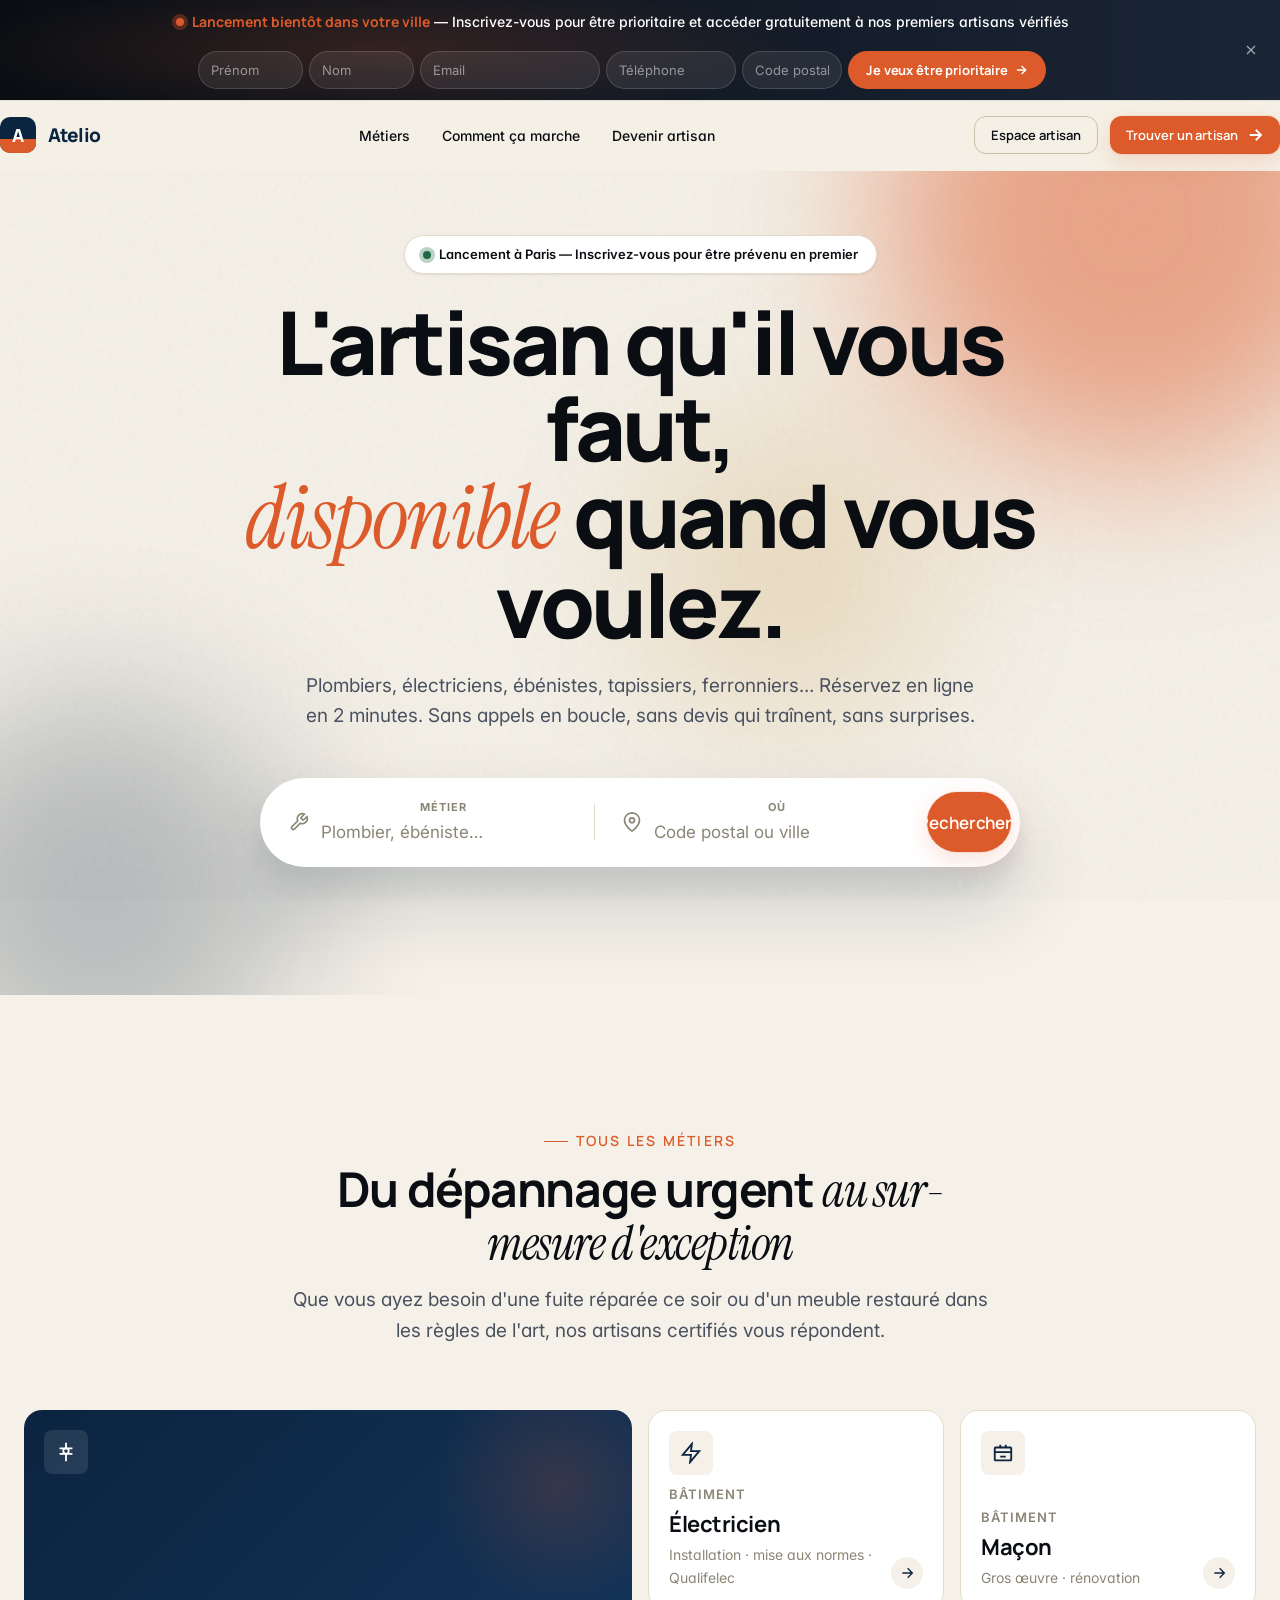
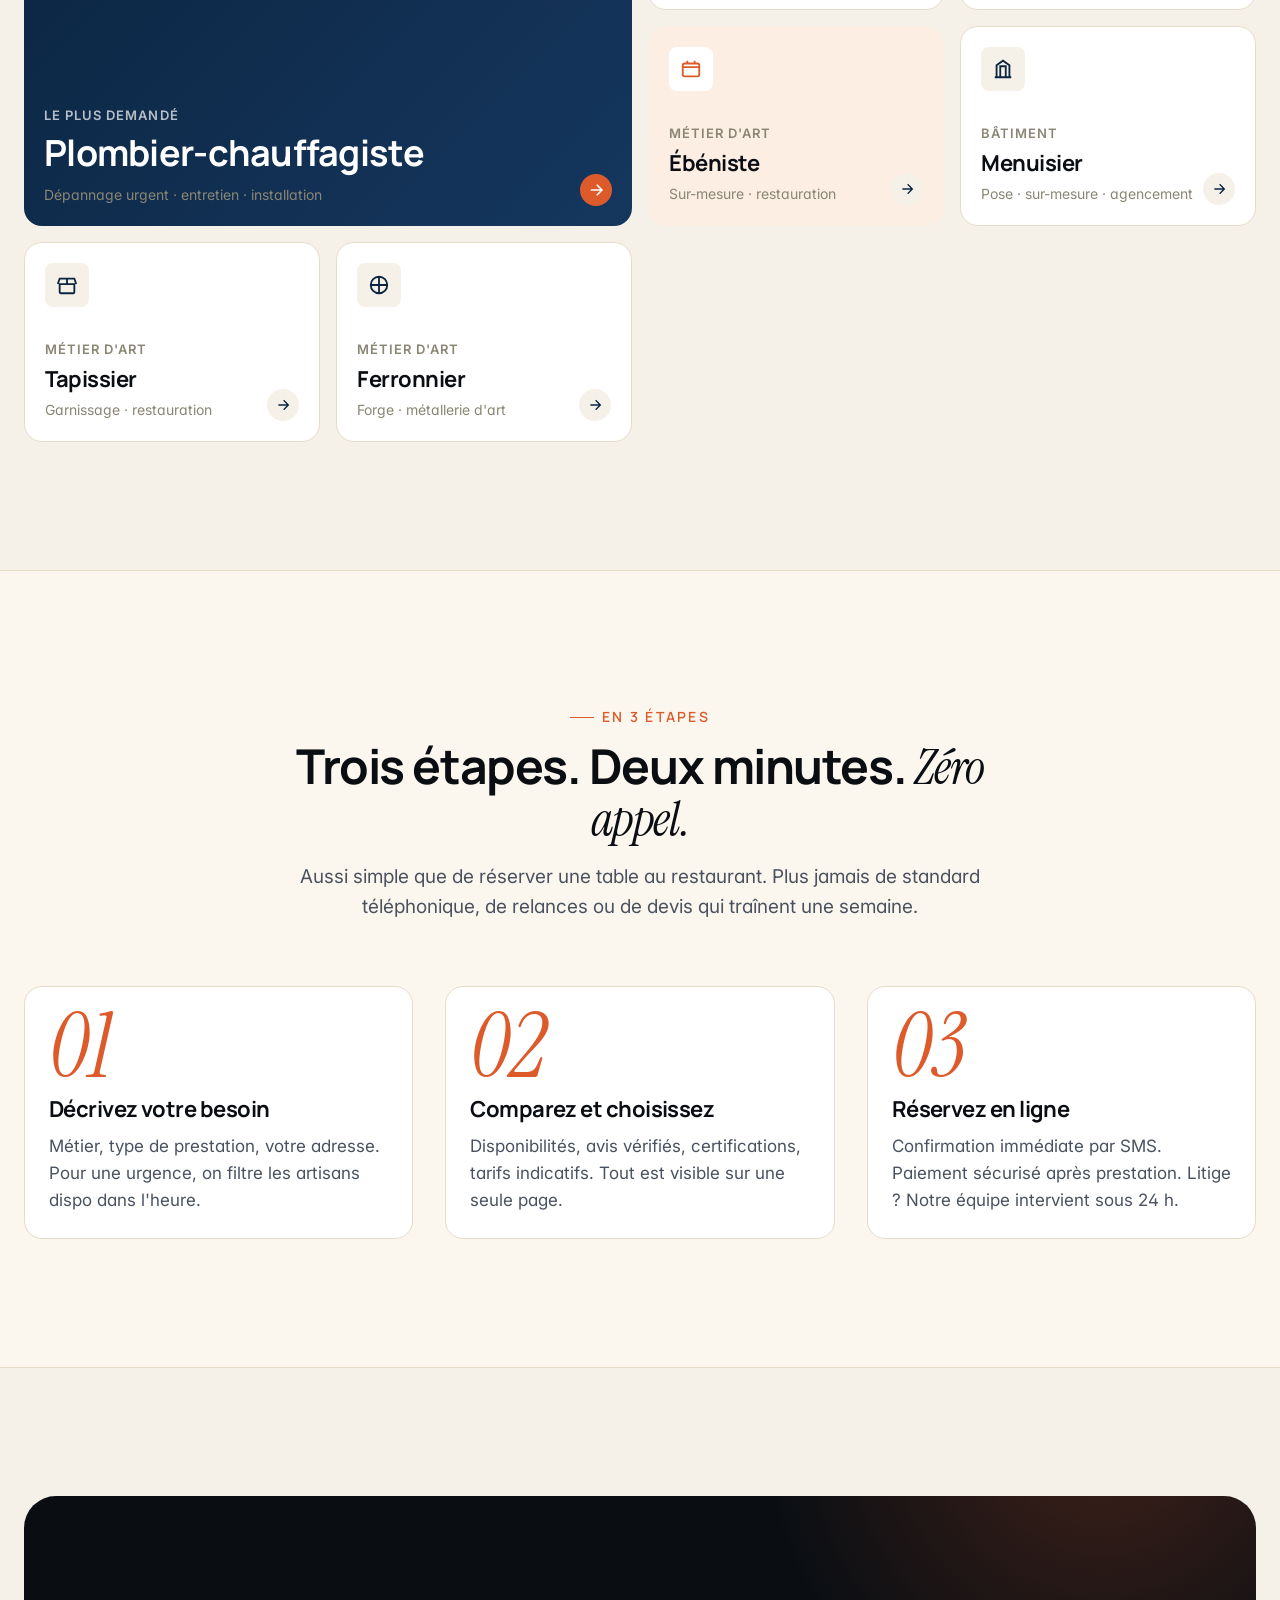
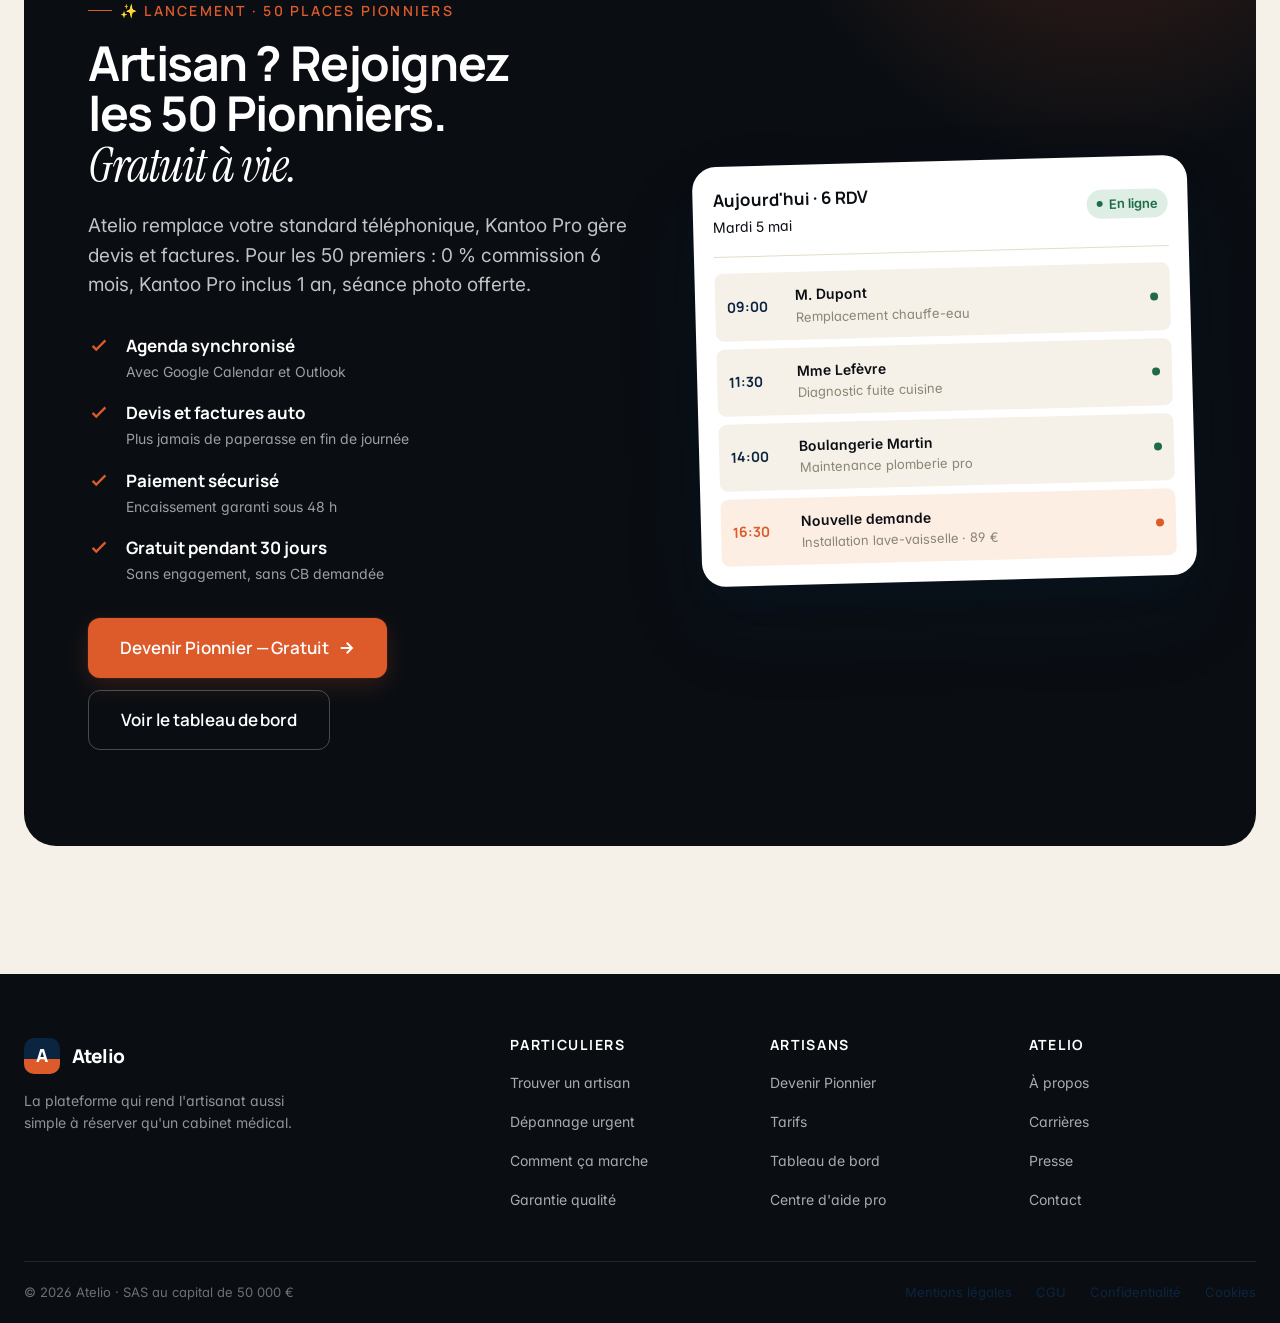
<file: index.html>
<!DOCTYPE html>
<html lang="fr">
<head>
  <meta charset="UTF-8">
  <meta name="viewport" content="width=device-width, initial-scale=1.0">
  <title>Atelio — L'artisan qu'il vous faut, disponible quand vous voulez</title>
  <meta name="description" content="Réservez en ligne un plombier, électricien, menuisier, ébéniste ou tapissier. Lancement à Paris — inscrivez-vous pour être prévenu en premier.">

  <link rel="stylesheet" href="styles.css">

  <link rel="icon" href="data:image/svg+xml,%3Csvg xmlns='http://www.w3.org/2000/svg' viewBox='0 0 32 32'%3E%3Crect width='32' height='32' rx='8' fill='%230B2440'/%3E%3Crect x='0' y='19' width='32' height='13' rx='0' fill='%23DD5A2A'/%3E%3Ctext x='16' y='22' font-family='sans-serif' font-size='18' font-weight='800' fill='white' text-anchor='middle'%3EA%3C/text%3E%3C/svg%3E">
</head>
<body>

  <!-- ============================================================
       BANNIÈRE WAITLIST — connectée à Brevo
       ============================================================ -->
  <div class="waitlist-banner" id="waitlistBanner" role="region" aria-label="Liste d'attente">
    <div class="waitlist-text">
      <span class="pulse-dot"></span>
      <span><strong>Lancement bientôt dans votre ville</strong> — Inscrivez-vous pour être prioritaire et accéder gratuitement à nos premiers artisans vérifiés</span>
    </div>
    <form class="waitlist-form" id="waitlistForm" novalidate>
      <input type="text" id="waitlistFirstName" placeholder="Prénom" autocomplete="given-name" required>
      <input type="text" id="waitlistLastName" placeholder="Nom" autocomplete="family-name" required>
      <input type="email" id="waitlistEmail" placeholder="Email" autocomplete="email" required>
      <input type="tel" id="waitlistPhone" placeholder="Téléphone" autocomplete="tel" required>
      <input type="text" id="waitlistPostal" placeholder="Code postal" inputmode="numeric" pattern="[0-9]{5}" maxlength="5" autocomplete="postal-code" required>
      <button type="submit" id="waitlistSubmit">
        Je veux être prioritaire
        <svg width="14" height="14" viewBox="0 0 24 24" fill="none" stroke="currentColor" stroke-width="2.5"><path d="M5 12h14M13 5l7 7-7 7"/></svg>
      </button>
    </form>
    <div class="waitlist-message" id="waitlistMessage" aria-live="polite"></div>
    <button class="waitlist-close" id="waitlistClose" aria-label="Fermer la bannière">
      <svg viewBox="0 0 24 24" fill="none" stroke="currentColor" stroke-width="2"><path d="M18 6L6 18M6 6l12 12"/></svg>
    </button>
  </div>

  <!-- ============================================================
       NAVIGATION
       ============================================================ -->
  <header class="nav" id="nav">
    <div class="container nav-inner">
      <a href="index.html" class="logo">
        <span class="logo-mark"><span>A</span></span>
        Atelio
      </a>

      <nav>
        <ul class="nav-links">
          <li><a href="#categories">Métiers</a></li>
          <li><a href="#how">Comment ça marche</a></li>
          <li><a href="#artisans">Devenir artisan</a></li>
        </ul>
      </nav>

      <div class="nav-actions">
        <a href="devenir-artisan.html" class="btn btn-ghost btn-sm">Espace artisan</a>
        <a href="recherche.html" class="btn btn-primary btn-sm">
          Trouver un artisan
          <svg class="arrow" viewBox="0 0 24 24" fill="none" stroke="currentColor" stroke-width="2.5"><path d="M5 12h14M13 5l7 7-7 7"/></svg>
        </a>
      </div>
    </div>
  </header>

  <!-- ============================================================
       HERO V2 — gradient mesh, typo dramatique
       ============================================================ -->
  <section class="hero">
    <div class="hero-bg">
      <div class="hero-orb orb-1"></div>
      <div class="hero-orb orb-2"></div>
      <div class="hero-orb orb-3"></div>
    </div>

    <div class="container hero-inner">
      <div class="hero-eyebrow reveal">
        <span class="dot"></span>
        Lancement à Paris — Inscrivez-vous pour être prévenu en premier
      </div>

      <h1 class="reveal delay-1">
        L'artisan qu'il vous faut,<br>
        <span class="accent">disponible</span> quand vous voulez.
      </h1>

      <p class="lead reveal delay-2">
        Plombiers, électriciens, ébénistes, tapissiers, ferronniers&hellip; Réservez en ligne en 2 minutes. Sans appels en boucle, sans devis qui traînent, sans surprises.
      </p>

      <!-- Search bar premium -->
      <form class="search-bar reveal delay-3" id="heroSearch" role="search" aria-label="Rechercher un artisan">
        <label class="search-field">
          <svg viewBox="0 0 24 24" fill="none" stroke="currentColor" stroke-width="2"><path d="M14.7 6.3a1 1 0 0 0 0 1.4l1.6 1.6a1 1 0 0 0 1.4 0l3.77-3.77a6 6 0 0 1-7.94 7.94l-6.91 6.91a2.12 2.12 0 0 1-3-3l6.91-6.91a6 6 0 0 1 7.94-7.94l-3.76 3.76z"/></svg>
          <div class="search-field-content">
            <span class="search-field-label">Métier</span>
            <input type="text" id="searchCraft" placeholder="Plombier, ébéniste…" autocomplete="off">
          </div>
        </label>
        <span class="search-field-divider"></span>
        <label class="search-field">
          <svg viewBox="0 0 24 24" fill="none" stroke="currentColor" stroke-width="2"><path d="M21 10c0 7-9 13-9 13s-9-6-9-13a9 9 0 1 1 18 0z"/><circle cx="12" cy="10" r="3"/></svg>
          <div class="search-field-content">
            <span class="search-field-label">Où</span>
            <input type="text" id="searchLoc" placeholder="Code postal ou ville" autocomplete="off">
          </div>
        </label>
        <button class="btn btn-primary" type="submit">
          Rechercher
          <svg class="arrow" viewBox="0 0 24 24" fill="none" stroke="currentColor" stroke-width="2.5"><path d="M5 12h14M13 5l7 7-7 7"/></svg>
        </button>
      </form>

    </div>
  </section>

  <!-- ============================================================
       BENTO CATEGORIES
       ============================================================ -->
  <section id="categories">
    <div class="container">
      <div class="section-header reveal">
        <span class="eyebrow">Tous les métiers</span>
        <h2>Du dépannage urgent <span class="serif">au sur-mesure d'exception</span></h2>
        <p>Que vous ayez besoin d'une fuite réparée ce soir ou d'un meuble restauré dans les règles de l'art, nos artisans certifiés vous répondent.</p>
      </div>

      <div class="bento reveal delay-1">
        <a href="recherche.html?metier=plombier" class="bento-card featured">
          <div>
            <div class="bento-icon">
              <svg viewBox="0 0 24 24" fill="none" stroke="currentColor" stroke-width="2"><path d="M12 2v6M12 14v8M5 8h14M5 14h14"/><circle cx="12" cy="11" r="3"/></svg>
            </div>
          </div>
          <div>
            <div class="bento-craft">Le plus demandé</div>
            <h3>Plombier-chauffagiste</h3>
            <div class="bento-count">Dépannage urgent · entretien · installation</div>
          </div>
          <div class="bento-arrow">
            <svg width="18" height="18" viewBox="0 0 24 24" fill="none" stroke="currentColor" stroke-width="2"><path d="M5 12h14M13 5l7 7-7 7"/></svg>
          </div>
        </a>

        <a href="recherche.html?metier=electricien" class="bento-card">
          <div class="bento-icon">
            <svg viewBox="0 0 24 24" fill="none" stroke="currentColor" stroke-width="2"><path d="M13 2L3 14h9l-1 8 10-12h-9l1-8z"/></svg>
          </div>
          <div>
            <div class="bento-craft">Bâtiment</div>
            <h3>Électricien</h3>
            <div class="bento-count">Installation · mise aux normes · Qualifelec</div>
          </div>
          <div class="bento-arrow">
            <svg width="16" height="16" viewBox="0 0 24 24" fill="none" stroke="currentColor" stroke-width="2"><path d="M5 12h14M13 5l7 7-7 7"/></svg>
          </div>
        </a>

        <a href="recherche.html?metier=macon" class="bento-card">
          <div class="bento-icon">
            <svg viewBox="0 0 24 24" fill="none" stroke="currentColor" stroke-width="2"><rect x="3" y="6" width="18" height="14" rx="1"/><path d="M3 11h18M9 6V3M15 6V3M9 16h6"/></svg>
          </div>
          <div>
            <div class="bento-craft">Bâtiment</div>
            <h3>Maçon</h3>
            <div class="bento-count">Gros œuvre · rénovation</div>
          </div>
          <div class="bento-arrow">
            <svg width="16" height="16" viewBox="0 0 24 24" fill="none" stroke="currentColor" stroke-width="2"><path d="M5 12h14M13 5l7 7-7 7"/></svg>
          </div>
        </a>

        <a href="recherche.html?metier=ebeniste" class="bento-card accent">
          <div class="bento-icon">
            <svg viewBox="0 0 24 24" fill="none" stroke="currentColor" stroke-width="2"><rect x="3" y="6" width="18" height="14" rx="2"/><path d="M3 10h18M8 6V3M16 6V3"/></svg>
          </div>
          <div>
            <div class="bento-craft">Métier d'art</div>
            <h3>Ébéniste</h3>
            <div class="bento-count">Sur-mesure · restauration</div>
          </div>
          <div class="bento-arrow">
            <svg width="16" height="16" viewBox="0 0 24 24" fill="none" stroke="currentColor" stroke-width="2"><path d="M5 12h14M13 5l7 7-7 7"/></svg>
          </div>
        </a>

        <a href="recherche.html?metier=menuisier" class="bento-card">
          <div class="bento-icon">
            <svg viewBox="0 0 24 24" fill="none" stroke="currentColor" stroke-width="2"><path d="M3 21h18M5 21V8l7-5 7 5v13M9 9h6v12H9z"/></svg>
          </div>
          <div>
            <div class="bento-craft">Bâtiment</div>
            <h3>Menuisier</h3>
            <div class="bento-count">Pose · sur-mesure · agencement</div>
          </div>
          <div class="bento-arrow">
            <svg width="16" height="16" viewBox="0 0 24 24" fill="none" stroke="currentColor" stroke-width="2"><path d="M5 12h14M13 5l7 7-7 7"/></svg>
          </div>
        </a>

        <a href="recherche.html?metier=tapissier" class="bento-card">
          <div class="bento-icon">
            <svg viewBox="0 0 24 24" fill="none" stroke="currentColor" stroke-width="2"><path d="M4 11h16v9a1 1 0 0 1-1 1H5a1 1 0 0 1-1-1z"/><path d="M2 11l2-6h16l2 6M12 5v6"/></svg>
          </div>
          <div>
            <div class="bento-craft">Métier d'art</div>
            <h3>Tapissier</h3>
            <div class="bento-count">Garnissage · restauration</div>
          </div>
          <div class="bento-arrow">
            <svg width="16" height="16" viewBox="0 0 24 24" fill="none" stroke="currentColor" stroke-width="2"><path d="M5 12h14M13 5l7 7-7 7"/></svg>
          </div>
        </a>

        <a href="recherche.html?metier=ferronnier" class="bento-card">
          <div class="bento-icon">
            <svg viewBox="0 0 24 24" fill="none" stroke="currentColor" stroke-width="2"><circle cx="12" cy="12" r="9"/><path d="M12 3v18M3 12h18"/></svg>
          </div>
          <div>
            <div class="bento-craft">Métier d'art</div>
            <h3>Ferronnier</h3>
            <div class="bento-count">Forge · métallerie d'art</div>
          </div>
          <div class="bento-arrow">
            <svg width="16" height="16" viewBox="0 0 24 24" fill="none" stroke="currentColor" stroke-width="2"><path d="M5 12h14M13 5l7 7-7 7"/></svg>
          </div>
        </a>
      </div>
    </div>
  </section>

  <!-- ============================================================
       COMMENT ÇA MARCHE
       ============================================================ -->
  <section class="steps" id="how">
    <div class="container">
      <div class="section-header reveal">
        <span class="eyebrow">En 3 étapes</span>
        <h2>Trois étapes. Deux minutes. <span class="serif">Zéro appel.</span></h2>
        <p>Aussi simple que de réserver une table au restaurant. Plus jamais de standard téléphonique, de relances ou de devis qui traînent une semaine.</p>
      </div>

      <div class="steps-grid">
        <div class="step reveal delay-1">
          <div class="step-num">01</div>
          <h3>Décrivez votre besoin</h3>
          <p>Métier, type de prestation, votre adresse. Pour une urgence, on filtre les artisans dispo dans l'heure.</p>
        </div>
        <div class="step reveal delay-2">
          <div class="step-num">02</div>
          <h3>Comparez et choisissez</h3>
          <p>Disponibilités, avis vérifiés, certifications, tarifs indicatifs. Tout est visible sur une seule page.</p>
        </div>
        <div class="step reveal delay-3">
          <div class="step-num">03</div>
          <h3>Réservez en ligne</h3>
          <p>Confirmation immédiate par SMS. Paiement sécurisé après prestation. Litige ? Notre équipe intervient sous 24 h.</p>
        </div>
      </div>
    </div>
  </section>

  <!-- ============================================================
       CTA ARTISAN — sombre, premium
       ============================================================ -->
  <section id="artisans" style="padding-bottom: 0;">
    <div class="artisan-cta reveal">
      <div class="artisan-cta-grid">
        <div>
          <span class="eyebrow" style="color: var(--c-accent);">✨ Lancement · 50 places Pionniers</span>
          <h2 style="margin: 16px 0 0;">Artisan ? Rejoignez les 50 Pionniers. <span class="serif">Gratuit à vie.</span></h2>
          <p class="lead">
            Atelio remplace votre standard téléphonique, Kantoo Pro gère devis et factures. Pour les 50 premiers : 0 % commission 6 mois, Kantoo Pro inclus 1 an, séance photo offerte.
          </p>
          <ul class="benefits">
            <li>
              <svg viewBox="0 0 24 24" fill="none" stroke="currentColor" stroke-width="2.5"><path d="M5 13l4 4L19 7"/></svg>
              <div><strong>Agenda synchronisé</strong><p>Avec Google Calendar et Outlook</p></div>
            </li>
            <li>
              <svg viewBox="0 0 24 24" fill="none" stroke="currentColor" stroke-width="2.5"><path d="M5 13l4 4L19 7"/></svg>
              <div><strong>Devis et factures auto</strong><p>Plus jamais de paperasse en fin de journée</p></div>
            </li>
            <li>
              <svg viewBox="0 0 24 24" fill="none" stroke="currentColor" stroke-width="2.5"><path d="M5 13l4 4L19 7"/></svg>
              <div><strong>Paiement sécurisé</strong><p>Encaissement garanti sous 48 h</p></div>
            </li>
            <li>
              <svg viewBox="0 0 24 24" fill="none" stroke="currentColor" stroke-width="2.5"><path d="M5 13l4 4L19 7"/></svg>
              <div><strong>Gratuit pendant 30 jours</strong><p>Sans engagement, sans CB demandée</p></div>
            </li>
          </ul>
          <div class="artisan-cta-actions">
            <a href="devenir-artisan.html" class="btn btn-primary btn-lg">
              Devenir Pionnier — Gratuit
              <svg class="arrow" viewBox="0 0 24 24" fill="none" stroke="currentColor" stroke-width="2.5"><path d="M5 12h14M13 5l7 7-7 7"/></svg>
            </a>
            <a href="artisan.html" class="btn btn-ghost btn-lg">Voir le tableau de bord</a>
          </div>
        </div>

        <div class="dashboard-mock" aria-hidden="true">
          <div class="dashboard-mock-header">
            <div>
              <div class="dashboard-mock-title">Aujourd'hui · 6 RDV</div>
              <small>Mardi 5 mai</small>
            </div>
            <span class="dashboard-mock-badge"><span class="dot"></span>En ligne</span>
          </div>

          <div class="appt">
            <div class="appt-time">09:00</div>
            <div class="appt-info">
              <div class="appt-client">M. Dupont</div>
              <div class="appt-job">Remplacement chauffe-eau</div>
            </div>
            <div class="appt-status"></div>
          </div>
          <div class="appt">
            <div class="appt-time">11:30</div>
            <div class="appt-info">
              <div class="appt-client">Mme Lefèvre</div>
              <div class="appt-job">Diagnostic fuite cuisine</div>
            </div>
            <div class="appt-status"></div>
          </div>
          <div class="appt">
            <div class="appt-time">14:00</div>
            <div class="appt-info">
              <div class="appt-client">Boulangerie Martin</div>
              <div class="appt-job">Maintenance plomberie pro</div>
            </div>
            <div class="appt-status"></div>
          </div>
          <div class="appt" style="background: var(--c-accent-soft);">
            <div class="appt-time" style="color: var(--c-accent);">16:30</div>
            <div class="appt-info">
              <div class="appt-client">Nouvelle demande</div>
              <div class="appt-job">Installation lave-vaisselle · 89 €</div>
            </div>
            <div class="appt-status" style="background: var(--c-accent);"></div>
          </div>
        </div>
      </div>
    </div>
  </section>

  <!-- ============================================================
       FOOTER
       ============================================================ -->
  <footer class="footer">
    <div class="container">
      <div class="footer-grid">
        <div class="footer-brand">
          <a href="index.html" class="logo">
            <span class="logo-mark"><span>A</span></span>
            Atelio
          </a>
          <p>La plateforme qui rend l'artisanat aussi simple à réserver qu'un cabinet médical.</p>
        </div>

        <div class="footer-col">
          <h4>Particuliers</h4>
          <ul>
            <li><a href="recherche.html">Trouver un artisan</a></li>
            <li><a href="recherche.html?urgent=1">Dépannage urgent</a></li>
            <li><a href="#how">Comment ça marche</a></li>
            <li><a href="#">Garantie qualité</a></li>
          </ul>
        </div>

        <div class="footer-col">
          <h4>Artisans</h4>
          <ul>
            <li><a href="devenir-artisan.html">Devenir Pionnier</a></li>
            <li><a href="#">Tarifs</a></li>
            <li><a href="artisan.html">Tableau de bord</a></li>
            <li><a href="#">Centre d'aide pro</a></li>
          </ul>
        </div>

        <div class="footer-col">
          <h4>Atelio</h4>
          <ul>
            <li><a href="#">À propos</a></li>
            <li><a href="#">Carrières</a></li>
            <li><a href="#">Presse</a></li>
            <li><a href="#">Contact</a></li>
          </ul>
        </div>
      </div>

      <div class="footer-bottom">
        <div>© 2026 Atelio · SAS au capital de 50 000 €</div>
        <div style="display:flex; gap:24px;">
          <a href="#">Mentions légales</a>
          <a href="#">CGU</a>
          <a href="#">Confidentialité</a>
          <a href="#">Cookies</a>
        </div>
      </div>
    </div>
  </footer>

  <!-- ============================================================
       STICKY CTA — apparaît au scroll
       ============================================================ -->
  <div class="sticky-cta" id="stickyCta">
    <div class="sticky-cta-text">
      <strong>Besoin d'un artisan maintenant ?</strong>
      Réservation en 2 minutes
    </div>
    <a href="recherche.html" class="btn btn-primary">
      Trouver un artisan
      <svg class="arrow" width="16" height="16" viewBox="0 0 24 24" fill="none" stroke="currentColor" stroke-width="2.5"><path d="M5 12h14M13 5l7 7-7 7"/></svg>
    </a>
  </div>

  <!-- TOAST -->
  <div class="toast" id="toast">
    <div class="toast-icon">
      <svg viewBox="0 0 24 24" fill="none" stroke="currentColor" stroke-width="3"><path d="M5 13l4 4L19 7"/></svg>
    </div>
    <span id="toastMsg">Recherche enregistrée</span>
  </div>

  <!-- Waitlist Brevo — config dans waitlist.js -->
  <script src="waitlist.js"></script>

  <script>
    // ====================================
    // Nav scroll effect
    // ====================================
    const nav = document.getElementById('nav');
    const stickyCta = document.getElementById('stickyCta');
    let lastScroll = 0;

    window.addEventListener('scroll', () => {
      const y = window.scrollY;
      nav.classList.toggle('scrolled', y > 8);

      // Sticky CTA apparaît après le hero (~700px)
      if (y > 700 && y > lastScroll) {
        stickyCta.classList.add('visible');
      } else if (y < 700) {
        stickyCta.classList.remove('visible');
      }
      lastScroll = y;
    });

    // ====================================
    // Scroll reveal (Intersection Observer)
    // ====================================
    const reveals = document.querySelectorAll('.reveal');
    const io = new IntersectionObserver((entries) => {
      entries.forEach(entry => {
        if (entry.isIntersecting) {
          entry.target.classList.add('in-view');
          io.unobserve(entry.target);
        }
      });
    }, { threshold: 0.1, rootMargin: '0px 0px -60px 0px' });
    reveals.forEach(r => io.observe(r));

    // ====================================
    // Search bar submit
    // ====================================
    document.getElementById('heroSearch').addEventListener('submit', (e) => {
      e.preventDefault();
      const craft = document.getElementById('searchCraft').value.trim();
      const loc = document.getElementById('searchLoc').value.trim();
      const params = new URLSearchParams();
      if (craft) params.set('metier', craft.toLowerCase());
      if (loc) params.set('lieu', loc);
      window.location.href = 'recherche.html' + (params.toString() ? '?' + params : '');
    });

    // ====================================
    // Toast helper
    // ====================================
    function toast(msg) {
      const t = document.getElementById('toast');
      document.getElementById('toastMsg').textContent = msg;
      t.classList.add('show');
      setTimeout(() => t.classList.remove('show'), 3000);
    }
  </script>

</body>
</html>
</file>
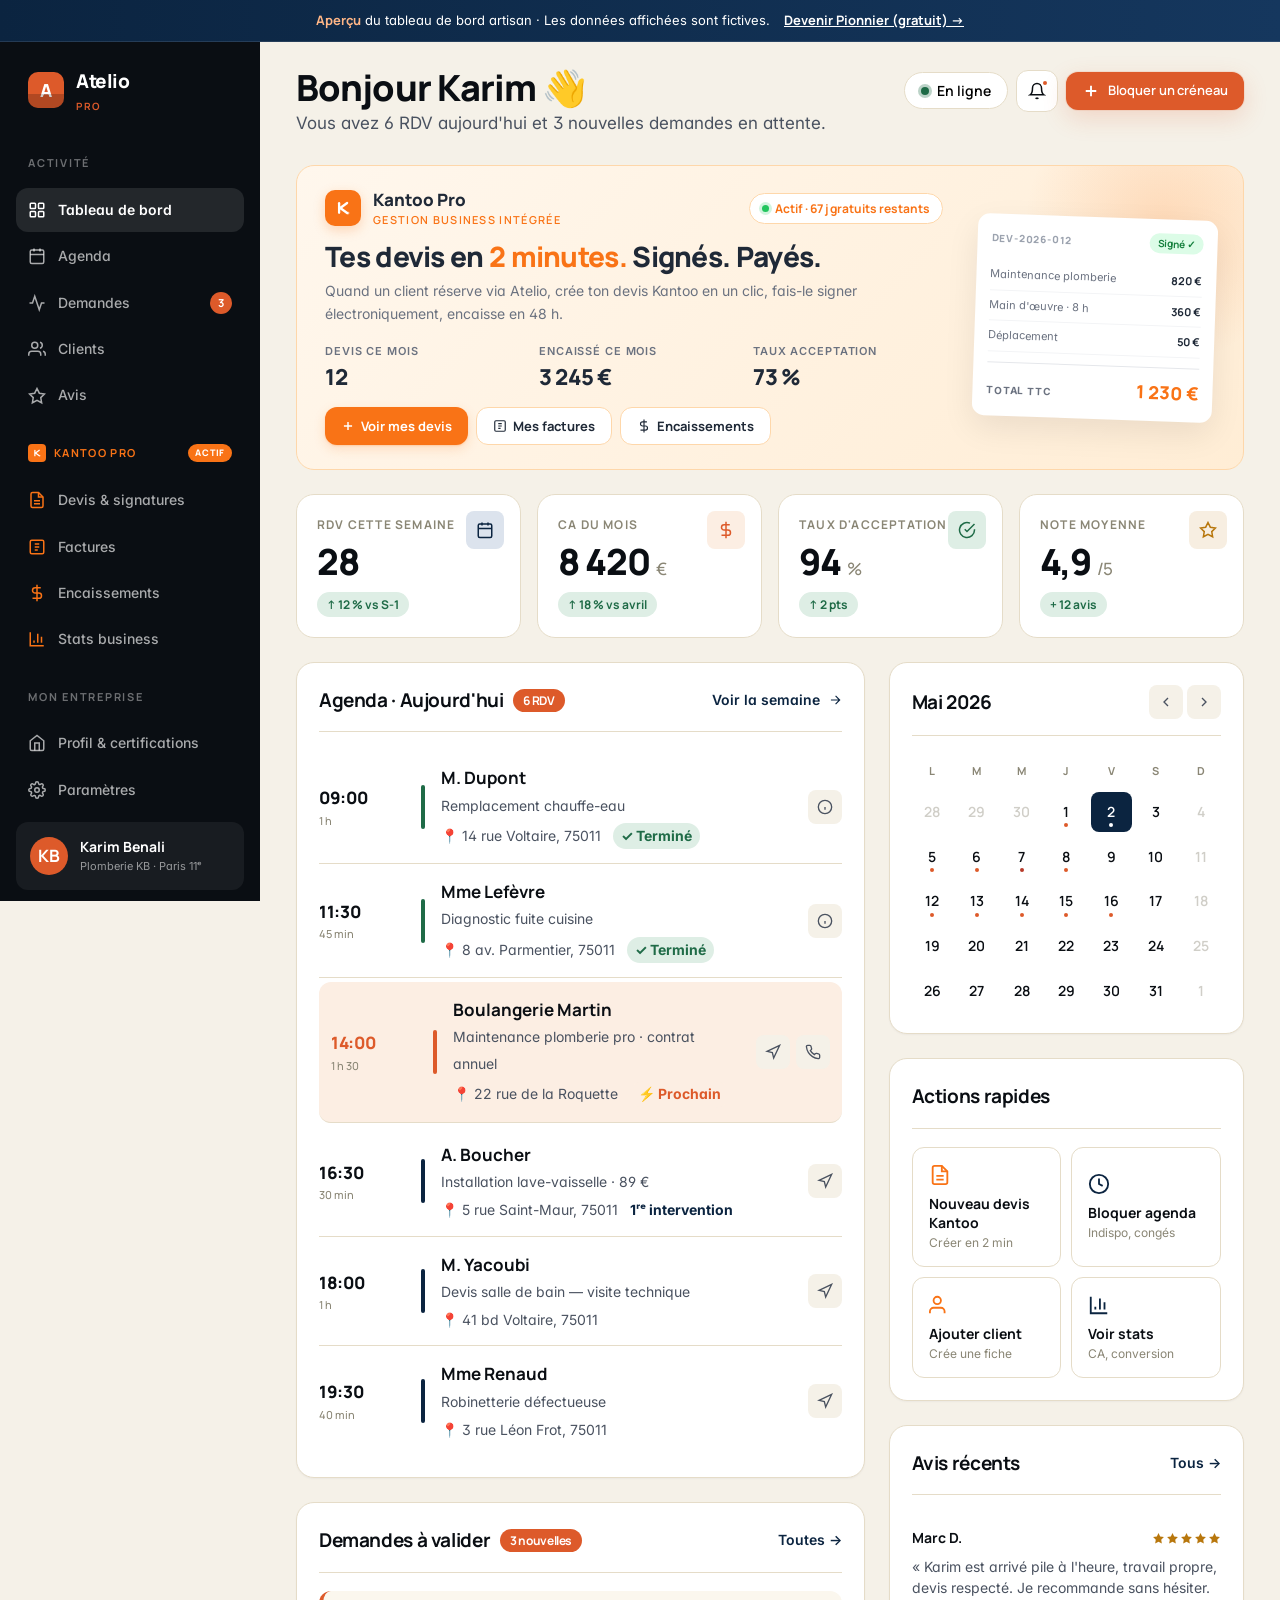
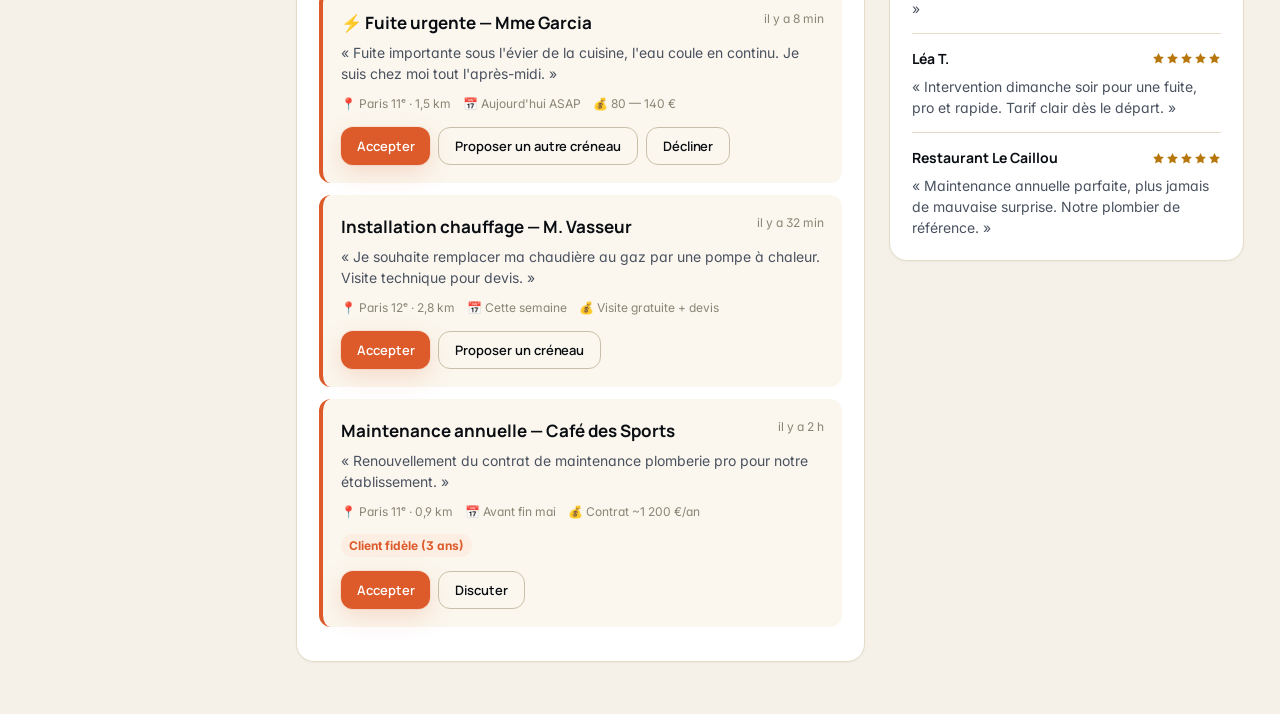
<file: artisan.html>
<!DOCTYPE html>
<html lang="fr">
<head>
  <meta charset="UTF-8">
  <meta name="viewport" content="width=device-width, initial-scale=1.0">
  <title>Tableau de bord · Plomberie KB · Atelio Pro</title>

  <link rel="stylesheet" href="styles.css">

  <link rel="icon" href="data:image/svg+xml,%3Csvg xmlns='http://www.w3.org/2000/svg' viewBox='0 0 32 32'%3E%3Crect width='32' height='32' rx='8' fill='%230B2440'/%3E%3Crect x='0' y='19' width='32' height='13' rx='0' fill='%23DD5A2A'/%3E%3Ctext x='16' y='22' font-family='sans-serif' font-size='18' font-weight='800' fill='white' text-anchor='middle'%3EA%3C/text%3E%3C/svg%3E">

  <style>
    /* ============================================================
       DASHBOARD ARTISAN V2 — design SaaS moderne 2026
       ============================================================ */
    body { background: var(--c-bg); }
    body::before { display: none; } /* Pas de grain sur dashboard */

    .pro-shell {
      display: grid;
      grid-template-columns: 260px 1fr;
      min-height: 100vh;
    }

    /* Sidebar pro — sombre, sophistiquée */
    .pro-sidebar {
      background: var(--c-text);
      color: rgba(255,255,255,0.85);
      padding: 24px 16px;
      position: sticky;
      top: 0;
      height: 100vh;
      overflow-y: auto;
      display: flex;
      flex-direction: column;
    }
    .pro-sidebar::-webkit-scrollbar { width: 6px; }
    .pro-sidebar::-webkit-scrollbar-track { background: rgba(255,255,255,0.03); }
    .pro-sidebar::-webkit-scrollbar-thumb { background: rgba(255,255,255,0.1); }

    .pro-logo {
      display: flex;
      align-items: center;
      gap: 12px;
      padding: 0 12px 24px;
      color: white;
      font-family: var(--font-head);
      font-weight: 800;
      font-size: var(--fs-lg);
      letter-spacing: -0.025em;
    }
    .pro-logo-mark {
      width: 36px;
      height: 36px;
      border-radius: 10px;
      background: var(--c-accent);
      display: grid;
      place-items: center;
      color: white;
      font-weight: 800;
      font-size: 18px;
      position: relative;
      overflow: hidden;
    }
    .pro-logo-mark::after {
      content: "";
      position: absolute;
      bottom: 0; left: 0; right: 0;
      height: 40%;
      background: rgba(0,0,0,0.2);
    }
    .pro-logo small {
      display: block;
      font-size: 10px;
      font-weight: 700;
      color: var(--c-accent);
      text-transform: uppercase;
      letter-spacing: 0.16em;
      margin-top: 2px;
    }

    .pro-nav { list-style: none; padding: 8px 0; }
    .pro-nav li a {
      display: flex;
      align-items: center;
      gap: 12px;
      padding: 11px 12px;
      border-radius: var(--r-md);
      color: rgba(255,255,255,0.65);
      font-size: var(--fs-sm);
      font-weight: 500;
      margin-bottom: 2px;
      transition: all var(--transition-fast);
      cursor: pointer;
    }
    .pro-nav li a:hover { background: rgba(255,255,255,0.06); color: white; }
    .pro-nav li a.active {
      background: rgba(255,255,255,0.1);
      color: white;
      font-weight: 600;
    }
    .pro-nav li a svg { width: 18px; height: 18px; flex-shrink: 0; }
    .pro-nav .pill-count {
      margin-left: auto;
      background: var(--c-accent);
      color: white;
      font-size: 11px;
      font-weight: 700;
      padding: 2px 8px;
      border-radius: var(--r-pill);
      font-family: var(--font-head);
    }

    .pro-nav-section {
      font-size: 11px;
      color: rgba(255,255,255,0.4);
      text-transform: uppercase;
      letter-spacing: 0.16em;
      padding: 16px 12px 8px;
      font-weight: 700;
      font-family: var(--font-head);
    }

    .pro-sidebar-footer {
      margin-top: auto;
      padding: 14px;
      background: rgba(255,255,255,0.06);
      border-radius: var(--r-md);
      display: flex;
      align-items: center;
      gap: 12px;
      cursor: pointer;
      transition: background var(--transition-fast);
    }
    .pro-sidebar-footer:hover { background: rgba(255,255,255,0.1); }
    .pro-sidebar-footer .avatar {
      width: 38px;
      height: 38px;
      background: var(--c-accent);
    }
    .pro-sidebar-footer .name {
      color: white;
      font-size: var(--fs-sm);
      font-weight: 700;
      font-family: var(--font-head);
    }
    .pro-sidebar-footer .company {
      color: rgba(255,255,255,0.55);
      font-size: 11px;
    }

    /* Main area */
    .pro-main {
      padding: 28px 36px;
      max-width: 1500px;
    }

    .pro-header {
      display: flex;
      justify-content: space-between;
      align-items: flex-start;
      margin-bottom: 28px;
      flex-wrap: wrap;
      gap: 16px;
    }
    .pro-header h1 {
      font-size: var(--fs-3xl);
      margin-bottom: 4px;
      letter-spacing: -0.025em;
    }
    .pro-header h1 .wave { font-family: var(--font-serif); font-style: normal; }
    .pro-header-sub { color: var(--c-text-soft); font-size: var(--fs-md); }

    .pro-header-actions { display: flex; gap: 8px; align-items: center; position: relative; }

    /* Status toggle */
    .pro-status-toggle {
      display: flex;
      align-items: center;
      gap: 8px;
      padding: 8px 16px;
      background: var(--c-surface);
      border: 1px solid var(--c-border);
      border-radius: var(--r-pill);
      font-size: var(--fs-sm);
      font-weight: 600;
      cursor: pointer;
      transition: all var(--transition-fast);
      font-family: var(--font-head);
    }
    .pro-status-toggle:hover { border-color: var(--c-success); }
    .pro-status-dot {
      width: 8px;
      height: 8px;
      border-radius: 50%;
      background: var(--c-success);
      position: relative;
    }
    .pro-status-dot::after {
      content: "";
      position: absolute;
      inset: -3px;
      border-radius: 50%;
      background: var(--c-success);
      opacity: 0.3;
      animation: pulse 2s ease-in-out infinite;
    }
    .pro-status-toggle.offline .pro-status-dot { background: var(--c-text-muted); }
    .pro-status-toggle.offline .pro-status-dot::after { display: none; }

    /* Notifications dropdown */
    .notif-btn {
      width: 42px;
      height: 42px;
      border-radius: var(--r-md);
      background: var(--c-surface);
      border: 1px solid var(--c-border);
      display: grid;
      place-items: center;
      cursor: pointer;
      position: relative;
      transition: all var(--transition-fast);
    }
    .notif-btn:hover { border-color: var(--c-primary); }
    .notif-btn svg { width: 18px; height: 18px; color: var(--c-text); }
    .notif-btn::after {
      content: "";
      position: absolute;
      top: 8px;
      right: 8px;
      width: 8px;
      height: 8px;
      background: var(--c-accent);
      border-radius: 50%;
      border: 2px solid var(--c-surface);
    }

    .notif-dropdown {
      position: absolute;
      top: 50px;
      right: 0;
      width: 360px;
      background: var(--c-surface);
      border: 1px solid var(--c-border);
      border-radius: var(--r-lg);
      box-shadow: var(--shadow-xl);
      padding: 8px;
      display: none;
      z-index: 50;
    }
    .notif-dropdown.open { display: block; animation: slideDown 200ms var(--ease); }
    @keyframes slideDown {
      from { opacity: 0; transform: translateY(-8px); }
      to { opacity: 1; transform: translateY(0); }
    }
    .notif-item {
      padding: 12px;
      border-radius: var(--r-sm);
      cursor: pointer;
      transition: background var(--transition-fast);
      display: flex;
      gap: 12px;
      align-items: flex-start;
    }
    .notif-item:hover { background: var(--c-bg); }
    .notif-icon {
      width: 32px; height: 32px;
      border-radius: 50%;
      background: var(--c-accent-soft);
      color: var(--c-accent);
      display: grid;
      place-items: center;
      flex-shrink: 0;
    }
    .notif-icon svg { width: 16px; height: 16px; }
    .notif-icon.success { background: var(--c-success-soft); color: var(--c-success); }
    .notif-icon.info { background: var(--c-primary-soft); color: var(--c-primary); }
    .notif-content { flex: 1; min-width: 0; }
    .notif-title { font-size: var(--fs-sm); font-weight: 600; }
    .notif-desc { font-size: 12px; color: var(--c-text-muted); }
    .notif-time { font-size: 11px; color: var(--c-text-muted); flex-shrink: 0; }
    .notif-divider { height: 1px; background: var(--c-border); margin: 4px; }
    .notif-footer {
      padding: 8px;
      text-align: center;
      font-size: var(--fs-sm);
      color: var(--c-primary);
      font-weight: 600;
      cursor: pointer;
      border-radius: var(--r-sm);
    }
    .notif-footer:hover { background: var(--c-bg); }

    /* KPI cards */
    .kpi-grid {
      display: grid;
      grid-template-columns: repeat(4, 1fr);
      gap: 16px;
      margin-bottom: 24px;
    }
    .kpi {
      background: var(--c-surface);
      border: 1px solid var(--c-border);
      border-radius: var(--r-lg);
      padding: 20px;
      position: relative;
      overflow: hidden;
      transition: all var(--transition-fast);
    }
    .kpi:hover { transform: translateY(-2px); box-shadow: var(--shadow-md); }
    .kpi-label {
      font-size: 12px;
      color: var(--c-text-muted);
      text-transform: uppercase;
      letter-spacing: 0.1em;
      font-weight: 700;
      margin-bottom: 8px;
      font-family: var(--font-head);
    }
    .kpi-value {
      font-family: var(--font-head);
      font-weight: 800;
      font-size: var(--fs-3xl);
      color: var(--c-text);
      line-height: 1.1;
      letter-spacing: -0.03em;
    }
    .kpi-value small {
      font-size: var(--fs-md);
      color: var(--c-text-muted);
      font-weight: 500;
      margin-left: 4px;
    }
    .kpi-trend {
      display: inline-flex;
      align-items: center;
      gap: 4px;
      margin-top: 10px;
      font-size: 12px;
      font-weight: 700;
      padding: 3px 10px;
      border-radius: var(--r-pill);
      font-family: var(--font-head);
    }
    .kpi-trend.up { color: var(--c-success); background: var(--c-success-soft); }
    .kpi-trend.down { color: var(--c-danger); background: rgba(184, 58, 42, 0.1); }
    .kpi-icon {
      position: absolute;
      top: 16px;
      right: 16px;
      width: 38px;
      height: 38px;
      border-radius: var(--r-sm);
      background: var(--c-primary-soft);
      color: var(--c-primary);
      display: grid;
      place-items: center;
    }
    .kpi-icon svg { width: 18px; height: 18px; }
    .kpi.accent .kpi-icon { background: var(--c-accent-soft); color: var(--c-accent); }
    .kpi.success .kpi-icon { background: var(--c-success-soft); color: var(--c-success); }
    .kpi.warning .kpi-icon { background: rgba(184, 119, 13, 0.12); color: var(--c-warning); }

    /* Two-col content */
    .pro-content {
      display: grid;
      grid-template-columns: 1.6fr 1fr;
      gap: 24px;
    }

    .panel {
      background: var(--c-surface);
      border: 1px solid var(--c-border);
      border-radius: var(--r-lg);
      padding: 22px;
      margin-bottom: 24px;
      box-shadow: var(--shadow-xs);
    }
    .panel-header {
      display: flex;
      justify-content: space-between;
      align-items: center;
      margin-bottom: 18px;
      padding-bottom: 16px;
      border-bottom: 1px solid var(--c-border);
    }
    .panel-title {
      font-family: var(--font-head);
      font-weight: 700;
      font-size: var(--fs-lg);
      display: flex;
      align-items: center;
      gap: 10px;
      letter-spacing: -0.02em;
    }
    .panel-title .badge {
      background: var(--c-accent);
      color: white;
      padding: 2px 10px;
      font-size: 12px;
      font-weight: 700;
      border-radius: var(--r-pill);
      font-family: var(--font-head);
    }

    /* Agenda timeline */
    .agenda-item {
      display: grid;
      grid-template-columns: 86px 4px 1fr auto;
      gap: 16px;
      align-items: center;
      padding: 14px 0;
      border-bottom: 1px solid var(--c-border);
      transition: padding var(--transition-fast);
    }
    .agenda-item:last-child { border-bottom: none; }
    .agenda-item:hover { padding-left: 8px; }
    .agenda-time {
      font-family: var(--font-head);
      font-weight: 800;
      color: var(--c-text);
      font-size: var(--fs-md);
      letter-spacing: -0.02em;
    }
    .agenda-time small {
      display: block;
      font-size: 11px;
      color: var(--c-text-muted);
      font-weight: 500;
      letter-spacing: normal;
    }
    .agenda-bar { width: 4px; background: var(--c-primary); border-radius: 2px; height: 44px; }
    .agenda-bar.urgent { background: var(--c-accent); }
    .agenda-bar.done { background: var(--c-success); }
    .agenda-info strong {
      display: block;
      font-size: var(--fs-md);
      font-family: var(--font-head);
    }
    .agenda-info span { color: var(--c-text-soft); font-size: var(--fs-sm); }
    .agenda-info .meta {
      display: flex;
      gap: 12px;
      margin-top: 4px;
      font-size: 12px;
      color: var(--c-text-muted);
      flex-wrap: wrap;
    }
    .agenda-info .meta span { display: inline-flex; align-items: center; gap: 4px; }
    .agenda-info .meta .done-tag {
      color: var(--c-success);
      font-weight: 700;
      background: var(--c-success-soft);
      padding: 2px 8px;
      border-radius: var(--r-pill);
    }
    .agenda-info .meta .next-tag {
      color: var(--c-accent);
      font-weight: 700;
      background: var(--c-accent-soft);
      padding: 2px 8px;
      border-radius: var(--r-pill);
    }
    .agenda-action { display: flex; gap: 6px; }
    .icon-btn {
      width: 34px;
      height: 34px;
      border-radius: var(--r-sm);
      background: var(--c-bg);
      color: var(--c-text-soft);
      display: grid;
      place-items: center;
      cursor: pointer;
      transition: all var(--transition-fast);
      border: 1px solid transparent;
    }
    .icon-btn:hover { background: var(--c-primary); color: white; transform: translateY(-1px); }
    .icon-btn svg { width: 16px; height: 16px; }

    .agenda-next {
      background: var(--c-accent-soft);
      border-radius: var(--r-md);
      padding-left: 12px !important;
      padding-right: 12px !important;
      margin: 4px 0;
    }
    .agenda-next .agenda-time { color: var(--c-accent); }

    /* Demandes entrantes */
    .request {
      padding: 18px;
      background: var(--c-surface-warm);
      border-radius: var(--r-md);
      margin-bottom: 12px;
      border-left: 4px solid var(--c-accent);
      transition: all var(--transition-fast);
    }
    .request.removing {
      transform: translateX(-100%);
      opacity: 0;
      max-height: 0;
      padding-top: 0;
      padding-bottom: 0;
      margin: 0;
    }
    .request-header {
      display: flex;
      justify-content: space-between;
      gap: 12px;
      margin-bottom: 6px;
    }
    .request-title { font-family: var(--font-head); font-weight: 700; font-size: var(--fs-md); }
    .request-time { font-size: 12px; color: var(--c-text-muted); white-space: nowrap; }
    .request-detail { color: var(--c-text-soft); font-size: var(--fs-sm); margin-bottom: 10px; line-height: 1.5; }
    .request-meta {
      display: flex;
      gap: 12px;
      font-size: 12px;
      color: var(--c-text-muted);
      margin-bottom: 14px;
      flex-wrap: wrap;
    }
    .request-meta span { display: inline-flex; align-items: center; gap: 4px; }
    .request-meta .loyal { color: var(--c-accent); font-weight: 700; background: var(--c-accent-soft); padding: 2px 8px; border-radius: var(--r-pill); }
    .request-actions { display: flex; gap: 8px; flex-wrap: wrap; }

    /* Mini calendar */
    .mini-cal-grid {
      display: grid;
      grid-template-columns: repeat(7, 1fr);
      gap: 4px;
    }
    .mini-cal-head {
      text-align: center;
      font-size: 11px;
      color: var(--c-text-muted);
      font-weight: 700;
      text-transform: uppercase;
      padding: 8px 0;
      font-family: var(--font-head);
    }
    .mini-cal-day {
      aspect-ratio: 1;
      display: grid;
      place-items: center;
      border-radius: var(--r-sm);
      font-size: var(--fs-sm);
      font-weight: 600;
      cursor: pointer;
      position: relative;
      transition: all var(--transition-fast);
      font-family: var(--font-head);
    }
    .mini-cal-day:hover { background: var(--c-bg); transform: scale(1.05); }
    .mini-cal-day.today { background: var(--c-primary); color: white; }
    .mini-cal-day.today:hover { background: var(--c-primary-hover); }
    .mini-cal-day.muted { color: var(--c-text-muted); opacity: 0.4; }
    .mini-cal-day.has-rdv::after {
      content: "";
      position: absolute;
      bottom: 5px;
      width: 4px;
      height: 4px;
      border-radius: 50%;
      background: var(--c-accent);
    }
    .mini-cal-day.today.has-rdv::after { background: white; }
    .mini-cal-day.full::after { background: var(--c-danger); }

    /* Reviews */
    .review {
      padding: 14px 0;
      border-bottom: 1px solid var(--c-border);
    }
    .review:last-child { border-bottom: none; padding-bottom: 0; }
    .review:first-child { padding-top: 0; }
    .review-header {
      display: flex;
      justify-content: space-between;
      align-items: center;
      margin-bottom: 6px;
    }
    .review-author { font-weight: 700; font-size: var(--fs-sm); font-family: var(--font-head); }
    .review-stars { display: flex; gap: 1px; color: var(--c-warning); }
    .review-stars svg { width: 13px; height: 13px; fill: currentColor; }
    .review-text { color: var(--c-text-soft); font-size: var(--fs-sm); line-height: 1.5; }

    /* Quick actions */
    .quick-actions {
      display: grid;
      grid-template-columns: repeat(2, 1fr);
      gap: 10px;
    }
    .qa-btn {
      padding: 16px;
      border: 1px solid var(--c-border);
      border-radius: var(--r-md);
      background: var(--c-surface);
      cursor: pointer;
      transition: all var(--transition-fast);
      text-align: left;
      font-family: var(--font-body);
    }
    .qa-btn:hover {
      border-color: var(--c-primary);
      transform: translateY(-2px);
      box-shadow: var(--shadow-sm);
      background: var(--c-bg);
    }
    .qa-btn svg { width: 22px; height: 22px; color: var(--c-primary); margin-bottom: 8px; }
    .qa-btn strong {
      display: block;
      font-size: var(--fs-sm);
      margin-bottom: 2px;
      font-family: var(--font-head);
      color: var(--c-text);
    }
    .qa-btn span { color: var(--c-text-muted); font-size: 12px; }

    /* Modal "bloquer un créneau" */
    .modal-overlay {
      position: fixed;
      inset: 0;
      background: rgba(10, 14, 19, 0.6);
      backdrop-filter: blur(8px);
      z-index: 100;
      display: none;
      align-items: center;
      justify-content: center;
      padding: 24px;
    }
    .modal-overlay.open { display: flex; animation: fadeIn 200ms var(--ease); }
    @keyframes fadeIn { from { opacity: 0; } to { opacity: 1; } }

    .modal {
      background: var(--c-surface);
      border-radius: var(--r-xl);
      max-width: 500px;
      width: 100%;
      max-height: 90vh;
      overflow-y: auto;
      box-shadow: var(--shadow-xl);
      animation: slideUp 300ms var(--ease-spring);
      padding: 32px;
    }
    @keyframes slideUp {
      from { transform: translateY(40px); opacity: 0; }
      to { transform: translateY(0); opacity: 1; }
    }

    .modal h3 {
      font-size: var(--fs-2xl);
      letter-spacing: -0.025em;
      margin-bottom: 8px;
    }
    .modal .modal-subtitle { color: var(--c-text-soft); margin-bottom: 24px; }

    .form-group { margin-bottom: 16px; }
    .form-group label {
      display: block;
      font-weight: 600;
      font-size: var(--fs-sm);
      margin-bottom: 6px;
      color: var(--c-text);
      font-family: var(--font-head);
    }
    .form-group input,
    .form-group textarea,
    .form-group select {
      width: 100%;
      padding: 12px 14px;
      border: 1px solid var(--c-border);
      border-radius: var(--r-md);
      background: var(--c-surface);
      font-size: var(--fs-md);
      transition: all var(--transition-fast);
    }
    .form-group input:focus,
    .form-group textarea:focus,
    .form-group select:focus {
      border-color: var(--c-primary);
      outline: none;
      box-shadow: 0 0 0 3px var(--c-primary-soft);
    }
    .form-row { display: grid; grid-template-columns: 1fr 1fr; gap: 12px; }

    .modal-actions {
      display: flex;
      gap: 12px;
      justify-content: flex-end;
      margin-top: 24px;
      padding-top: 20px;
      border-top: 1px solid var(--c-border);
    }

    /* Demo banner */
    .demo-banner {
      background: var(--c-text);
      color: white;
      padding: 8px 16px;
      text-align: center;
      font-size: 12px;
      font-weight: 500;
    }
    .demo-banner strong { color: var(--c-accent); }

    /* Responsive */
    @media (max-width: 1100px) {
      .pro-shell { grid-template-columns: 1fr; }
      .pro-sidebar { position: static; height: auto; flex-direction: column; }
      .pro-sidebar-footer { margin-top: 16px; }
      .kpi-grid { grid-template-columns: repeat(2, 1fr); }
      .pro-content { grid-template-columns: 1fr; }
      .pro-main { padding: 20px; }
    }

    /* ============================================================
       KANTOO PRO — module gestion intégré (devis, factures, paiements)
       Marque distincte mais cohérente : orange Kantoo #F97316
       ============================================================ */
    :root {
      --kantoo-orange: #F97316;
      --kantoo-orange-hover: #EA580C;
      --kantoo-orange-soft: #FFF7ED;
      --kantoo-dark: #1F2937;
    }

    /* Logo Kantoo (K stylisé) */
    .kantoo-mark {
      width: 28px;
      height: 28px;
      border-radius: 8px;
      background: var(--kantoo-orange);
      display: grid;
      place-items: center;
      flex-shrink: 0;
      position: relative;
    }
    .kantoo-mark svg { width: 18px; height: 18px; }

    .kantoo-logo {
      display: inline-flex;
      align-items: center;
      gap: 8px;
      font-family: var(--font-head);
      font-weight: 800;
      font-size: 15px;
      color: var(--kantoo-dark);
      letter-spacing: -0.025em;
    }

    /* Section header dans la sidebar (avec logo Kantoo) */
    .pro-nav-section.kantoo {
      display: flex;
      align-items: center;
      gap: 8px;
      color: var(--kantoo-orange);
      letter-spacing: 0.12em;
      padding: 16px 12px 8px;
      font-weight: 700;
    }
    .pro-nav-section.kantoo .kantoo-mark {
      width: 18px;
      height: 18px;
      border-radius: 4px;
    }
    .pro-nav-section.kantoo .kantoo-mark svg { width: 12px; height: 12px; }
    .pro-nav-section.kantoo .badge-active {
      margin-left: auto;
      background: var(--kantoo-orange);
      color: white;
      font-size: 9px;
      font-weight: 800;
      padding: 2px 7px;
      border-radius: var(--r-pill);
      letter-spacing: 0.08em;
    }

    /* Items de nav Kantoo : petit liseré orange */
    .pro-nav li.kantoo-item a {
      position: relative;
    }
    .pro-nav li.kantoo-item a:hover {
      background: rgba(249, 115, 22, 0.1);
    }
    .pro-nav li.kantoo-item a svg.icon-main {
      color: var(--kantoo-orange);
    }
    .pro-nav li.kantoo-item a .ext-icon {
      width: 12px;
      height: 12px;
      margin-left: auto;
      color: rgba(255,255,255,0.4);
      flex-shrink: 0;
    }

    /* Hero card Kantoo Pro */
    .kantoo-hero {
      background: linear-gradient(135deg, #FFF7ED 0%, #FFEDD5 100%);
      border: 1px solid #FED7AA;
      border-radius: var(--r-lg);
      padding: 24px 28px;
      margin-bottom: 24px;
      position: relative;
      overflow: hidden;
    }
    .kantoo-hero::before {
      content: "";
      position: absolute;
      top: -80px;
      right: -60px;
      width: 280px;
      height: 280px;
      background: radial-gradient(circle, rgba(249, 115, 22, 0.18), transparent 70%);
      pointer-events: none;
    }

    .kantoo-hero-grid {
      display: grid;
      grid-template-columns: 1.5fr auto;
      gap: 32px;
      align-items: center;
      position: relative;
    }

    .kantoo-hero-header {
      display: flex;
      align-items: center;
      gap: 12px;
      margin-bottom: 14px;
    }
    .kantoo-hero-header .kantoo-mark {
      width: 36px;
      height: 36px;
      border-radius: 10px;
      box-shadow: 0 4px 12px rgba(249, 115, 22, 0.25);
    }
    .kantoo-hero-header .kantoo-mark svg { width: 22px; height: 22px; }
    .kantoo-hero-header .kantoo-title {
      font-family: var(--font-head);
      font-weight: 800;
      font-size: var(--fs-md);
      color: var(--kantoo-dark);
      line-height: 1.2;
    }
    .kantoo-hero-header .kantoo-title small {
      display: block;
      font-size: 11px;
      font-weight: 600;
      color: var(--kantoo-orange);
      text-transform: uppercase;
      letter-spacing: 0.12em;
      margin-top: 2px;
    }
    .kantoo-active-badge {
      margin-left: auto;
      display: inline-flex;
      align-items: center;
      gap: 6px;
      background: white;
      border: 1px solid #FED7AA;
      color: var(--kantoo-orange);
      padding: 5px 12px;
      border-radius: var(--r-pill);
      font-size: 12px;
      font-weight: 700;
      font-family: var(--font-head);
    }
    .kantoo-active-badge .dot {
      width: 7px;
      height: 7px;
      background: #22C55E;
      border-radius: 50%;
      box-shadow: 0 0 0 3px rgba(34, 197, 94, 0.2);
    }

    .kantoo-hero h3 {
      font-family: var(--font-head);
      font-weight: 800;
      font-size: var(--fs-2xl);
      color: var(--kantoo-dark);
      letter-spacing: -0.025em;
      line-height: 1.15;
      margin-bottom: 8px;
    }
    .kantoo-hero h3 .accent { color: var(--kantoo-orange); }
    .kantoo-hero p {
      color: #6B7280;
      font-size: var(--fs-sm);
      margin-bottom: 18px;
    }

    .kantoo-mini-stats {
      display: flex;
      gap: 24px;
      margin-bottom: 18px;
    }
    .kantoo-mini-stat {
      flex: 1;
    }
    .kantoo-mini-stat-label {
      font-size: 11px;
      color: #6B7280;
      text-transform: uppercase;
      letter-spacing: 0.08em;
      font-weight: 600;
      margin-bottom: 4px;
    }
    .kantoo-mini-stat-value {
      font-family: var(--font-head);
      font-weight: 800;
      font-size: var(--fs-xl);
      color: var(--kantoo-dark);
      letter-spacing: -0.02em;
      line-height: 1.1;
    }

    .kantoo-actions {
      display: flex;
      gap: 8px;
      flex-wrap: wrap;
    }
    .kantoo-btn {
      display: inline-flex;
      align-items: center;
      gap: 6px;
      padding: 9px 16px;
      border-radius: var(--r-md);
      font-family: var(--font-head);
      font-weight: 700;
      font-size: 13px;
      cursor: pointer;
      transition: all var(--transition-fast);
      border: none;
      text-decoration: none;
    }
    .kantoo-btn-primary {
      background: var(--kantoo-orange);
      color: white;
      box-shadow: 0 1px 2px rgba(249, 115, 22, 0.2), 0 4px 12px rgba(249, 115, 22, 0.18);
    }
    .kantoo-btn-primary:hover {
      background: var(--kantoo-orange-hover);
      color: white;
      transform: translateY(-1px);
    }
    .kantoo-btn-ghost {
      background: white;
      color: var(--kantoo-dark);
      border: 1px solid #FED7AA;
    }
    .kantoo-btn-ghost:hover {
      background: var(--kantoo-orange-soft);
      color: var(--kantoo-orange);
      border-color: var(--kantoo-orange);
    }
    .kantoo-btn svg { width: 14px; height: 14px; }

    /* Mockup right side : aperçu d'un devis Kantoo */
    .kantoo-hero-mockup {
      background: white;
      border-radius: var(--r-md);
      padding: 14px;
      box-shadow: 0 12px 32px rgba(0, 0, 0, 0.08);
      width: 240px;
      transform: rotate(2deg);
      transition: transform var(--transition);
    }
    .kantoo-hero-mockup:hover { transform: rotate(0deg); }
    .kantoo-mockup-header {
      display: flex;
      justify-content: space-between;
      align-items: center;
      margin-bottom: 12px;
    }
    .kantoo-mockup-id {
      font-family: var(--font-head);
      font-size: 10px;
      font-weight: 800;
      color: #9CA3AF;
      letter-spacing: 0.08em;
    }
    .kantoo-mockup-status {
      background: #DCFCE7;
      color: #15803D;
      font-size: 10px;
      font-weight: 700;
      padding: 2px 8px;
      border-radius: var(--r-pill);
      font-family: var(--font-head);
    }
    .kantoo-mockup-line {
      display: flex;
      justify-content: space-between;
      padding: 6px 0;
      font-size: 11px;
      border-bottom: 1px solid #F3F4F6;
    }
    .kantoo-mockup-line:last-child { border-bottom: none; }
    .kantoo-mockup-line span:first-child { color: #6B7280; }
    .kantoo-mockup-line span:last-child { font-weight: 700; color: var(--kantoo-dark); font-family: var(--font-head); }
    .kantoo-mockup-total {
      margin-top: 10px;
      padding-top: 10px;
      border-top: 1px solid #E5E7EB;
      display: flex;
      justify-content: space-between;
      align-items: baseline;
    }
    .kantoo-mockup-total span:first-child { font-size: 10px; color: #6B7280; text-transform: uppercase; letter-spacing: 0.08em; font-weight: 700; }
    .kantoo-mockup-total span:last-child {
      font-family: var(--font-head);
      font-weight: 800;
      font-size: 18px;
      color: var(--kantoo-orange);
    }

    /* Bridge note — explique la connexion Atelio → Kantoo */
    .bridge-note {
      display: inline-flex;
      align-items: center;
      gap: 8px;
      background: var(--c-surface);
      border: 1px solid var(--c-border);
      padding: 6px 14px;
      border-radius: var(--r-pill);
      font-size: 12px;
      color: var(--c-text-soft);
      margin-bottom: 16px;
    }
    .bridge-note strong { color: var(--c-text); font-family: var(--font-head); }
    .bridge-note .arrow {
      width: 16px;
      height: 16px;
      color: var(--kantoo-orange);
    }

    @media (max-width: 900px) {
      .kantoo-hero { padding: 20px; }
      .kantoo-hero-grid { grid-template-columns: 1fr; gap: 20px; }
      .kantoo-hero-mockup { transform: none; width: 100%; max-width: 280px; margin: 0 auto; }
      .kantoo-mini-stats { gap: 16px; }
    }

    /* ============================================================
       SYSTÈME DE VUES — switching entre Atelio dashboard et pages Kantoo
       ============================================================ */
    .view { display: none; }
    .view.active { display: block; animation: viewFade 240ms var(--ease); }
    @keyframes viewFade {
      from { opacity: 0; transform: translateY(8px); }
      to { opacity: 1; transform: translateY(0); }
    }

    /* ============================================================
       PAGES KANTOO — devis, factures, paiements, stats
       Recopiées depuis app/(dashboard)/*/page.tsx, en HTML statique
       ============================================================ */

    .k-page {
      max-width: 1100px;
      margin: 0 auto;
    }

    .k-page-header {
      display: flex;
      justify-content: space-between;
      align-items: flex-start;
      gap: 16px;
      margin-bottom: 24px;
      flex-wrap: wrap;
    }
    .k-page-header h1 {
      font-family: var(--font-head);
      font-weight: 800;
      font-size: var(--fs-3xl);
      color: var(--kantoo-dark);
      letter-spacing: -0.025em;
      margin-bottom: 4px;
    }
    .k-page-header .count {
      color: #9CA3AF;
      font-size: var(--fs-sm);
    }
    .k-page-header-actions {
      display: flex;
      gap: 8px;
      align-items: center;
      flex-wrap: wrap;
    }

    /* Kantoo buttons — same orange as before */
    .k-btn {
      display: inline-flex;
      align-items: center;
      justify-content: center;
      gap: 8px;
      padding: 10px 18px;
      border-radius: var(--r-md);
      font-family: var(--font-head);
      font-weight: 700;
      font-size: 13px;
      cursor: pointer;
      transition: all var(--transition-fast);
      border: none;
      text-decoration: none;
      white-space: nowrap;
    }
    .k-btn-primary {
      background: var(--kantoo-orange);
      color: white;
      box-shadow: 0 1px 2px rgba(249, 115, 22, 0.2), 0 4px 12px rgba(249, 115, 22, 0.18);
    }
    .k-btn-primary:hover {
      background: var(--kantoo-orange-hover);
      color: white;
      transform: translateY(-1px);
    }
    .k-btn-ghost {
      background: white;
      color: #6B7280;
      border: 1px solid #E5E7EB;
      box-shadow: 0 1px 2px rgba(0,0,0,0.04);
    }
    .k-btn-ghost:hover {
      background: #F9FAFB;
      color: var(--kantoo-dark);
    }
    .k-btn svg { width: 14px; height: 14px; }

    /* Kantoo search bar */
    .k-search {
      position: relative;
      margin-bottom: 12px;
    }
    .k-search svg {
      position: absolute;
      left: 14px;
      top: 50%;
      transform: translateY(-50%);
      width: 16px;
      height: 16px;
      color: #9CA3AF;
      pointer-events: none;
    }
    .k-search input {
      width: 100%;
      padding: 12px 16px 12px 40px;
      border: 1px solid #E5E7EB;
      border-radius: var(--r-md);
      background: white;
      font-size: 14px;
      box-shadow: 0 1px 2px rgba(0,0,0,0.04);
      outline: none;
      transition: all var(--transition-fast);
      font-family: inherit;
    }
    .k-search input:focus {
      border-color: var(--kantoo-orange);
      box-shadow: 0 0 0 3px rgba(249, 115, 22, 0.15);
    }
    .k-search input::placeholder { color: #9CA3AF; }

    /* Kantoo filter pills */
    .k-filters {
      display: flex;
      gap: 8px;
      overflow-x: auto;
      padding-bottom: 4px;
      margin-bottom: 16px;
    }
    .k-filter {
      flex-shrink: 0;
      display: inline-flex;
      align-items: center;
      gap: 6px;
      padding: 7px 14px;
      border-radius: var(--r-pill);
      background: white;
      border: 1px solid #E5E7EB;
      font-size: 13px;
      font-weight: 500;
      color: #6B7280;
      cursor: pointer;
      transition: all var(--transition-fast);
      font-family: inherit;
    }
    .k-filter:hover { background: #F9FAFB; }
    .k-filter.active {
      background: var(--kantoo-orange);
      color: white;
      border-color: var(--kantoo-orange);
      box-shadow: 0 1px 2px rgba(249, 115, 22, 0.15);
    }
    .k-filter .pill-count {
      padding: 1px 7px;
      border-radius: var(--r-pill);
      background: #F3F4F6;
      color: #6B7280;
      font-size: 10px;
      font-weight: 700;
    }
    .k-filter.active .pill-count { background: rgba(255,255,255,0.25); color: white; }

    /* Kantoo summary cards (Factures + Paiements pages) */
    .k-summary-grid {
      display: grid;
      grid-template-columns: repeat(3, 1fr);
      gap: 12px;
      margin-bottom: 16px;
    }
    .k-summary-card {
      padding: 14px 18px;
      border-radius: var(--r-lg);
    }
    .k-summary-card.green { background: #F0FDF4; }
    .k-summary-card.blue  { background: #EFF6FF; }
    .k-summary-card.amber { background: #FFFBEB; }
    .k-summary-card.rose  { background: #FFF1F2; }
    .k-summary-card.sky   { background: #F0F9FF; }
    .k-summary-label {
      font-size: 11px;
      font-weight: 700;
      text-transform: uppercase;
      letter-spacing: 0.06em;
      color: #9CA3AF;
    }
    .k-summary-value {
      font-family: var(--font-head);
      font-weight: 800;
      font-size: var(--fs-xl);
      letter-spacing: -0.02em;
      margin-top: 4px;
      font-variant-numeric: tabular-nums;
    }
    .k-summary-card.green .k-summary-value { color: #16A34A; }
    .k-summary-card.blue  .k-summary-value { color: #2563EB; }
    .k-summary-card.amber .k-summary-value { color: #D97706; }
    .k-summary-card.rose  .k-summary-value { color: #E11D48; }
    .k-summary-card.sky   .k-summary-value { color: #0284C7; }

    /* Kantoo metric cards (paiements page — with icon) */
    .k-metric-grid {
      display: grid;
      grid-template-columns: repeat(3, 1fr);
      gap: 14px;
      margin-bottom: 20px;
    }
    .k-metric {
      display: flex;
      align-items: center;
      gap: 14px;
      padding: 16px 18px;
      border-radius: var(--r-lg);
    }
    .k-metric.green { background: #F0FDF4; }
    .k-metric.blue  { background: #EFF6FF; }
    .k-metric.amber { background: #FFFBEB; }
    .k-metric-icon {
      width: 42px;
      height: 42px;
      border-radius: var(--r-md);
      background: white;
      display: grid;
      place-items: center;
      flex-shrink: 0;
      box-shadow: 0 1px 2px rgba(0,0,0,0.04);
    }
    .k-metric-icon svg { width: 18px; height: 18px; }
    .k-metric.green .k-metric-icon svg { color: #16A34A; }
    .k-metric.blue  .k-metric-icon svg { color: #2563EB; }
    .k-metric.amber .k-metric-icon svg { color: #D97706; }
    .k-metric-info { min-width: 0; }
    .k-metric-info p:nth-child(1) {
      font-size: 11px;
      font-weight: 700;
      text-transform: uppercase;
      letter-spacing: 0.06em;
      color: #9CA3AF;
    }
    .k-metric-info p:nth-child(2) {
      font-family: var(--font-head);
      font-weight: 800;
      font-size: var(--fs-xl);
      letter-spacing: -0.02em;
      margin-top: 2px;
      font-variant-numeric: tabular-nums;
    }
    .k-metric.green .k-metric-info p:nth-child(2) { color: #16A34A; }
    .k-metric.blue  .k-metric-info p:nth-child(2) { color: #2563EB; }
    .k-metric.amber .k-metric-info p:nth-child(2) { color: #D97706; }
    .k-metric-info p:nth-child(3) {
      font-size: 11px;
      color: #9CA3AF;
      margin-top: 2px;
    }

    /* Kantoo card / table container */
    .k-card {
      background: white;
      border-radius: var(--r-lg);
      box-shadow: 0 1px 3px rgba(0,0,0,0.04), 0 1px 2px rgba(0,0,0,0.02);
      overflow: hidden;
    }
    .k-card-header {
      padding: 14px 20px;
      border-bottom: 1px solid #F3F4F6;
      font-family: var(--font-head);
      font-weight: 700;
      font-size: 14px;
      color: var(--kantoo-dark);
    }

    /* Kantoo data table */
    .k-table {
      width: 100%;
      border-collapse: collapse;
    }
    .k-table thead tr {
      background: #F9FAFB;
      border-bottom: 1px solid #F3F4F6;
    }
    .k-table th {
      padding: 12px 20px;
      text-align: left;
      font-size: 11px;
      font-weight: 700;
      text-transform: uppercase;
      letter-spacing: 0.06em;
      color: #9CA3AF;
    }
    .k-table tbody tr {
      border-bottom: 1px solid #F3F4F6;
      transition: background var(--transition-fast);
      cursor: pointer;
    }
    .k-table tbody tr:nth-child(even) { background: #FAFAFA; }
    .k-table tbody tr:hover { background: #FFF7ED; }
    .k-table tbody tr:last-child { border-bottom: none; }
    .k-table td {
      padding: 14px 20px;
      font-size: 13px;
      color: #374151;
    }
    .k-table td.mono {
      font-family: ui-monospace, monospace;
      font-size: 11px;
      color: #9CA3AF;
    }
    .k-table td.client strong {
      display: block;
      color: var(--kantoo-dark);
      font-weight: 700;
      font-size: 13px;
    }
    .k-table td.client small {
      color: #9CA3AF;
      font-size: 11px;
      font-family: ui-monospace, monospace;
    }
    .k-table td.amount {
      font-family: var(--font-head);
      font-weight: 700;
      color: var(--kantoo-dark);
      font-variant-numeric: tabular-nums;
    }
    .k-table td.date { color: #9CA3AF; font-size: 12px; }

    /* Kantoo status badges (mimics components/ui/Badge) */
    .k-badge {
      display: inline-flex;
      align-items: center;
      gap: 6px;
      padding: 4px 10px;
      border-radius: var(--r-pill);
      font-size: 11px;
      font-weight: 600;
    }
    .k-badge::before {
      content: "";
      width: 6px;
      height: 6px;
      border-radius: 50%;
      background: currentColor;
    }
    .k-badge.brouillon  { background: #F3F4F6; color: #6B7280; }
    .k-badge.en_attente { background: #FFFBEB; color: #B45309; }
    .k-badge.accepte    { background: #F0FDF4; color: #15803D; }
    .k-badge.refuse     { background: #FEF2F2; color: #DC2626; }
    .k-badge.paye       { background: #EFF6FF; color: #1D4ED8; }
    .k-badge.envoyee    { background: #F0F9FF; color: #0369A1; }
    .k-badge.en_retard  { background: #FFF1F2; color: #BE123C; }

    /* Type pill (paiements: facture / devis) */
    .k-type-pill {
      display: inline-flex;
      align-items: center;
      gap: 5px;
      padding: 3px 9px;
      border-radius: var(--r-pill);
      font-size: 11px;
      font-weight: 500;
    }
    .k-type-pill.facture { background: #EFF6FF; color: #1D4ED8; }
    .k-type-pill.devis   { background: #FFF7ED; color: #C2410C; }
    .k-type-pill svg { width: 11px; height: 11px; }

    /* Action button inline (Relancer) */
    .k-relancer-btn {
      display: inline-flex;
      align-items: center;
      gap: 4px;
      padding: 5px 10px;
      border-radius: var(--r-sm);
      background: #FFFBEB;
      border: 1px solid #FDE68A;
      color: #B45309;
      font-size: 11px;
      font-weight: 600;
      cursor: pointer;
      transition: all var(--transition-fast);
      font-family: inherit;
    }
    .k-relancer-btn:hover { background: #FEF3C7; }
    .k-relancer-btn svg { width: 11px; height: 11px; }

    .k-link-btn {
      display: inline-flex;
      align-items: center;
      gap: 4px;
      padding: 5px 10px;
      border-radius: var(--r-sm);
      background: white;
      border: 1px solid #E5E7EB;
      color: #6B7280;
      font-size: 11px;
      font-weight: 600;
      cursor: pointer;
      transition: all var(--transition-fast);
      font-family: inherit;
    }
    .k-link-btn:hover { background: #F9FAFB; color: var(--kantoo-dark); }
    .k-link-btn svg { width: 11px; height: 11px; }

    .k-icon-btn {
      width: 30px;
      height: 30px;
      border-radius: var(--r-sm);
      display: grid;
      place-items: center;
      color: #9CA3AF;
      cursor: pointer;
      border: none;
      background: transparent;
      transition: all var(--transition-fast);
    }
    .k-icon-btn:hover { background: #F3F4F6; color: var(--kantoo-dark); }
    .k-icon-btn svg { width: 14px; height: 14px; }

    /* Kantoo dashboard (stats) — KPI cards */
    .k-stats-grid {
      display: grid;
      grid-template-columns: repeat(4, 1fr);
      gap: 14px;
      margin-bottom: 24px;
    }
    .k-stat-card {
      background: white;
      border-radius: var(--r-lg);
      padding: 18px;
      box-shadow: 0 1px 3px rgba(0,0,0,0.04);
      transition: all var(--transition-fast);
    }
    .k-stat-card:hover { transform: translateY(-2px); box-shadow: 0 4px 12px rgba(0,0,0,0.06); }
    .k-stat-icon {
      width: 36px;
      height: 36px;
      border-radius: var(--r-md);
      display: grid;
      place-items: center;
      margin-bottom: 12px;
    }
    .k-stat-icon svg { width: 18px; height: 18px; }
    .k-stat-card.blue   .k-stat-icon { background: #EFF6FF; color: #2563EB; }
    .k-stat-card.amber  .k-stat-icon { background: #FFFBEB; color: #D97706; }
    .k-stat-card.green  .k-stat-icon { background: #F0FDF4; color: #16A34A; }
    .k-stat-card.orange .k-stat-icon { background: #FFF7ED; color: var(--kantoo-orange); }
    .k-stat-label {
      font-size: 11px;
      font-weight: 700;
      text-transform: uppercase;
      letter-spacing: 0.06em;
      color: #9CA3AF;
    }
    .k-stat-value {
      font-family: var(--font-head);
      font-weight: 800;
      font-size: var(--fs-2xl);
      color: var(--kantoo-dark);
      letter-spacing: -0.025em;
      line-height: 1.1;
      margin-top: 4px;
      font-variant-numeric: tabular-nums;
    }
    .k-stat-sub {
      font-size: 11px;
      color: #9CA3AF;
      margin-top: 4px;
      display: inline-flex;
      align-items: center;
      gap: 4px;
    }
    .k-stat-sub svg { width: 11px; height: 11px; color: #16A34A; }

    /* Bar chart simple pour stats */
    .k-chart {
      background: white;
      border-radius: var(--r-lg);
      padding: 20px;
      box-shadow: 0 1px 3px rgba(0,0,0,0.04);
    }
    .k-chart-header {
      display: flex;
      justify-content: space-between;
      align-items: baseline;
      margin-bottom: 18px;
    }
    .k-chart-header h3 {
      font-family: var(--font-head);
      font-weight: 700;
      font-size: 15px;
      color: var(--kantoo-dark);
    }
    .k-chart-header .period {
      font-size: 12px;
      color: #9CA3AF;
    }
    .k-chart-bars {
      display: flex;
      align-items: end;
      gap: 8px;
      height: 140px;
    }
    .k-chart-bars .bar {
      flex: 1;
      background: var(--kantoo-orange);
      border-radius: 6px 6px 0 0;
      position: relative;
      transition: opacity var(--transition-fast);
      min-height: 6px;
    }
    .k-chart-bars .bar:hover { opacity: 0.85; }
    .k-chart-labels {
      display: flex;
      gap: 8px;
      margin-top: 8px;
    }
    .k-chart-labels span {
      flex: 1;
      text-align: center;
      font-size: 10px;
      color: #9CA3AF;
      font-weight: 600;
    }

    /* Empty state */
    .k-empty {
      background: white;
      border: 2px dashed #E5E7EB;
      border-radius: var(--r-lg);
      padding: 56px 24px;
      text-align: center;
    }
    .k-empty svg { width: 36px; height: 36px; color: #D1D5DB; margin: 0 auto 12px; }
    .k-empty h3 {
      font-family: var(--font-head);
      font-weight: 700;
      font-size: 14px;
      color: var(--kantoo-dark);
      margin-bottom: 4px;
    }
    .k-empty p {
      font-size: 12px;
      color: #9CA3AF;
    }

    /* Kantoo section spacing (sections within views) */
    .k-section { margin-bottom: 20px; }

    /* ============================================================
       CLIENT CARDS — grille de cards avec avatars colorés
       ============================================================ */
    .k-clients-grid {
      display: grid;
      grid-template-columns: repeat(3, 1fr);
      gap: 16px;
    }
    .k-client-card {
      background: white;
      border-radius: var(--r-lg);
      box-shadow: 0 1px 3px rgba(0,0,0,0.04);
      overflow: hidden;
      transition: all var(--transition-fast);
      cursor: pointer;
    }
    .k-client-card:hover {
      transform: translateY(-2px);
      box-shadow: 0 4px 12px rgba(0,0,0,0.08);
    }
    .k-client-strip {
      height: 6px;
      background: linear-gradient(90deg, #FB923C 0%, var(--kantoo-orange) 100%);
    }
    .k-client-body {
      padding: 18px 20px;
      display: flex;
      flex-direction: column;
      gap: 14px;
    }
    .k-client-head {
      display: flex;
      align-items: center;
      gap: 12px;
    }
    .k-client-avatar {
      width: 44px;
      height: 44px;
      border-radius: 50%;
      display: grid;
      place-items: center;
      font-family: var(--font-head);
      font-weight: 700;
      font-size: 14px;
      flex-shrink: 0;
    }
    .k-client-avatar.c0 { background: #DBEAFE; color: #2563EB; }
    .k-client-avatar.c1 { background: #FCE7F3; color: #DB2777; }
    .k-client-avatar.c2 { background: #DCFCE7; color: #16A34A; }
    .k-client-avatar.c3 { background: #F3E8FF; color: #9333EA; }
    .k-client-avatar.c4 { background: #FEF3C7; color: #D97706; }
    .k-client-avatar.c5 { background: #CCFBF1; color: #0D9488; }
    .k-client-avatar.c6 { background: #FFE4E6; color: #E11D48; }
    .k-client-avatar.c7 { background: #E0E7FF; color: #4F46E5; }
    .k-client-name {
      font-family: var(--font-head);
      font-weight: 700;
      color: var(--kantoo-dark);
      font-size: 14px;
      margin-bottom: 2px;
    }
    .k-client-type {
      font-size: 11px;
      color: #9CA3AF;
    }
    .k-client-contact {
      display: flex;
      flex-direction: column;
      gap: 6px;
      font-size: 12px;
    }
    .k-client-contact a {
      display: inline-flex;
      align-items: center;
      gap: 8px;
      color: #6B7280;
      transition: color var(--transition-fast);
    }
    .k-client-contact a:hover { color: var(--kantoo-orange); }
    .k-client-contact svg { width: 13px; height: 13px; color: #9CA3AF; flex-shrink: 0; }
    .k-client-stats {
      display: flex;
      justify-content: space-between;
      align-items: center;
      background: #F9FAFB;
      padding: 8px 12px;
      border-radius: var(--r-md);
      font-size: 11px;
    }
    .k-client-stats .nb-devis { color: #6B7280; }
    .k-client-stats .nb-devis strong { color: var(--kantoo-dark); }
    .k-client-stats .total {
      font-family: var(--font-head);
      font-weight: 700;
      color: var(--kantoo-orange);
      font-variant-numeric: tabular-nums;
    }
    .k-client-cta {
      display: flex;
      align-items: center;
      justify-content: center;
      gap: 6px;
      padding: 9px;
      background: #FFF7ED;
      border: 1px solid #FED7AA;
      color: #C2410C;
      border-radius: var(--r-md);
      font-size: 12px;
      font-weight: 600;
      cursor: pointer;
      transition: all var(--transition-fast);
      font-family: inherit;
    }
    .k-client-cta:hover { background: #FFEDD5; }
    .k-client-cta svg { width: 13px; height: 13px; }

    /* ============================================================
       FORMULAIRES KANTOO — Nouveau client / devis / facture
       ============================================================ */
    .k-form-container {
      max-width: 720px;
      margin: 0 auto;
    }
    .k-back-btn {
      display: inline-flex;
      align-items: center;
      gap: 4px;
      font-size: 13px;
      color: #6B7280;
      cursor: pointer;
      margin-bottom: 18px;
      transition: color var(--transition-fast);
      background: none;
      border: none;
      padding: 0;
      font-family: inherit;
    }
    .k-back-btn:hover { color: var(--kantoo-orange); }
    .k-back-btn svg { width: 14px; height: 14px; }

    .k-form-card {
      background: white;
      border-radius: var(--r-lg);
      padding: 28px 32px;
      box-shadow: 0 1px 3px rgba(0,0,0,0.04);
    }
    .k-form-section {
      margin-bottom: 28px;
    }
    .k-form-section:last-child { margin-bottom: 0; }
    .k-form-section-title {
      display: inline-flex;
      align-items: center;
      gap: 6px;
      font-size: 11px;
      font-weight: 700;
      text-transform: uppercase;
      letter-spacing: 0.12em;
      color: var(--kantoo-orange);
      margin-bottom: 14px;
    }
    .k-form-section-title svg { width: 13px; height: 13px; }
    .k-form-section-title .optional {
      font-size: 9px;
      font-weight: 500;
      letter-spacing: 0.04em;
      text-transform: none;
      background: #F3F4F6;
      color: #9CA3AF;
      padding: 2px 8px;
      border-radius: var(--r-pill);
      margin-left: 4px;
    }

    .k-field { margin-bottom: 14px; }
    .k-field:last-child { margin-bottom: 0; }
    .k-field label {
      display: block;
      font-size: 12px;
      font-weight: 600;
      color: var(--kantoo-dark);
      margin-bottom: 6px;
    }
    .k-field input,
    .k-field textarea,
    .k-field select {
      width: 100%;
      padding: 11px 14px;
      border: 1px solid #E5E7EB;
      border-radius: var(--r-md);
      background: white;
      font-size: 14px;
      font-family: inherit;
      color: var(--kantoo-dark);
      transition: all var(--transition-fast);
      outline: none;
    }
    .k-field input:focus,
    .k-field textarea:focus,
    .k-field select:focus {
      border-color: var(--kantoo-orange);
      box-shadow: 0 0 0 3px rgba(249, 115, 22, 0.15);
    }
    .k-field input.error,
    .k-field select.error,
    .k-field textarea.error {
      border-color: #EF4444;
      box-shadow: 0 0 0 3px rgba(239, 68, 68, 0.1);
    }
    .k-field textarea { min-height: 80px; resize: vertical; }
    .k-field-hint {
      font-size: 11px;
      color: #9CA3AF;
      margin-top: 4px;
    }
    .k-field-error {
      font-size: 11px;
      color: #EF4444;
      margin-top: 4px;
      font-weight: 500;
    }
    .k-field-row {
      display: grid;
      grid-template-columns: 1fr 1fr;
      gap: 12px;
    }
    .k-field-row-3 {
      display: grid;
      grid-template-columns: 2fr 80px 100px 100px auto;
      gap: 8px;
      align-items: end;
    }

    .k-form-divider {
      border: none;
      border-top: 1px solid #F3F4F6;
      margin: 24px 0;
    }

    /* Type toggle (particulier/pro) */
    .k-type-toggle {
      display: grid;
      grid-template-columns: 1fr 1fr;
      gap: 8px;
    }
    .k-type-option {
      display: flex;
      align-items: center;
      justify-content: center;
      gap: 8px;
      padding: 12px;
      border: 2px solid #E5E7EB;
      border-radius: var(--r-md);
      background: white;
      font-size: 13px;
      font-weight: 600;
      color: #6B7280;
      cursor: pointer;
      transition: all var(--transition-fast);
      font-family: inherit;
    }
    .k-type-option:hover { border-color: #D1D5DB; background: #F9FAFB; }
    .k-type-option.active {
      border-color: var(--kantoo-orange);
      background: #FFF7ED;
      color: #C2410C;
    }
    .k-type-option svg { width: 14px; height: 14px; }

    /* Lignes prestation (devis form) */
    .k-lines {
      border: 1px solid #F3F4F6;
      border-radius: var(--r-md);
      overflow: hidden;
    }
    .k-line-row {
      display: grid;
      grid-template-columns: 2.4fr 70px 90px 80px 90px 32px;
      gap: 8px;
      padding: 10px 12px;
      align-items: center;
      border-bottom: 1px solid #F3F4F6;
    }
    .k-line-row:last-child { border-bottom: none; }
    .k-line-row.head {
      background: #F9FAFB;
      font-size: 10px;
      font-weight: 700;
      text-transform: uppercase;
      letter-spacing: 0.06em;
      color: #9CA3AF;
    }
    .k-line-row input,
    .k-line-row select {
      width: 100%;
      padding: 8px 10px;
      border: 1px solid #E5E7EB;
      border-radius: 6px;
      background: white;
      font-size: 12px;
      font-family: inherit;
      outline: none;
      transition: border-color var(--transition-fast);
    }
    .k-line-row input:focus,
    .k-line-row select:focus {
      border-color: var(--kantoo-orange);
    }
    .k-line-row .total-cell {
      text-align: right;
      font-family: var(--font-head);
      font-weight: 700;
      font-size: 13px;
      color: var(--kantoo-dark);
      font-variant-numeric: tabular-nums;
    }
    .k-line-remove {
      width: 28px;
      height: 28px;
      border-radius: 6px;
      background: transparent;
      color: #9CA3AF;
      border: none;
      cursor: pointer;
      display: grid;
      place-items: center;
      transition: all var(--transition-fast);
    }
    .k-line-remove:hover { background: #FEF2F2; color: #DC2626; }
    .k-line-remove svg { width: 14px; height: 14px; }

    .k-add-line {
      display: inline-flex;
      align-items: center;
      gap: 6px;
      padding: 8px 14px;
      background: white;
      border: 1px dashed #D1D5DB;
      color: #6B7280;
      border-radius: var(--r-md);
      font-size: 12px;
      font-weight: 600;
      cursor: pointer;
      margin-top: 12px;
      transition: all var(--transition-fast);
      font-family: inherit;
    }
    .k-add-line:hover {
      border-color: var(--kantoo-orange);
      color: var(--kantoo-orange);
      background: #FFF7ED;
    }
    .k-add-line svg { width: 13px; height: 13px; }

    /* Totaux box */
    .k-totals {
      margin-top: 18px;
      padding: 16px 20px;
      background: #FFF7ED;
      border: 1px solid #FED7AA;
      border-radius: var(--r-md);
    }
    .k-totals-row {
      display: flex;
      justify-content: space-between;
      align-items: baseline;
      padding: 4px 0;
      font-size: 13px;
    }
    .k-totals-row.grand {
      font-family: var(--font-head);
      font-size: 18px;
      font-weight: 800;
      color: var(--kantoo-orange);
      padding-top: 10px;
      margin-top: 4px;
      border-top: 1px solid #FED7AA;
    }
    .k-totals-row span:first-child { color: #6B7280; }
    .k-totals-row.grand span:first-child { color: var(--kantoo-dark); }
    .k-totals-row span:last-child {
      font-family: var(--font-head);
      font-weight: 700;
      color: var(--kantoo-dark);
      font-variant-numeric: tabular-nums;
    }
    .k-totals-row.grand span:last-child { color: var(--kantoo-orange); }

    .k-form-submit {
      width: 100%;
      margin-top: 24px;
    }

    @media (max-width: 900px) {
      .k-summary-grid { grid-template-columns: 1fr; }
      .k-metric-grid { grid-template-columns: 1fr; }
      .k-stats-grid { grid-template-columns: repeat(2, 1fr); }
      .k-table th:nth-child(3),
      .k-table td:nth-child(3) { display: none; }
      .k-clients-grid { grid-template-columns: 1fr; }
      .k-form-card { padding: 20px; }
      .k-field-row { grid-template-columns: 1fr; }
      .k-line-row { grid-template-columns: 1fr; gap: 4px; }
      .k-line-row.head { display: none; }
    }

    /* ============================================================
       VUES ATELIO — Agenda, Demandes, Avis
       Réutilise les classes existantes (panel, agenda-item, request, review)
       ============================================================ */

    /* Header de page Atelio (vert/cream, contraste avec Kantoo orange) */
    .a-page {
      max-width: 1100px;
      margin: 0 auto;
    }
    .a-page-header {
      display: flex;
      justify-content: space-between;
      align-items: flex-start;
      gap: 16px;
      margin-bottom: 24px;
      flex-wrap: wrap;
    }
    .a-page-header h1 {
      font-family: var(--font-head);
      font-weight: 800;
      font-size: var(--fs-3xl);
      color: var(--c-text);
      letter-spacing: -0.025em;
      margin-bottom: 4px;
    }
    .a-page-header .count {
      color: var(--c-text-muted);
      font-size: var(--fs-sm);
    }

    /* KPI strip pour vues Atelio */
    .a-kpi-strip {
      display: grid;
      grid-template-columns: repeat(4, 1fr);
      gap: 14px;
      margin-bottom: 24px;
    }
    .a-kpi {
      background: var(--c-surface);
      border: 1px solid var(--c-border);
      border-radius: var(--r-lg);
      padding: 16px 18px;
    }
    .a-kpi-label {
      font-size: 11px;
      font-weight: 700;
      text-transform: uppercase;
      letter-spacing: 0.08em;
      color: var(--c-text-muted);
      margin-bottom: 6px;
    }
    .a-kpi-value {
      font-family: var(--font-head);
      font-weight: 800;
      font-size: var(--fs-2xl);
      color: var(--c-text);
      letter-spacing: -0.02em;
      line-height: 1;
      font-variant-numeric: tabular-nums;
    }
    .a-kpi-sub {
      font-size: 12px;
      color: var(--c-text-muted);
      margin-top: 4px;
    }

    /* Section "jour" pour agenda */
    .a-day-section { margin-bottom: 24px; }
    .a-day-header {
      display: flex;
      align-items: baseline;
      gap: 12px;
      padding: 0 4px 12px;
      border-bottom: 1px solid var(--c-border);
      margin-bottom: 4px;
    }
    .a-day-header h3 {
      font-family: var(--font-head);
      font-weight: 800;
      font-size: var(--fs-md);
      color: var(--c-text);
      letter-spacing: -0.02em;
    }
    .a-day-header .day-meta {
      font-size: 12px;
      color: var(--c-text-muted);
    }
    .a-day-header .day-badge {
      margin-left: auto;
      padding: 3px 10px;
      background: var(--c-primary-soft);
      color: var(--c-primary);
      border-radius: var(--r-pill);
      font-size: 11px;
      font-weight: 700;
      font-family: var(--font-head);
    }
    .a-day-section.today .a-day-header h3 { color: var(--c-accent); }
    .a-day-section.today .a-day-header .day-badge { background: var(--c-accent-soft); color: var(--c-accent); }

    /* Filter pills (Atelio version, terracotta) */
    .a-filters {
      display: flex;
      gap: 8px;
      overflow-x: auto;
      padding-bottom: 4px;
      margin-bottom: 16px;
    }
    .a-filter {
      flex-shrink: 0;
      display: inline-flex;
      align-items: center;
      gap: 6px;
      padding: 7px 14px;
      border-radius: var(--r-pill);
      background: var(--c-surface);
      border: 1px solid var(--c-border);
      font-size: 13px;
      font-weight: 500;
      color: var(--c-text-soft);
      cursor: pointer;
      transition: all var(--transition-fast);
      font-family: inherit;
    }
    .a-filter:hover { background: var(--c-bg); }
    .a-filter.active {
      background: var(--c-primary);
      color: white;
      border-color: var(--c-primary);
    }
    .a-filter .pill-count {
      padding: 1px 7px;
      border-radius: var(--r-pill);
      background: var(--c-bg);
      color: var(--c-text-muted);
      font-size: 10px;
      font-weight: 700;
    }
    .a-filter.active .pill-count { background: rgba(255,255,255,0.25); color: white; }

    /* Avis : note moyenne + distribution */
    .a-rating-hero {
      background: var(--c-surface);
      border: 1px solid var(--c-border);
      border-radius: var(--r-lg);
      padding: 28px 32px;
      margin-bottom: 24px;
      display: grid;
      grid-template-columns: 220px 1fr;
      gap: 36px;
      align-items: center;
    }
    .a-rating-big {
      text-align: center;
    }
    .a-rating-big .score {
      font-family: var(--font-head);
      font-weight: 800;
      font-size: 64px;
      color: var(--c-text);
      letter-spacing: -0.04em;
      line-height: 1;
    }
    .a-rating-big .out-of {
      color: var(--c-text-muted);
      font-size: var(--fs-md);
    }
    .a-rating-big .stars-row {
      display: flex;
      gap: 2px;
      justify-content: center;
      color: var(--c-warning);
      margin: 8px 0;
    }
    .a-rating-big .stars-row svg { width: 18px; height: 18px; fill: currentColor; }
    .a-rating-big .total-reviews {
      color: var(--c-text-muted);
      font-size: var(--fs-sm);
    }
    .a-rating-bars {
      display: flex;
      flex-direction: column;
      gap: 8px;
    }
    .a-rating-bar {
      display: grid;
      grid-template-columns: 60px 1fr 50px;
      gap: 12px;
      align-items: center;
      font-size: 13px;
    }
    .a-rating-bar .label {
      display: flex;
      align-items: center;
      gap: 4px;
      color: var(--c-text-soft);
      font-weight: 600;
    }
    .a-rating-bar .label svg {
      width: 12px;
      height: 12px;
      fill: var(--c-warning);
      color: var(--c-warning);
    }
    .a-rating-bar .track {
      height: 8px;
      background: var(--c-bg-deep);
      border-radius: var(--r-pill);
      overflow: hidden;
    }
    .a-rating-bar .fill {
      height: 100%;
      background: var(--c-warning);
      border-radius: var(--r-pill);
      transition: width 600ms var(--ease-out);
    }
    .a-rating-bar .count {
      color: var(--c-text-muted);
      font-size: 12px;
      text-align: right;
      font-variant-numeric: tabular-nums;
    }

    /* Avis card */
    .a-review-card {
      background: var(--c-surface);
      border: 1px solid var(--c-border);
      border-radius: var(--r-lg);
      padding: 18px 22px;
      margin-bottom: 12px;
    }
    .a-review-head {
      display: flex;
      gap: 12px;
      align-items: center;
      margin-bottom: 10px;
    }
    .a-review-avatar {
      width: 40px;
      height: 40px;
      border-radius: 50%;
      display: grid;
      place-items: center;
      font-family: var(--font-head);
      font-weight: 700;
      color: white;
      font-size: 13px;
      flex-shrink: 0;
    }
    .a-review-meta strong {
      display: block;
      font-family: var(--font-head);
      color: var(--c-text);
      font-size: 14px;
    }
    .a-review-meta .date {
      color: var(--c-text-muted);
      font-size: 12px;
    }
    .a-review-stars {
      margin-left: auto;
      display: flex;
      gap: 2px;
      color: var(--c-warning);
    }
    .a-review-stars svg { width: 14px; height: 14px; fill: currentColor; }
    .a-review-text {
      color: var(--c-text);
      font-size: 14px;
      line-height: 1.55;
      margin-bottom: 10px;
    }
    .a-review-job {
      font-size: 12px;
      color: var(--c-text-muted);
      margin-bottom: 10px;
    }
    .a-review-job strong { color: var(--c-text-soft); }
    .a-review-actions {
      display: flex;
      gap: 8px;
      align-items: center;
      padding-top: 10px;
      border-top: 1px solid var(--c-border);
    }
    .a-review-reply {
      display: inline-flex;
      align-items: center;
      gap: 6px;
      padding: 6px 12px;
      background: var(--c-primary-soft);
      color: var(--c-primary);
      border-radius: var(--r-md);
      font-size: 12px;
      font-weight: 600;
      cursor: pointer;
      transition: all var(--transition-fast);
      border: none;
      font-family: inherit;
    }
    .a-review-reply:hover { background: var(--c-primary); color: white; }
    .a-review-reply svg { width: 12px; height: 12px; }

    .a-review-response {
      margin-top: 12px;
      background: var(--c-bg);
      border-left: 3px solid var(--c-primary);
      padding: 10px 14px;
      border-radius: 0 var(--r-md) var(--r-md) 0;
      font-size: 13px;
      color: var(--c-text-soft);
    }
    .a-review-response strong {
      color: var(--c-text);
      font-family: var(--font-head);
      display: block;
      font-size: 12px;
      margin-bottom: 2px;
    }

    /* Demande full card */
    .a-request-full {
      background: var(--c-surface);
      border: 1px solid var(--c-border);
      border-radius: var(--r-lg);
      padding: 20px 22px;
      margin-bottom: 12px;
      border-left: 4px solid var(--c-accent);
      transition: all var(--transition-fast);
    }
    .a-request-full.accepted { border-left-color: var(--c-success); }
    .a-request-full.declined { border-left-color: var(--c-text-muted); opacity: 0.7; }
    .a-request-full-head {
      display: flex;
      justify-content: space-between;
      gap: 12px;
      margin-bottom: 8px;
    }
    .a-request-full-title {
      font-family: var(--font-head);
      font-weight: 800;
      font-size: var(--fs-md);
      color: var(--c-text);
      letter-spacing: -0.015em;
    }
    .a-request-full-time { color: var(--c-text-muted); font-size: 12px; white-space: nowrap; }
    .a-request-full-detail { color: var(--c-text-soft); font-size: 14px; line-height: 1.55; margin-bottom: 12px; }
    .a-request-full-meta {
      display: flex;
      gap: 14px;
      flex-wrap: wrap;
      font-size: 12px;
      color: var(--c-text-muted);
      margin-bottom: 14px;
    }
    .a-request-full-meta span { display: inline-flex; align-items: center; gap: 4px; }
    .a-request-full-status {
      display: inline-flex;
      align-items: center;
      gap: 4px;
      padding: 3px 10px;
      border-radius: var(--r-pill);
      font-size: 11px;
      font-weight: 700;
      font-family: var(--font-head);
    }
    .a-request-full-status.accepted { background: var(--c-success-soft); color: var(--c-success); }
    .a-request-full-status.declined { background: #F3F4F6; color: var(--c-text-muted); }
    .a-request-full-actions { display: flex; gap: 8px; flex-wrap: wrap; }

    @media (max-width: 900px) {
      .a-kpi-strip { grid-template-columns: repeat(2, 1fr); }
      .a-rating-hero { grid-template-columns: 1fr; gap: 24px; }
    }

    /* Demo bar — indique clairement que c'est une preview */
    .demo-bar {
      position: sticky;
      top: 0;
      z-index: 100;
      background: linear-gradient(90deg, #0B2440 0%, #15375E 100%);
      color: white;
      padding: 10px 20px;
      font-size: 13px;
      display: flex;
      align-items: center;
      justify-content: center;
      gap: 14px;
      flex-wrap: wrap;
      font-family: var(--font-body);
      border-bottom: 1px solid rgba(255,255,255,0.1);
    }
    .demo-bar strong {
      color: #FFB686;
      font-family: var(--font-head);
      font-weight: 700;
    }
    .demo-bar a {
      color: white;
      font-weight: 700;
      text-decoration: underline;
      font-family: var(--font-head);
    }
    .demo-bar a:hover { color: #FFB686; }
    body.has-demo-bar .pro-sidebar { top: 41px; height: calc(100vh - 41px); }
    @media (max-width: 1100px) {
      body.has-demo-bar .pro-sidebar { height: auto; top: auto; }
    }
  </style>
</head>
<body class="has-demo-bar">

  <!-- Demo bar — préviens que c'est une démo (page accessible via "Voir la démo") -->
  <div class="demo-bar">
    <span><strong>Aperçu</strong> du tableau de bord artisan · Les données affichées sont fictives.</span>
    <a href="devenir-artisan.html">Devenir Pionnier (gratuit) →</a>
  </div>

  <div class="pro-shell">

    <!-- ============================================================
         SIDEBAR PRO
         ============================================================ -->
    <aside class="pro-sidebar">
      <div class="pro-logo">
        <span class="pro-logo-mark">A</span>
        <div>
          Atelio
          <small>Pro</small>
        </div>
      </div>

      <div class="pro-nav-section">Activité</div>
      <ul class="pro-nav">
        <li><a class="active" onclick="switchView('dashboard', this)">
          <svg viewBox="0 0 24 24" fill="none" stroke="currentColor" stroke-width="2"><rect x="3" y="3" width="7" height="7" rx="1"/><rect x="14" y="3" width="7" height="7" rx="1"/><rect x="3" y="14" width="7" height="7" rx="1"/><rect x="14" y="14" width="7" height="7" rx="1"/></svg>
          Tableau de bord
        </a></li>
        <li><a onclick="switchView('agenda', this)">
          <svg viewBox="0 0 24 24" fill="none" stroke="currentColor" stroke-width="2"><rect x="3" y="4" width="18" height="18" rx="2"/><path d="M16 2v4M8 2v4M3 10h18"/></svg>
          Agenda
        </a></li>
        <li><a onclick="switchView('demandes', this)">
          <svg viewBox="0 0 24 24" fill="none" stroke="currentColor" stroke-width="2"><path d="M22 12h-4l-3 9L9 3l-3 9H2"/></svg>
          Demandes
          <span class="pill-count">3</span>
        </a></li>
        <li><a onclick="switchView('kantoo-clients', this)">
          <svg viewBox="0 0 24 24" fill="none" stroke="currentColor" stroke-width="2"><path d="M17 21v-2a4 4 0 0 0-4-4H5a4 4 0 0 0-4 4v2"/><circle cx="9" cy="7" r="4"/><path d="M23 21v-2a4 4 0 0 0-3-3.87M16 3.13a4 4 0 0 1 0 7.75"/></svg>
          Clients
        </a></li>
        <li><a onclick="switchView('avis', this)">
          <svg viewBox="0 0 24 24" fill="none" stroke="currentColor" stroke-width="2"><path d="M12 2l3.09 6.26L22 9.27l-5 4.87 1.18 6.88L12 17.77l-6.18 3.25L7 14.14 2 9.27l6.91-1.01z"/></svg>
          Avis
        </a></li>
      </ul>

      <div class="pro-nav-section kantoo">
        <span class="kantoo-mark">
          <svg viewBox="0 0 48 48" fill="none" xmlns="http://www.w3.org/2000/svg"><rect x="13" y="11" width="5" height="26" rx="2.5" fill="white"/><path d="M18 24 L33 13" stroke="white" stroke-width="5" stroke-linecap="round"/><path d="M18 24 L33 35" stroke="white" stroke-width="5" stroke-linecap="round"/><circle cx="35" cy="35" r="3" fill="white" fill-opacity="0.6"/></svg>
        </span>
        Kantoo Pro
        <span class="badge-active">ACTIF</span>
      </div>
      <ul class="pro-nav">
        <li class="kantoo-item"><a onclick="switchView('kantoo-devis', this)">
          <svg class="icon-main" viewBox="0 0 24 24" fill="none" stroke="currentColor" stroke-width="2"><path d="M14 2H6a2 2 0 0 0-2 2v16a2 2 0 0 0 2 2h12a2 2 0 0 0 2-2V8z"/><path d="M14 2v6h6M16 13H8M16 17H8"/></svg>
          Devis &amp; signatures
        </a></li>
        <li class="kantoo-item"><a onclick="switchView('kantoo-factures', this)">
          <svg class="icon-main" viewBox="0 0 24 24" fill="none" stroke="currentColor" stroke-width="2"><rect x="3" y="3" width="18" height="18" rx="2"/><path d="M9 8h6M9 12h6M9 16h4"/></svg>
          Factures
        </a></li>
        <li class="kantoo-item"><a onclick="switchView('kantoo-paiements', this)">
          <svg class="icon-main" viewBox="0 0 24 24" fill="none" stroke="currentColor" stroke-width="2"><line x1="12" y1="1" x2="12" y2="23"/><path d="M17 5H9.5a3.5 3.5 0 0 0 0 7h5a3.5 3.5 0 0 1 0 7H6"/></svg>
          Encaissements
        </a></li>
        <li class="kantoo-item"><a onclick="switchView('kantoo-stats', this)">
          <svg class="icon-main" viewBox="0 0 24 24" fill="none" stroke="currentColor" stroke-width="2"><path d="M3 3v18h18"/><path d="M18 17V9M13 17V5M8 17v-3"/></svg>
          Stats business
        </a></li>
      </ul>

      <div class="pro-nav-section">Mon entreprise</div>
      <ul class="pro-nav">
        <li><a onclick="navTo('Profil entreprise')">
          <svg viewBox="0 0 24 24" fill="none" stroke="currentColor" stroke-width="2"><path d="M3 9l9-7 9 7v11a2 2 0 0 1-2 2H5a2 2 0 0 1-2-2z"/><path d="M9 22V12h6v10"/></svg>
          Profil &amp; certifications
        </a></li>
        <li><a onclick="navTo('Paramètres')">
          <svg viewBox="0 0 24 24" fill="none" stroke="currentColor" stroke-width="2"><circle cx="12" cy="12" r="3"/><path d="M19.4 15a1.65 1.65 0 0 0 .33 1.82l.06.06a2 2 0 0 1 0 2.83 2 2 0 0 1-2.83 0l-.06-.06a1.65 1.65 0 0 0-1.82-.33 1.65 1.65 0 0 0-1 1.51V21a2 2 0 0 1-2 2 2 2 0 0 1-2-2v-.09A1.65 1.65 0 0 0 9 19.4a1.65 1.65 0 0 0-1.82.33l-.06.06a2 2 0 0 1-2.83 0 2 2 0 0 1 0-2.83l.06-.06a1.65 1.65 0 0 0 .33-1.82 1.65 1.65 0 0 0-1.51-1H3a2 2 0 0 1-2-2 2 2 0 0 1 2-2h.09A1.65 1.65 0 0 0 4.6 9a1.65 1.65 0 0 0-.33-1.82l-.06-.06a2 2 0 0 1 0-2.83 2 2 0 0 1 2.83 0l.06.06a1.65 1.65 0 0 0 1.82.33H9a1.65 1.65 0 0 0 1-1.51V3a2 2 0 0 1 2-2 2 2 0 0 1 2 2v.09a1.65 1.65 0 0 0 1 1.51 1.65 1.65 0 0 0 1.82-.33l.06-.06a2 2 0 0 1 2.83 0 2 2 0 0 1 0 2.83l-.06.06a1.65 1.65 0 0 0-.33 1.82V9a1.65 1.65 0 0 0 1.51 1H21a2 2 0 0 1 2 2 2 2 0 0 1-2 2h-.09a1.65 1.65 0 0 0-1.51 1z"/></svg>
          Paramètres
        </a></li>
      </ul>

      <div class="pro-sidebar-footer" onclick="toast('Profil utilisateur (démo)')">
        <div class="avatar">KB</div>
        <div>
          <div class="name">Karim Benali</div>
          <div class="company">Plomberie KB · Paris 11ᵉ</div>
        </div>
      </div>
    </aside>

    <!-- ============================================================
         MAIN
         ============================================================ -->
    <main class="pro-main">

      <!-- ============================================================
           VUE 1 — Dashboard Atelio (par défaut)
           ============================================================ -->
      <div class="view active" id="view-dashboard">

      <div class="pro-header">
        <div>
          <h1>Bonjour Karim <span class="wave">👋</span></h1>
          <div class="pro-header-sub">Vous avez 6 RDV aujourd'hui et 3 nouvelles demandes en attente.</div>
        </div>
        <div class="pro-header-actions">
          <button class="pro-status-toggle" id="statusToggle" onclick="toggleStatus()">
            <span class="pro-status-dot"></span>
            <span id="statusText">En ligne</span>
          </button>
          <div class="notif-btn" onclick="toggleNotifs(event)">
            <svg viewBox="0 0 24 24" fill="none" stroke="currentColor" stroke-width="2"><path d="M18 8A6 6 0 0 0 6 8c0 7-3 9-3 9h18s-3-2-3-9M13.73 21a2 2 0 0 1-3.46 0"/></svg>
            <div class="notif-dropdown" id="notifDropdown" onclick="event.stopPropagation()">
              <div class="notif-item" onclick="toast('Demande Mme Garcia ouverte')">
                <div class="notif-icon">
                  <svg viewBox="0 0 24 24" fill="none" stroke="currentColor" stroke-width="2"><path d="M22 12h-4l-3 9L9 3l-3 9H2"/></svg>
                </div>
                <div class="notif-content">
                  <div class="notif-title">⚡ Nouvelle demande urgente</div>
                  <div class="notif-desc">Mme Garcia · fuite cuisine</div>
                </div>
                <div class="notif-time">8 min</div>
              </div>
              <div class="notif-item" onclick="toast('Avis ouvert')">
                <div class="notif-icon success">
                  <svg viewBox="0 0 24 24" fill="none" stroke="currentColor" stroke-width="2"><path d="M12 2l3.09 6.26L22 9.27l-5 4.87 1.18 6.88L12 17.77l-6.18 3.25L7 14.14 2 9.27l6.91-1.01z"/></svg>
                </div>
                <div class="notif-content">
                  <div class="notif-title">Nouvel avis 5★</div>
                  <div class="notif-desc">Marc D. — « Travail propre, recommande »</div>
                </div>
                <div class="notif-time">1h</div>
              </div>
              <div class="notif-item" onclick="toast('Paiement détaillé')">
                <div class="notif-icon info">
                  <svg viewBox="0 0 24 24" fill="none" stroke="currentColor" stroke-width="2"><line x1="12" y1="1" x2="12" y2="23"/><path d="M17 5H9.5a3.5 3.5 0 0 0 0 7h5a3.5 3.5 0 0 1 0 7H6"/></svg>
                </div>
                <div class="notif-content">
                  <div class="notif-title">Paiement reçu · 245 €</div>
                  <div class="notif-desc">Boulangerie Martin</div>
                </div>
                <div class="notif-time">3h</div>
              </div>
              <div class="notif-divider"></div>
              <div class="notif-footer" onclick="toast('Toutes les notifications')">Voir toutes les notifications</div>
            </div>
          </div>
          <a class="btn btn-primary btn-sm" onclick="openBlockModal()">
            <svg width="14" height="14" viewBox="0 0 24 24" fill="none" stroke="currentColor" stroke-width="2.5"><path d="M12 5v14M5 12h14"/></svg>
            Bloquer un créneau
          </a>
        </div>
      </div>

      <!-- ============================================================
           KANTOO PRO — module gestion intégré
           "Atelio amène les clients, Kantoo gère le business"
           ============================================================ -->
      <div class="kantoo-hero">
        <div class="kantoo-hero-grid">
          <div>
            <div class="kantoo-hero-header">
              <span class="kantoo-mark">
                <svg viewBox="0 0 48 48" fill="none" xmlns="http://www.w3.org/2000/svg"><rect x="13" y="11" width="5" height="26" rx="2.5" fill="white"/><path d="M18 24 L33 13" stroke="white" stroke-width="5" stroke-linecap="round"/><path d="M18 24 L33 35" stroke="white" stroke-width="5" stroke-linecap="round"/><circle cx="35" cy="35" r="3" fill="white" fill-opacity="0.6"/></svg>
              </span>
              <div class="kantoo-title">
                Kantoo Pro
                <small>Gestion business intégrée</small>
              </div>
              <span class="kantoo-active-badge">
                <span class="dot"></span>
                Actif · 67 j gratuits restants
              </span>
            </div>

            <h3>Tes devis en <span class="accent">2 minutes.</span> Signés. Payés.</h3>
            <p>Quand un client réserve via Atelio, crée ton devis Kantoo en un clic, fais-le signer électroniquement, encaisse en 48 h.</p>

            <div class="kantoo-mini-stats">
              <div class="kantoo-mini-stat">
                <div class="kantoo-mini-stat-label">Devis ce mois</div>
                <div class="kantoo-mini-stat-value">12</div>
              </div>
              <div class="kantoo-mini-stat">
                <div class="kantoo-mini-stat-label">Encaissé ce mois</div>
                <div class="kantoo-mini-stat-value">3 245 €</div>
              </div>
              <div class="kantoo-mini-stat">
                <div class="kantoo-mini-stat-label">Taux acceptation</div>
                <div class="kantoo-mini-stat-value">73 %</div>
              </div>
            </div>

            <div class="kantoo-actions">
              <button class="kantoo-btn kantoo-btn-primary" onclick="switchView('kantoo-devis')">
                <svg viewBox="0 0 24 24" fill="none" stroke="currentColor" stroke-width="2.5"><path d="M12 5v14M5 12h14"/></svg>
                Voir mes devis
              </button>
              <button class="kantoo-btn kantoo-btn-ghost" onclick="switchView('kantoo-factures')">
                <svg viewBox="0 0 24 24" fill="none" stroke="currentColor" stroke-width="2"><rect x="3" y="3" width="18" height="18" rx="2"/><path d="M9 8h6M9 12h6M9 16h4"/></svg>
                Mes factures
              </button>
              <button class="kantoo-btn kantoo-btn-ghost" onclick="switchView('kantoo-paiements')">
                <svg viewBox="0 0 24 24" fill="none" stroke="currentColor" stroke-width="2"><line x1="12" y1="1" x2="12" y2="23"/><path d="M17 5H9.5a3.5 3.5 0 0 0 0 7h5a3.5 3.5 0 0 1 0 7H6"/></svg>
                Encaissements
              </button>
            </div>
          </div>

          <!-- Aperçu d'un devis Kantoo en mockup décoré -->
          <div class="kantoo-hero-mockup" aria-hidden="true">
            <div class="kantoo-mockup-header">
              <span class="kantoo-mockup-id">DEV-2026-012</span>
              <span class="kantoo-mockup-status">Signé ✓</span>
            </div>
            <div class="kantoo-mockup-line">
              <span>Maintenance plomberie</span>
              <span>820 €</span>
            </div>
            <div class="kantoo-mockup-line">
              <span>Main d'œuvre · 8 h</span>
              <span>360 €</span>
            </div>
            <div class="kantoo-mockup-line">
              <span>Déplacement</span>
              <span>50 €</span>
            </div>
            <div class="kantoo-mockup-total">
              <span>Total TTC</span>
              <span>1 230 €</span>
            </div>
          </div>
        </div>
      </div>

      <!-- KPI -->
      <div class="kpi-grid">
        <div class="kpi">
          <div class="kpi-icon">
            <svg viewBox="0 0 24 24" fill="none" stroke="currentColor" stroke-width="2"><rect x="3" y="4" width="18" height="18" rx="2"/><path d="M16 2v4M8 2v4M3 10h18"/></svg>
          </div>
          <div class="kpi-label">RDV cette semaine</div>
          <div class="kpi-value">28</div>
          <div class="kpi-trend up">↑ 12 % vs S-1</div>
        </div>
        <div class="kpi accent">
          <div class="kpi-icon">
            <svg viewBox="0 0 24 24" fill="none" stroke="currentColor" stroke-width="2"><line x1="12" y1="1" x2="12" y2="23"/><path d="M17 5H9.5a3.5 3.5 0 0 0 0 7h5a3.5 3.5 0 0 1 0 7H6"/></svg>
          </div>
          <div class="kpi-label">CA du mois</div>
          <div class="kpi-value">8 420<small> €</small></div>
          <div class="kpi-trend up">↑ 18 % vs avril</div>
        </div>
        <div class="kpi success">
          <div class="kpi-icon">
            <svg viewBox="0 0 24 24" fill="none" stroke="currentColor" stroke-width="2"><path d="M22 11.08V12a10 10 0 1 1-5.93-9.14"/><path d="M22 4L12 14.01l-3-3"/></svg>
          </div>
          <div class="kpi-label">Taux d'acceptation</div>
          <div class="kpi-value">94<small> %</small></div>
          <div class="kpi-trend up">↑ 2 pts</div>
        </div>
        <div class="kpi warning">
          <div class="kpi-icon">
            <svg viewBox="0 0 24 24" fill="none" stroke="currentColor" stroke-width="2"><path d="M12 2l3.09 6.26L22 9.27l-5 4.87 1.18 6.88L12 17.77l-6.18 3.25L7 14.14 2 9.27l6.91-1.01z"/></svg>
          </div>
          <div class="kpi-label">Note moyenne</div>
          <div class="kpi-value">4,9<small> /5</small></div>
          <div class="kpi-trend up">+ 12 avis</div>
        </div>
      </div>

      <div class="pro-content">

        <div>
          <!-- AGENDA -->
          <div class="panel">
            <div class="panel-header">
              <div class="panel-title">
                Agenda · Aujourd'hui
                <span class="badge">6 RDV</span>
              </div>
              <a onclick="toast('Vue semaine ouverte')" class="btn-link" style="cursor:pointer;">
                Voir la semaine
                <svg width="14" height="14" viewBox="0 0 24 24" fill="none" stroke="currentColor" stroke-width="2"><path d="M5 12h14M13 5l7 7-7 7"/></svg>
              </a>
            </div>

            <div class="agenda-item">
              <div class="agenda-time">09:00 <small>1 h</small></div>
              <div class="agenda-bar done"></div>
              <div class="agenda-info">
                <strong>M. Dupont</strong>
                <span>Remplacement chauffe-eau</span>
                <div class="meta">
                  <span>📍 14 rue Voltaire, 75011</span>
                  <span class="done-tag">✓ Terminé</span>
                </div>
              </div>
              <div class="agenda-action">
                <button class="icon-btn" onclick="toast('Détails RDV M. Dupont')" title="Voir le détail">
                  <svg viewBox="0 0 24 24" fill="none" stroke="currentColor" stroke-width="2"><circle cx="12" cy="12" r="10"/><path d="M12 16v-4M12 8h.01"/></svg>
                </button>
              </div>
            </div>

            <div class="agenda-item">
              <div class="agenda-time">11:30 <small>45 min</small></div>
              <div class="agenda-bar done"></div>
              <div class="agenda-info">
                <strong>Mme Lefèvre</strong>
                <span>Diagnostic fuite cuisine</span>
                <div class="meta">
                  <span>📍 8 av. Parmentier, 75011</span>
                  <span class="done-tag">✓ Terminé</span>
                </div>
              </div>
              <div class="agenda-action">
                <button class="icon-btn" onclick="toast('Détails RDV Mme Lefèvre')" title="Voir">
                  <svg viewBox="0 0 24 24" fill="none" stroke="currentColor" stroke-width="2"><circle cx="12" cy="12" r="10"/><path d="M12 16v-4M12 8h.01"/></svg>
                </button>
              </div>
            </div>

            <div class="agenda-item agenda-next">
              <div class="agenda-time">14:00 <small>1 h 30</small></div>
              <div class="agenda-bar urgent"></div>
              <div class="agenda-info">
                <strong>Boulangerie Martin</strong>
                <span>Maintenance plomberie pro · contrat annuel</span>
                <div class="meta">
                  <span>📍 22 rue de la Roquette</span>
                  <span class="next-tag">⚡ Prochain</span>
                </div>
              </div>
              <div class="agenda-action">
                <button class="icon-btn" onclick="toast('Itinéraire ouvert dans Maps')" title="Itinéraire">
                  <svg viewBox="0 0 24 24" fill="none" stroke="currentColor" stroke-width="2"><polygon points="3 11 22 2 13 21 11 13 3 11"/></svg>
                </button>
                <button class="icon-btn" onclick="toast('Appel en cours…')" title="Appeler">
                  <svg viewBox="0 0 24 24" fill="none" stroke="currentColor" stroke-width="2"><path d="M22 16.92v3a2 2 0 0 1-2.18 2 19.79 19.79 0 0 1-8.63-3.07 19.5 19.5 0 0 1-6-6 19.79 19.79 0 0 1-3.07-8.67A2 2 0 0 1 4.11 2h3a2 2 0 0 1 2 1.72 12.84 12.84 0 0 0 .7 2.81 2 2 0 0 1-.45 2.11L8.09 9.91a16 16 0 0 0 6 6l1.27-1.27a2 2 0 0 1 2.11-.45 12.84 12.84 0 0 0 2.81.7A2 2 0 0 1 22 16.92z"/></svg>
                </button>
              </div>
            </div>

            <div class="agenda-item">
              <div class="agenda-time">16:30 <small>30 min</small></div>
              <div class="agenda-bar"></div>
              <div class="agenda-info">
                <strong>A. Boucher</strong>
                <span>Installation lave-vaisselle · 89 €</span>
                <div class="meta">
                  <span>📍 5 rue Saint-Maur, 75011</span>
                  <span style="color: var(--c-primary); font-weight: 700;">1ʳᵉ intervention</span>
                </div>
              </div>
              <div class="agenda-action">
                <button class="icon-btn" onclick="toast('Itinéraire ouvert dans Maps')" title="Itinéraire">
                  <svg viewBox="0 0 24 24" fill="none" stroke="currentColor" stroke-width="2"><polygon points="3 11 22 2 13 21 11 13 3 11"/></svg>
                </button>
              </div>
            </div>

            <div class="agenda-item">
              <div class="agenda-time">18:00 <small>1 h</small></div>
              <div class="agenda-bar"></div>
              <div class="agenda-info">
                <strong>M. Yacoubi</strong>
                <span>Devis salle de bain — visite technique</span>
                <div class="meta">
                  <span>📍 41 bd Voltaire, 75011</span>
                </div>
              </div>
              <div class="agenda-action">
                <button class="icon-btn" onclick="toast('Itinéraire ouvert dans Maps')" title="Itinéraire">
                  <svg viewBox="0 0 24 24" fill="none" stroke="currentColor" stroke-width="2"><polygon points="3 11 22 2 13 21 11 13 3 11"/></svg>
                </button>
              </div>
            </div>

            <div class="agenda-item">
              <div class="agenda-time">19:30 <small>40 min</small></div>
              <div class="agenda-bar"></div>
              <div class="agenda-info">
                <strong>Mme Renaud</strong>
                <span>Robinetterie défectueuse</span>
                <div class="meta">
                  <span>📍 3 rue Léon Frot, 75011</span>
                </div>
              </div>
              <div class="agenda-action">
                <button class="icon-btn" onclick="toast('Itinéraire ouvert dans Maps')" title="Itinéraire">
                  <svg viewBox="0 0 24 24" fill="none" stroke="currentColor" stroke-width="2"><polygon points="3 11 22 2 13 21 11 13 3 11"/></svg>
                </button>
              </div>
            </div>
          </div>

          <!-- DEMANDES -->
          <div class="panel">
            <div class="panel-header">
              <div class="panel-title">
                Demandes à valider
                <span class="badge" id="reqBadge">3 nouvelles</span>
              </div>
              <a onclick="toast('Toutes les demandes')" class="btn-link" style="cursor:pointer;">Toutes →</a>
            </div>

            <div class="request" id="req1">
              <div class="request-header">
                <div class="request-title">⚡ Fuite urgente — Mme Garcia</div>
                <div class="request-time">il y a 8 min</div>
              </div>
              <div class="request-detail">
                « Fuite importante sous l'évier de la cuisine, l'eau coule en continu. Je suis chez moi tout l'après-midi. »
              </div>
              <div class="request-meta">
                <span>📍 Paris 11ᵉ · 1,5 km</span>
                <span>📅 Aujourd'hui ASAP</span>
                <span>💰 80 — 140 €</span>
              </div>
              <div class="request-actions">
                <button class="btn btn-primary btn-sm" onclick="acceptRequest('req1', 'Mme Garcia')">Accepter</button>
                <button class="btn btn-ghost btn-sm" onclick="toast('Proposition de créneau envoyée')">Proposer un autre créneau</button>
                <button class="btn btn-ghost btn-sm" onclick="declineRequest('req1')">Décliner</button>
              </div>
            </div>

            <div class="request" id="req2">
              <div class="request-header">
                <div class="request-title">Installation chauffage — M. Vasseur</div>
                <div class="request-time">il y a 32 min</div>
              </div>
              <div class="request-detail">
                « Je souhaite remplacer ma chaudière au gaz par une pompe à chaleur. Visite technique pour devis. »
              </div>
              <div class="request-meta">
                <span>📍 Paris 12ᵉ · 2,8 km</span>
                <span>📅 Cette semaine</span>
                <span>💰 Visite gratuite + devis</span>
              </div>
              <div class="request-actions">
                <button class="btn btn-primary btn-sm" onclick="acceptRequest('req2', 'M. Vasseur')">Accepter</button>
                <button class="btn btn-ghost btn-sm" onclick="toast('Proposition de créneau envoyée')">Proposer un créneau</button>
              </div>
            </div>

            <div class="request" id="req3">
              <div class="request-header">
                <div class="request-title">Maintenance annuelle — Café des Sports</div>
                <div class="request-time">il y a 2 h</div>
              </div>
              <div class="request-detail">
                « Renouvellement du contrat de maintenance plomberie pro pour notre établissement. »
              </div>
              <div class="request-meta">
                <span>📍 Paris 11ᵉ · 0,9 km</span>
                <span>📅 Avant fin mai</span>
                <span>💰 Contrat ~1 200 €/an</span>
                <span class="loyal">Client fidèle (3 ans)</span>
              </div>
              <div class="request-actions">
                <button class="btn btn-primary btn-sm" onclick="acceptRequest('req3', 'Café des Sports')">Accepter</button>
                <button class="btn btn-ghost btn-sm" onclick="toast('Discussion ouverte')">Discuter</button>
              </div>
            </div>
          </div>
        </div>

        <div>
          <!-- MINI CALENDRIER -->
          <div class="panel">
            <div class="panel-header">
              <div class="panel-title">Mai 2026</div>
              <div style="display:flex; gap:4px;">
                <button class="icon-btn" onclick="toast('Mois précédent')"><svg viewBox="0 0 24 24" fill="none" stroke="currentColor" stroke-width="2"><polyline points="15 18 9 12 15 6"/></svg></button>
                <button class="icon-btn" onclick="toast('Mois suivant')"><svg viewBox="0 0 24 24" fill="none" stroke="currentColor" stroke-width="2"><polyline points="9 18 15 12 9 6"/></svg></button>
              </div>
            </div>
            <div class="mini-cal-grid">
              <div class="mini-cal-head">L</div><div class="mini-cal-head">M</div><div class="mini-cal-head">M</div><div class="mini-cal-head">J</div><div class="mini-cal-head">V</div><div class="mini-cal-head">S</div><div class="mini-cal-head">D</div>

              <div class="mini-cal-day muted" onclick="toast('28 avril')">28</div>
              <div class="mini-cal-day muted" onclick="toast('29 avril')">29</div>
              <div class="mini-cal-day muted" onclick="toast('30 avril')">30</div>
              <div class="mini-cal-day has-rdv" onclick="toast('1 mai · 4 RDV')">1</div>
              <div class="mini-cal-day today has-rdv" onclick="toast('Aujourd''hui · 6 RDV')">2</div>
              <div class="mini-cal-day" onclick="toast('3 mai · libre')">3</div>
              <div class="mini-cal-day muted" onclick="toast('4 mai')">4</div>

              <div class="mini-cal-day has-rdv" onclick="toast('5 mai · 5 RDV')">5</div>
              <div class="mini-cal-day has-rdv" onclick="toast('6 mai · 6 RDV')">6</div>
              <div class="mini-cal-day has-rdv full" onclick="toast('7 mai · COMPLET')">7</div>
              <div class="mini-cal-day has-rdv" onclick="toast('8 mai · 4 RDV')">8</div>
              <div class="mini-cal-day" onclick="toast('9 mai · libre')">9</div>
              <div class="mini-cal-day" onclick="toast('10 mai · libre')">10</div>
              <div class="mini-cal-day muted" onclick="toast('11 mai')">11</div>

              <div class="mini-cal-day has-rdv" onclick="toast('12 mai · 5 RDV')">12</div>
              <div class="mini-cal-day has-rdv" onclick="toast('13 mai · 4 RDV')">13</div>
              <div class="mini-cal-day has-rdv" onclick="toast('14 mai · 6 RDV')">14</div>
              <div class="mini-cal-day has-rdv" onclick="toast('15 mai · 3 RDV')">15</div>
              <div class="mini-cal-day has-rdv" onclick="toast('16 mai · 4 RDV')">16</div>
              <div class="mini-cal-day" onclick="toast('17 mai · libre')">17</div>
              <div class="mini-cal-day muted" onclick="toast('18 mai')">18</div>

              <div class="mini-cal-day" onclick="toast('19 mai · libre')">19</div>
              <div class="mini-cal-day" onclick="toast('20 mai · libre')">20</div>
              <div class="mini-cal-day" onclick="toast('21 mai · libre')">21</div>
              <div class="mini-cal-day" onclick="toast('22 mai · libre')">22</div>
              <div class="mini-cal-day" onclick="toast('23 mai · libre')">23</div>
              <div class="mini-cal-day" onclick="toast('24 mai · libre')">24</div>
              <div class="mini-cal-day muted" onclick="toast('25 mai')">25</div>

              <div class="mini-cal-day" onclick="toast('26 mai')">26</div>
              <div class="mini-cal-day" onclick="toast('27 mai')">27</div>
              <div class="mini-cal-day" onclick="toast('28 mai')">28</div>
              <div class="mini-cal-day" onclick="toast('29 mai')">29</div>
              <div class="mini-cal-day" onclick="toast('30 mai')">30</div>
              <div class="mini-cal-day" onclick="toast('31 mai')">31</div>
              <div class="mini-cal-day muted">1</div>
            </div>
          </div>

          <!-- ACTIONS RAPIDES -->
          <div class="panel">
            <div class="panel-header">
              <div class="panel-title">Actions rapides</div>
            </div>
            <div class="quick-actions">
              <button class="qa-btn" onclick="switchView('kantoo-devis')">
                <svg viewBox="0 0 24 24" fill="none" stroke="currentColor" stroke-width="2" style="color: var(--kantoo-orange);"><path d="M14 2H6a2 2 0 0 0-2 2v16a2 2 0 0 0 2 2h12a2 2 0 0 0 2-2V8z"/><path d="M14 2v6h6M16 13H8M16 17H8"/></svg>
                <strong>Nouveau devis Kantoo</strong>
                <span>Créer en 2 min</span>
              </button>
              <button class="qa-btn" onclick="openBlockModal()">
                <svg viewBox="0 0 24 24" fill="none" stroke="currentColor" stroke-width="2"><circle cx="12" cy="12" r="10"/><path d="M12 6v6l4 2"/></svg>
                <strong>Bloquer agenda</strong>
                <span>Indispo, congés</span>
              </button>
              <button class="qa-btn" onclick="switchView('kantoo-clients-nouveau')">
                <svg viewBox="0 0 24 24" fill="none" stroke="currentColor" stroke-width="2" style="color: var(--kantoo-orange);"><path d="M17 21v-2a4 4 0 0 0-4-4H5a4 4 0 0 0-4 4v2"/><circle cx="9" cy="7" r="4"/></svg>
                <strong>Ajouter client</strong>
                <span>Crée une fiche</span>
              </button>
              <button class="qa-btn" onclick="switchView('kantoo-stats')">
                <svg viewBox="0 0 24 24" fill="none" stroke="currentColor" stroke-width="2"><path d="M3 3v18h18"/><path d="M18 17V9M13 17V5M8 17v-3"/></svg>
                <strong>Voir stats</strong>
                <span>CA, conversion</span>
              </button>
            </div>
          </div>

          <!-- AVIS -->
          <div class="panel">
            <div class="panel-header">
              <div class="panel-title">Avis récents</div>
              <a onclick="toast('Tous les avis')" class="btn-link" style="cursor:pointer;">Tous →</a>
            </div>

            <div class="review">
              <div class="review-header">
                <div class="review-author">Marc D.</div>
                <div class="review-stars">
                  <svg viewBox="0 0 24 24"><path d="M12 2l3.09 6.26L22 9.27l-5 4.87 1.18 6.88L12 17.77l-6.18 3.25L7 14.14 2 9.27l6.91-1.01z"/></svg>
                  <svg viewBox="0 0 24 24"><path d="M12 2l3.09 6.26L22 9.27l-5 4.87 1.18 6.88L12 17.77l-6.18 3.25L7 14.14 2 9.27l6.91-1.01z"/></svg>
                  <svg viewBox="0 0 24 24"><path d="M12 2l3.09 6.26L22 9.27l-5 4.87 1.18 6.88L12 17.77l-6.18 3.25L7 14.14 2 9.27l6.91-1.01z"/></svg>
                  <svg viewBox="0 0 24 24"><path d="M12 2l3.09 6.26L22 9.27l-5 4.87 1.18 6.88L12 17.77l-6.18 3.25L7 14.14 2 9.27l6.91-1.01z"/></svg>
                  <svg viewBox="0 0 24 24"><path d="M12 2l3.09 6.26L22 9.27l-5 4.87 1.18 6.88L12 17.77l-6.18 3.25L7 14.14 2 9.27l6.91-1.01z"/></svg>
                </div>
              </div>
              <div class="review-text">« Karim est arrivé pile à l'heure, travail propre, devis respecté. Je recommande sans hésiter. »</div>
            </div>

            <div class="review">
              <div class="review-header">
                <div class="review-author">Léa T.</div>
                <div class="review-stars">
                  <svg viewBox="0 0 24 24"><path d="M12 2l3.09 6.26L22 9.27l-5 4.87 1.18 6.88L12 17.77l-6.18 3.25L7 14.14 2 9.27l6.91-1.01z"/></svg>
                  <svg viewBox="0 0 24 24"><path d="M12 2l3.09 6.26L22 9.27l-5 4.87 1.18 6.88L12 17.77l-6.18 3.25L7 14.14 2 9.27l6.91-1.01z"/></svg>
                  <svg viewBox="0 0 24 24"><path d="M12 2l3.09 6.26L22 9.27l-5 4.87 1.18 6.88L12 17.77l-6.18 3.25L7 14.14 2 9.27l6.91-1.01z"/></svg>
                  <svg viewBox="0 0 24 24"><path d="M12 2l3.09 6.26L22 9.27l-5 4.87 1.18 6.88L12 17.77l-6.18 3.25L7 14.14 2 9.27l6.91-1.01z"/></svg>
                  <svg viewBox="0 0 24 24"><path d="M12 2l3.09 6.26L22 9.27l-5 4.87 1.18 6.88L12 17.77l-6.18 3.25L7 14.14 2 9.27l6.91-1.01z"/></svg>
                </div>
              </div>
              <div class="review-text">« Intervention dimanche soir pour une fuite, pro et rapide. Tarif clair dès le départ. »</div>
            </div>

            <div class="review">
              <div class="review-header">
                <div class="review-author">Restaurant Le Caillou</div>
                <div class="review-stars">
                  <svg viewBox="0 0 24 24"><path d="M12 2l3.09 6.26L22 9.27l-5 4.87 1.18 6.88L12 17.77l-6.18 3.25L7 14.14 2 9.27l6.91-1.01z"/></svg>
                  <svg viewBox="0 0 24 24"><path d="M12 2l3.09 6.26L22 9.27l-5 4.87 1.18 6.88L12 17.77l-6.18 3.25L7 14.14 2 9.27l6.91-1.01z"/></svg>
                  <svg viewBox="0 0 24 24"><path d="M12 2l3.09 6.26L22 9.27l-5 4.87 1.18 6.88L12 17.77l-6.18 3.25L7 14.14 2 9.27l6.91-1.01z"/></svg>
                  <svg viewBox="0 0 24 24"><path d="M12 2l3.09 6.26L22 9.27l-5 4.87 1.18 6.88L12 17.77l-6.18 3.25L7 14.14 2 9.27l6.91-1.01z"/></svg>
                  <svg viewBox="0 0 24 24"><path d="M12 2l3.09 6.26L22 9.27l-5 4.87 1.18 6.88L12 17.77l-6.18 3.25L7 14.14 2 9.27l6.91-1.01z"/></svg>
                </div>
              </div>
              <div class="review-text">« Maintenance annuelle parfaite, plus jamais de mauvaise surprise. Notre plombier de référence. »</div>
            </div>
          </div>
        </div>
      </div>

      </div><!-- /view-dashboard -->

      <!-- ============================================================
           VUE 2 — KANTOO · DEVIS
           Recopiée de app/(dashboard)/devis/page.tsx
           ============================================================ -->
      <div class="view" id="view-kantoo-devis">
        <div class="k-page">

          <div class="k-page-header">
            <div>
              <h1>Devis</h1>
              <div class="count">7 devis au total</div>
            </div>
            <div class="k-page-header-actions">
              <button class="k-btn k-btn-ghost" onclick="toast('Export CSV téléchargé')">
                <svg viewBox="0 0 24 24" fill="none" stroke="currentColor" stroke-width="2"><path d="M21 15v4a2 2 0 0 1-2 2H5a2 2 0 0 1-2-2v-4"/><polyline points="7 10 12 15 17 10"/><line x1="12" y1="15" x2="12" y2="3"/></svg>
                Exporter
              </button>
              <button class="k-btn k-btn-primary" onclick="switchView('kantoo-devis-nouveau')">
                <svg viewBox="0 0 24 24" fill="none" stroke="currentColor" stroke-width="2.5"><path d="M12 5v14M5 12h14"/></svg>
                Nouveau devis
              </button>
            </div>
          </div>

          <div class="k-search">
            <svg viewBox="0 0 24 24" fill="none" stroke="currentColor" stroke-width="2"><circle cx="11" cy="11" r="8"/><path d="M21 21l-4.35-4.35"/></svg>
            <input type="search" placeholder="Rechercher un client, chantier, numéro…" oninput="filterDevis(this.value)">
          </div>

          <div class="k-filters" id="devisFilters">
            <button class="k-filter active" data-filter="tous" onclick="setDevisFilter(this,'tous')">Tous <span class="pill-count">7</span></button>
            <button class="k-filter" data-filter="brouillon" onclick="setDevisFilter(this,'brouillon')">Brouillon <span class="pill-count">1</span></button>
            <button class="k-filter" data-filter="en_attente" onclick="setDevisFilter(this,'en_attente')">En attente <span class="pill-count">2</span></button>
            <button class="k-filter" data-filter="accepte" onclick="setDevisFilter(this,'accepte')">Accepté <span class="pill-count">2</span></button>
            <button class="k-filter" data-filter="paye" onclick="setDevisFilter(this,'paye')">Payé <span class="pill-count">1</span></button>
            <button class="k-filter" data-filter="refuse" onclick="setDevisFilter(this,'refuse')">Refusé <span class="pill-count">1</span></button>
          </div>

          <div class="k-card">
            <table class="k-table" id="devisTable">
              <thead>
                <tr>
                  <th>Numéro</th>
                  <th>Client</th>
                  <th>Chantier</th>
                  <th>Montant TTC</th>
                  <th>Statut</th>
                  <th>Date</th>
                  <th></th>
                </tr>
              </thead>
              <tbody>
                <tr data-statut="paye" data-search="boulangerie martin maintenance plomberie pro DEV-2026-012" onclick="toast('Détail DEV-2026-012')">
                  <td class="mono">DEV-2026-012</td>
                  <td class="client"><strong>Boulangerie Martin</strong></td>
                  <td>Maintenance plomberie pro</td>
                  <td class="amount">1 230,00 €</td>
                  <td><span class="k-badge paye">Payé</span></td>
                  <td class="date">28 avr. 2026</td>
                  <td><button class="k-link-btn" onclick="event.stopPropagation(); toast('Lien public copié')"><svg viewBox="0 0 24 24" fill="none" stroke="currentColor" stroke-width="2"><path d="M10 13a5 5 0 0 0 7.54.54l3-3a5 5 0 0 0-7.07-7.07l-1.72 1.71"/><path d="M14 11a5 5 0 0 0-7.54-.54l-3 3a5 5 0 0 0 7.07 7.07l1.71-1.71"/></svg>Lien</button></td>
                </tr>
                <tr data-statut="accepte" data-search="m. dupont remplacement chauffe-eau DEV-2026-011" onclick="toast('Détail DEV-2026-011')">
                  <td class="mono">DEV-2026-011</td>
                  <td class="client"><strong>M. Dupont</strong></td>
                  <td>Remplacement chauffe-eau</td>
                  <td class="amount">580,00 €</td>
                  <td><span class="k-badge accepte">Accepté</span></td>
                  <td class="date">25 avr. 2026</td>
                  <td><button class="k-link-btn" onclick="event.stopPropagation(); toast('Lien public copié')"><svg viewBox="0 0 24 24" fill="none" stroke="currentColor" stroke-width="2"><path d="M10 13a5 5 0 0 0 7.54.54l3-3a5 5 0 0 0-7.07-7.07l-1.72 1.71"/><path d="M14 11a5 5 0 0 0-7.54-.54l-3 3a5 5 0 0 0 7.07 7.07l1.71-1.71"/></svg>Lien</button></td>
                </tr>
                <tr data-statut="en_attente" data-search="mme lefèvre diagnostic fuite cuisine DEV-2026-010" onclick="toast('Détail DEV-2026-010')">
                  <td class="mono">DEV-2026-010</td>
                  <td class="client"><strong>Mme Lefèvre</strong></td>
                  <td>Diagnostic fuite cuisine</td>
                  <td class="amount">145,00 €</td>
                  <td><span class="k-badge en_attente">En attente</span></td>
                  <td class="date">22 avr. 2026</td>
                  <td><button class="k-relancer-btn" onclick="event.stopPropagation(); toast('Relance envoyée à Mme Lefèvre')"><svg viewBox="0 0 24 24" fill="none" stroke="currentColor" stroke-width="2"><path d="M18 8A6 6 0 0 0 6 8c0 7-3 9-3 9h18s-3-2-3-9"/><path d="M13.73 21a2 2 0 0 1-3.46 0"/></svg>Relancer</button></td>
                </tr>
                <tr data-statut="accepte" data-search="a. boucher installation lave-vaisselle DEV-2026-009" onclick="toast('Détail DEV-2026-009')">
                  <td class="mono">DEV-2026-009</td>
                  <td class="client"><strong>A. Boucher</strong></td>
                  <td>Installation lave-vaisselle</td>
                  <td class="amount">89,00 €</td>
                  <td><span class="k-badge accepte">Accepté</span></td>
                  <td class="date">18 avr. 2026</td>
                  <td><button class="k-link-btn" onclick="event.stopPropagation(); toast('Lien public copié')"><svg viewBox="0 0 24 24" fill="none" stroke="currentColor" stroke-width="2"><path d="M10 13a5 5 0 0 0 7.54.54l3-3a5 5 0 0 0-7.07-7.07l-1.72 1.71"/><path d="M14 11a5 5 0 0 0-7.54-.54l-3 3a5 5 0 0 0 7.07 7.07l1.71-1.71"/></svg>Lien</button></td>
                </tr>
                <tr data-statut="en_attente" data-search="restaurant le caillou rénovation salle de bain DEV-2026-008" onclick="toast('Détail DEV-2026-008')">
                  <td class="mono">DEV-2026-008</td>
                  <td class="client"><strong>Restaurant Le Caillou</strong></td>
                  <td>Rénovation salle de bain</td>
                  <td class="amount">4 850,00 €</td>
                  <td><span class="k-badge en_attente">En attente</span></td>
                  <td class="date">15 avr. 2026</td>
                  <td><button class="k-relancer-btn" onclick="event.stopPropagation(); toast('Relance envoyée à Restaurant Le Caillou')"><svg viewBox="0 0 24 24" fill="none" stroke="currentColor" stroke-width="2"><path d="M18 8A6 6 0 0 0 6 8c0 7-3 9-3 9h18s-3-2-3-9"/><path d="M13.73 21a2 2 0 0 1-3.46 0"/></svg>Relancer</button></td>
                </tr>
                <tr data-statut="refuse" data-search="mme renaud robinetterie DEV-2026-007" onclick="toast('Détail DEV-2026-007')">
                  <td class="mono">DEV-2026-007</td>
                  <td class="client"><strong>Mme Renaud</strong></td>
                  <td>Robinetterie défectueuse</td>
                  <td class="amount">220,00 €</td>
                  <td><span class="k-badge refuse">Refusé</span></td>
                  <td class="date">10 avr. 2026</td>
                  <td></td>
                </tr>
                <tr data-statut="brouillon" data-search="m. yacoubi devis salle de bain DEV-2026-006" onclick="toast('Détail DEV-2026-006')">
                  <td class="mono">DEV-2026-006</td>
                  <td class="client"><strong>M. Yacoubi</strong></td>
                  <td>Devis salle de bain</td>
                  <td class="amount">— €</td>
                  <td><span class="k-badge brouillon">Brouillon</span></td>
                  <td class="date">8 avr. 2026</td>
                  <td><button class="k-link-btn" onclick="event.stopPropagation(); switchView('kantoo-devis-nouveau');"><svg viewBox="0 0 24 24" fill="none" stroke="currentColor" stroke-width="2"><path d="M11 4H4a2 2 0 0 0-2 2v14a2 2 0 0 0 2 2h14a2 2 0 0 0 2-2v-7"/><path d="M18.5 2.5a2.121 2.121 0 0 1 3 3L12 15l-4 1 1-4 9.5-9.5z"/></svg>Continuer</button></td>
                </tr>
              </tbody>
            </table>
          </div>

        </div>
      </div><!-- /view-kantoo-devis -->

      <!-- ============================================================
           VUE 3 — KANTOO · FACTURES
           Recopiée de app/(dashboard)/factures/page.tsx
           ============================================================ -->
      <div class="view" id="view-kantoo-factures">
        <div class="k-page">

          <div class="k-page-header">
            <div>
              <h1>Factures</h1>
              <div class="count">4 factures au total</div>
            </div>
            <div class="k-page-header-actions">
              <button class="k-btn k-btn-ghost" onclick="toast('Export factures payées')">
                <svg viewBox="0 0 24 24" fill="none" stroke="currentColor" stroke-width="2"><path d="M21 15v4a2 2 0 0 1-2 2H5a2 2 0 0 1-2-2v-4"/><polyline points="7 10 12 15 17 10"/><line x1="12" y1="15" x2="12" y2="3"/></svg>
                Exporter factures payées
              </button>
              <button class="k-btn k-btn-primary" onclick="switchView('kantoo-factures-nouvelle')">
                <svg viewBox="0 0 24 24" fill="none" stroke="currentColor" stroke-width="2.5"><path d="M12 5v14M5 12h14"/></svg>
                Nouvelle facture
              </button>
            </div>
          </div>

          <div class="k-summary-grid">
            <div class="k-summary-card green">
              <div class="k-summary-label">Total encaissé</div>
              <div class="k-summary-value">1 810,00 €</div>
            </div>
            <div class="k-summary-card sky">
              <div class="k-summary-label">En attente</div>
              <div class="k-summary-value">89,00 €</div>
            </div>
            <div class="k-summary-card rose">
              <div class="k-summary-label">En retard</div>
              <div class="k-summary-value">145,00 €</div>
            </div>
          </div>

          <div class="k-card">
            <table class="k-table">
              <thead>
                <tr>
                  <th>Client</th>
                  <th>Titre</th>
                  <th>Montant TTC</th>
                  <th>Statut</th>
                  <th>Échéance</th>
                  <th></th>
                </tr>
              </thead>
              <tbody>
                <tr onclick="toast('Détail F-2026-014')">
                  <td class="client"><strong>Boulangerie Martin</strong><small>F-2026-014</small></td>
                  <td>Maintenance plomberie pro</td>
                  <td class="amount">1 230,00 €</td>
                  <td><span class="k-badge paye">Payé</span></td>
                  <td class="date">15 mai 2026</td>
                  <td><button class="k-icon-btn" onclick="event.stopPropagation(); toast('Ouvrir facture')"><svg viewBox="0 0 24 24" fill="none" stroke="currentColor" stroke-width="2"><path d="M14 2H6a2 2 0 0 0-2 2v16a2 2 0 0 0 2 2h12a2 2 0 0 0 2-2V8z"/><path d="M14 2v6h6M16 13H8M16 17H8"/></svg></button></td>
                </tr>
                <tr onclick="toast('Détail F-2026-013')">
                  <td class="client"><strong>M. Dupont</strong><small>F-2026-013</small></td>
                  <td>Remplacement chauffe-eau</td>
                  <td class="amount">580,00 €</td>
                  <td><span class="k-badge paye">Payé</span></td>
                  <td class="date">10 mai 2026</td>
                  <td><button class="k-icon-btn" onclick="event.stopPropagation(); toast('Ouvrir facture')"><svg viewBox="0 0 24 24" fill="none" stroke="currentColor" stroke-width="2"><path d="M14 2H6a2 2 0 0 0-2 2v16a2 2 0 0 0 2 2h12a2 2 0 0 0 2-2V8z"/><path d="M14 2v6h6M16 13H8M16 17H8"/></svg></button></td>
                </tr>
                <tr onclick="toast('Détail F-2026-012')">
                  <td class="client"><strong>A. Boucher</strong><small>F-2026-012</small></td>
                  <td>Installation lave-vaisselle</td>
                  <td class="amount">89,00 €</td>
                  <td><span class="k-badge envoyee">Envoyée</span></td>
                  <td class="date">18 mai 2026</td>
                  <td><button class="k-icon-btn" onclick="event.stopPropagation(); toast('Ouvrir facture')"><svg viewBox="0 0 24 24" fill="none" stroke="currentColor" stroke-width="2"><path d="M14 2H6a2 2 0 0 0-2 2v16a2 2 0 0 0 2 2h12a2 2 0 0 0 2-2V8z"/><path d="M14 2v6h6M16 13H8M16 17H8"/></svg></button></td>
                </tr>
                <tr onclick="toast('Détail F-2026-011')">
                  <td class="client"><strong>Mme Lefèvre</strong><small>F-2026-011</small></td>
                  <td>Diagnostic fuite cuisine</td>
                  <td class="amount">145,00 €</td>
                  <td><span class="k-badge en_retard">En retard</span></td>
                  <td class="date">25 avr. 2026</td>
                  <td><button class="k-icon-btn" onclick="event.stopPropagation(); toast('Relancer le client')"><svg viewBox="0 0 24 24" fill="none" stroke="currentColor" stroke-width="2"><path d="M14 2H6a2 2 0 0 0-2 2v16a2 2 0 0 0 2 2h12a2 2 0 0 0 2-2V8z"/><path d="M14 2v6h6M16 13H8M16 17H8"/></svg></button></td>
                </tr>
              </tbody>
            </table>
          </div>

        </div>
      </div><!-- /view-kantoo-factures -->

      <!-- ============================================================
           VUE 4 — KANTOO · PAIEMENTS / ENCAISSEMENTS
           Recopiée de app/(dashboard)/paiements/page.tsx
           ============================================================ -->
      <div class="view" id="view-kantoo-paiements">
        <div class="k-page">

          <div class="k-page-header">
            <div>
              <h1>Paiements</h1>
              <div class="count">5 paiements reçus</div>
            </div>
          </div>

          <div class="k-metric-grid">
            <div class="k-metric green">
              <div class="k-metric-icon">
                <svg viewBox="0 0 24 24" fill="none" stroke="currentColor" stroke-width="2"><rect x="2" y="6" width="20" height="12" rx="2"/><circle cx="12" cy="12" r="2"/><path d="M6 12h.01M18 12h.01"/></svg>
              </div>
              <div class="k-metric-info">
                <p>Total encaissé</p>
                <p>3 245,00 €</p>
                <p>Tous les paiements reçus</p>
              </div>
            </div>
            <div class="k-metric blue">
              <div class="k-metric-icon">
                <svg viewBox="0 0 24 24" fill="none" stroke="currentColor" stroke-width="2"><polyline points="23 6 13.5 15.5 8.5 10.5 1 18"/><polyline points="17 6 23 6 23 12"/></svg>
              </div>
              <div class="k-metric-info">
                <p>Ce mois (mai)</p>
                <p>1 810,00 €</p>
                <p>Paiements reçus en mai</p>
              </div>
            </div>
            <div class="k-metric amber">
              <div class="k-metric-icon">
                <svg viewBox="0 0 24 24" fill="none" stroke="currentColor" stroke-width="2"><circle cx="12" cy="12" r="10"/><polyline points="12 6 12 12 16 14"/></svg>
              </div>
              <div class="k-metric-info">
                <p>En attente</p>
                <p>234,00 €</p>
                <p>2 paiements à recevoir</p>
              </div>
            </div>
          </div>

          <div class="k-card">
            <div class="k-card-header">Historique des paiements reçus</div>
            <table class="k-table">
              <thead>
                <tr>
                  <th>Client</th>
                  <th>Référence</th>
                  <th>Type</th>
                  <th>Montant</th>
                  <th>Statut</th>
                  <th>Date</th>
                </tr>
              </thead>
              <tbody>
                <tr onclick="toast('Détail paiement Boulangerie Martin')">
                  <td class="client"><strong>Boulangerie Martin</strong></td>
                  <td class="mono">F-2026-014</td>
                  <td><span class="k-type-pill facture"><svg viewBox="0 0 24 24" fill="none" stroke="currentColor" stroke-width="2"><path d="M14 2H6a2 2 0 0 0-2 2v16a2 2 0 0 0 2 2h12a2 2 0 0 0 2-2V8z"/><path d="M14 2v6h6"/></svg>Facture</span></td>
                  <td class="amount">1 230,00 €</td>
                  <td><span class="k-badge paye">Payé</span></td>
                  <td class="date">28 avr. 2026</td>
                </tr>
                <tr onclick="toast('Détail paiement M. Dupont')">
                  <td class="client"><strong>M. Dupont</strong></td>
                  <td class="mono">F-2026-013</td>
                  <td><span class="k-type-pill facture"><svg viewBox="0 0 24 24" fill="none" stroke="currentColor" stroke-width="2"><path d="M14 2H6a2 2 0 0 0-2 2v16a2 2 0 0 0 2 2h12a2 2 0 0 0 2-2V8z"/><path d="M14 2v6h6"/></svg>Facture</span></td>
                  <td class="amount">580,00 €</td>
                  <td><span class="k-badge paye">Payé</span></td>
                  <td class="date">25 avr. 2026</td>
                </tr>
                <tr onclick="toast('Détail paiement A. Boucher')">
                  <td class="client"><strong>A. Boucher</strong></td>
                  <td class="mono">DEV-2026-009</td>
                  <td><span class="k-type-pill devis"><svg viewBox="0 0 24 24" fill="none" stroke="currentColor" stroke-width="2"><path d="M14 2H6a2 2 0 0 0-2 2v16a2 2 0 0 0 2 2h12a2 2 0 0 0 2-2V8z"/><path d="M14 2v6h6"/></svg>Devis</span></td>
                  <td class="amount">89,00 €</td>
                  <td><span class="k-badge paye">Payé</span></td>
                  <td class="date">18 avr. 2026</td>
                </tr>
                <tr onclick="toast('Détail paiement Café des Sports')">
                  <td class="client"><strong>Café des Sports</strong></td>
                  <td class="mono">F-2026-009</td>
                  <td><span class="k-type-pill facture"><svg viewBox="0 0 24 24" fill="none" stroke="currentColor" stroke-width="2"><path d="M14 2H6a2 2 0 0 0-2 2v16a2 2 0 0 0 2 2h12a2 2 0 0 0 2-2V8z"/><path d="M14 2v6h6"/></svg>Facture</span></td>
                  <td class="amount">1 200,00 €</td>
                  <td><span class="k-badge paye">Payé</span></td>
                  <td class="date">12 avr. 2026</td>
                </tr>
                <tr onclick="toast('Détail paiement Mme Auriol')">
                  <td class="client"><strong>Mme Auriol</strong></td>
                  <td class="mono">F-2026-007</td>
                  <td><span class="k-type-pill facture"><svg viewBox="0 0 24 24" fill="none" stroke="currentColor" stroke-width="2"><path d="M14 2H6a2 2 0 0 0-2 2v16a2 2 0 0 0 2 2h12a2 2 0 0 0 2-2V8z"/><path d="M14 2v6h6"/></svg>Facture</span></td>
                  <td class="amount">146,00 €</td>
                  <td><span class="k-badge paye">Payé</span></td>
                  <td class="date">5 avr. 2026</td>
                </tr>
              </tbody>
            </table>
          </div>

        </div>
      </div><!-- /view-kantoo-paiements -->

      <!-- ============================================================
           VUE 5 — KANTOO · STATS BUSINESS (dashboard Kantoo)
           Recopiée de app/(dashboard)/dashboard/page.tsx
           ============================================================ -->
      <div class="view" id="view-kantoo-stats">
        <div class="k-page">

          <div class="k-page-header">
            <div>
              <h1>Bonjour Karim 👋</h1>
              <div class="count">Mardi 5 mai 2026</div>
            </div>
          </div>

          <div class="k-stats-grid">
            <div class="k-stat-card blue">
              <div class="k-stat-icon">
                <svg viewBox="0 0 24 24" fill="none" stroke="currentColor" stroke-width="2"><path d="M14 2H6a2 2 0 0 0-2 2v16a2 2 0 0 0 2 2h12a2 2 0 0 0 2-2V8z"/><path d="M14 2v6h6"/></svg>
              </div>
              <p class="k-stat-label">Devis ce mois</p>
              <p class="k-stat-value">12</p>
              <p class="k-stat-sub">
                <svg viewBox="0 0 24 24" fill="none" stroke="currentColor" stroke-width="2"><polyline points="23 6 13.5 15.5 8.5 10.5 1 18"/></svg>
                7 au total
              </p>
            </div>
            <div class="k-stat-card amber">
              <div class="k-stat-icon">
                <svg viewBox="0 0 24 24" fill="none" stroke="currentColor" stroke-width="2"><circle cx="12" cy="12" r="10"/><polyline points="12 6 12 12 16 14"/></svg>
              </div>
              <p class="k-stat-label">En attente</p>
              <p class="k-stat-value">4 995 €</p>
              <p class="k-stat-sub">2 devis sans réponse</p>
            </div>
            <div class="k-stat-card green">
              <div class="k-stat-icon">
                <svg viewBox="0 0 24 24" fill="none" stroke="currentColor" stroke-width="2"><rect x="2" y="6" width="20" height="12" rx="2"/><circle cx="12" cy="12" r="2"/></svg>
              </div>
              <p class="k-stat-label">Encaissé</p>
              <p class="k-stat-value">3 245 €</p>
              <p class="k-stat-sub">
                <svg viewBox="0 0 24 24" fill="none" stroke="currentColor" stroke-width="2"><polyline points="23 6 13.5 15.5 8.5 10.5 1 18"/></svg>
                Ce mois
              </p>
            </div>
            <div class="k-stat-card orange">
              <div class="k-stat-icon">
                <svg viewBox="0 0 24 24" fill="none" stroke="currentColor" stroke-width="2"><line x1="19" y1="5" x2="5" y2="19"/><circle cx="6.5" cy="6.5" r="2.5"/><circle cx="17.5" cy="17.5" r="2.5"/></svg>
              </div>
              <p class="k-stat-label">Taux d'acceptation</p>
              <p class="k-stat-value">73 %</p>
              <p class="k-stat-sub">sur 5 devis</p>
            </div>
          </div>

          <div class="k-section">
            <div class="k-chart">
              <div class="k-chart-header">
                <h3>Devis envoyés cette semaine</h3>
                <span class="period">Semaine du 28 avril</span>
              </div>
              <div class="k-chart-bars">
                <div class="bar" style="height: 30%; opacity: 0.4;"></div>
                <div class="bar" style="height: 55%; opacity: 0.5;"></div>
                <div class="bar" style="height: 40%; opacity: 0.6;"></div>
                <div class="bar" style="height: 75%; opacity: 0.7;"></div>
                <div class="bar" style="height: 50%; opacity: 0.8;"></div>
                <div class="bar" style="height: 90%;"></div>
                <div class="bar" style="height: 65%; opacity: 0.4;"></div>
              </div>
              <div class="k-chart-labels">
                <span>L</span><span>M</span><span>M</span><span>J</span><span>V</span><span>S</span><span>D</span>
              </div>
            </div>
          </div>

          <div class="k-card">
            <div class="k-card-header">Derniers devis</div>
            <table class="k-table">
              <thead>
                <tr>
                  <th>Client</th>
                  <th>Chantier</th>
                  <th>Montant TTC</th>
                  <th>Statut</th>
                  <th>Date</th>
                </tr>
              </thead>
              <tbody>
                <tr onclick="switchView('kantoo-devis')">
                  <td class="client"><strong>Boulangerie Martin</strong><small>DEV-2026-012</small></td>
                  <td>Maintenance plomberie pro</td>
                  <td class="amount">1 230,00 €</td>
                  <td><span class="k-badge paye">Payé</span></td>
                  <td class="date">28 avr.</td>
                </tr>
                <tr onclick="switchView('kantoo-devis')">
                  <td class="client"><strong>M. Dupont</strong><small>DEV-2026-011</small></td>
                  <td>Remplacement chauffe-eau</td>
                  <td class="amount">580,00 €</td>
                  <td><span class="k-badge accepte">Accepté</span></td>
                  <td class="date">25 avr.</td>
                </tr>
                <tr onclick="switchView('kantoo-devis')">
                  <td class="client"><strong>Mme Lefèvre</strong><small>DEV-2026-010</small></td>
                  <td>Diagnostic fuite cuisine</td>
                  <td class="amount">145,00 €</td>
                  <td><span class="k-badge en_attente">En attente</span></td>
                  <td class="date">22 avr.</td>
                </tr>
                <tr onclick="switchView('kantoo-devis')">
                  <td class="client"><strong>A. Boucher</strong><small>DEV-2026-009</small></td>
                  <td>Installation lave-vaisselle</td>
                  <td class="amount">89,00 €</td>
                  <td><span class="k-badge accepte">Accepté</span></td>
                  <td class="date">18 avr.</td>
                </tr>
                <tr onclick="switchView('kantoo-devis')">
                  <td class="client"><strong>Restaurant Le Caillou</strong><small>DEV-2026-008</small></td>
                  <td>Rénovation salle de bain</td>
                  <td class="amount">4 850,00 €</td>
                  <td><span class="k-badge en_attente">En attente</span></td>
                  <td class="date">15 avr.</td>
                </tr>
              </tbody>
            </table>
          </div>

        </div>
      </div><!-- /view-kantoo-stats -->

      <!-- ============================================================
           VUE 6 — KANTOO · CLIENTS (liste)
           ============================================================ -->
      <div class="view" id="view-kantoo-clients">
        <div class="k-page">

          <div class="k-page-header">
            <div>
              <h1>Clients</h1>
              <div class="count" id="clientsCount">0 client</div>
            </div>
            <div class="k-page-header-actions">
              <button class="k-btn k-btn-ghost" onclick="exportClientsCsv()">
                <svg viewBox="0 0 24 24" fill="none" stroke="currentColor" stroke-width="2"><path d="M21 15v4a2 2 0 0 1-2 2H5a2 2 0 0 1-2-2v-4"/><polyline points="7 10 12 15 17 10"/><line x1="12" y1="15" x2="12" y2="3"/></svg>
                Exporter
              </button>
              <button class="k-btn k-btn-primary" onclick="switchView('kantoo-clients-nouveau')">
                <svg viewBox="0 0 24 24" fill="none" stroke="currentColor" stroke-width="2.5"><path d="M12 5v14M5 12h14"/></svg>
                Nouveau client
              </button>
            </div>
          </div>

          <div class="k-search">
            <svg viewBox="0 0 24 24" fill="none" stroke="currentColor" stroke-width="2"><circle cx="11" cy="11" r="8"/><path d="M21 21l-4.35-4.35"/></svg>
            <input type="search" id="clientsSearch" placeholder="Rechercher un client, email, téléphone…" oninput="renderClients()">
          </div>

          <div id="clientsContainer">
            <!-- rendered by renderClients() -->
          </div>

        </div>
      </div><!-- /view-kantoo-clients -->

      <!-- ============================================================
           VUE 7 — KANTOO · NOUVEAU CLIENT (formulaire)
           ============================================================ -->
      <div class="view" id="view-kantoo-clients-nouveau">
        <div class="k-form-container">

          <button class="k-back-btn" onclick="switchView('kantoo-clients')">
            <svg viewBox="0 0 24 24" fill="none" stroke="currentColor" stroke-width="2"><polyline points="15 18 9 12 15 6"/></svg>
            Retour aux clients
          </button>

          <div style="margin-bottom: 24px;">
            <h1 style="font-family: var(--font-head); font-weight: 800; font-size: var(--fs-3xl); color: var(--kantoo-dark); letter-spacing: -0.025em;">Nouveau client</h1>
            <p style="color: #9CA3AF; font-size: 13px; margin-top: 4px;">Renseignez les informations pour le retrouver facilement.</p>
          </div>

          <form class="k-form-card" id="clientForm" novalidate onsubmit="event.preventDefault(); submitClientForm();">

            <!-- Identité -->
            <div class="k-form-section">
              <div class="k-form-section-title">
                <svg viewBox="0 0 24 24" fill="none" stroke="currentColor" stroke-width="2"><path d="M20 21v-2a4 4 0 0 0-4-4H8a4 4 0 0 0-4 4v2"/><circle cx="12" cy="7" r="4"/></svg>
                Identité
              </div>
              <div class="k-field-row">
                <div class="k-field">
                  <label>Prénom *</label>
                  <input type="text" name="prenom" placeholder="Jean" required autocomplete="given-name">
                </div>
                <div class="k-field">
                  <label>Nom *</label>
                  <input type="text" name="nom" placeholder="Dupont" required autocomplete="family-name">
                </div>
              </div>
            </div>

            <!-- Contact -->
            <div class="k-form-section">
              <div class="k-form-section-title">
                <svg viewBox="0 0 24 24" fill="none" stroke="currentColor" stroke-width="2"><path d="M22 16.92v3a2 2 0 0 1-2.18 2 19.79 19.79 0 0 1-8.63-3.07 19.5 19.5 0 0 1-6-6 19.79 19.79 0 0 1-3.07-8.67A2 2 0 0 1 4.11 2h3a2 2 0 0 1 2 1.72 12.84 12.84 0 0 0 .7 2.81 2 2 0 0 1-.45 2.11L8.09 9.91a16 16 0 0 0 6 6l1.27-1.27a2 2 0 0 1 2.11-.45 12.84 12.84 0 0 0 2.81.7A2 2 0 0 1 22 16.92z"/></svg>
                Contact
              </div>
              <div class="k-field">
                <label>Email *</label>
                <input type="email" name="email" placeholder="jean.dupont@exemple.fr" required autocomplete="email">
              </div>
              <div class="k-field">
                <label>Téléphone *</label>
                <input type="tel" name="telephone" placeholder="06 12 34 56 78" required autocomplete="tel">
              </div>
              <div class="k-field">
                <label>Adresse complète *</label>
                <input type="text" name="adresse" placeholder="12 rue des Artisans, 75011 Paris" required autocomplete="street-address">
              </div>
            </div>

            <!-- Type -->
            <div class="k-form-section">
              <div class="k-form-section-title">
                <svg viewBox="0 0 24 24" fill="none" stroke="currentColor" stroke-width="2"><rect x="2" y="7" width="20" height="14" rx="2"/><path d="M16 21V5a2 2 0 0 0-2-2h-4a2 2 0 0 0-2 2v16"/></svg>
                Type de client
              </div>
              <input type="hidden" name="type" id="clientType" value="particulier">
              <div class="k-type-toggle">
                <button type="button" class="k-type-option active" data-type="particulier" onclick="selectClientType(this,'particulier')">
                  <svg viewBox="0 0 24 24" fill="none" stroke="currentColor" stroke-width="2"><path d="M20 21v-2a4 4 0 0 0-4-4H8a4 4 0 0 0-4 4v2"/><circle cx="12" cy="7" r="4"/></svg>
                  Particulier
                </button>
                <button type="button" class="k-type-option" data-type="professionnel" onclick="selectClientType(this,'professionnel')">
                  <svg viewBox="0 0 24 24" fill="none" stroke="currentColor" stroke-width="2"><path d="M3 21h18M5 21V7l8-4 6 4v14M9 9h.01M9 13h.01M9 17h.01M14 9h.01M14 13h.01M14 17h.01"/></svg>
                  Professionnel
                </button>
              </div>
              <div class="k-field" id="entrepriseField" style="display: none; margin-top: 14px;">
                <label>Nom de l'entreprise *</label>
                <input type="text" name="entreprise" placeholder="Dupont Rénovations SARL">
              </div>
            </div>

            <!-- Note -->
            <div class="k-form-section">
              <div class="k-form-section-title">
                <svg viewBox="0 0 24 24" fill="none" stroke="currentColor" stroke-width="2"><path d="M14 2H6a2 2 0 0 0-2 2v16a2 2 0 0 0 2 2h12a2 2 0 0 0 2-2V8z"/><path d="M14 2v6h6M16 13H8M16 17H8"/></svg>
                Note interne
                <span class="optional">Optionnel</span>
              </div>
              <div class="k-field">
                <textarea name="note" placeholder="Ex : Client fidèle, préfère être contacté le matin. Chantier en zone bleue de stationnement."></textarea>
                <div class="k-field-hint">Visible uniquement par vous — non transmis au client.</div>
              </div>
            </div>

            <hr class="k-form-divider">

            <button type="submit" class="k-btn k-btn-primary k-form-submit">
              Créer le client
            </button>
          </form>

        </div>
      </div><!-- /view-kantoo-clients-nouveau -->

      <!-- ============================================================
           VUE 8 — KANTOO · NOUVEAU DEVIS (formulaire)
           ============================================================ -->
      <div class="view" id="view-kantoo-devis-nouveau">
        <div class="k-form-container" style="max-width: 880px;">

          <button class="k-back-btn" onclick="switchView('kantoo-devis')">
            <svg viewBox="0 0 24 24" fill="none" stroke="currentColor" stroke-width="2"><polyline points="15 18 9 12 15 6"/></svg>
            Retour aux devis
          </button>

          <div style="margin-bottom: 24px;">
            <h1 style="font-family: var(--font-head); font-weight: 800; font-size: var(--fs-3xl); color: var(--kantoo-dark); letter-spacing: -0.025em;">Nouveau devis</h1>
            <p style="color: #9CA3AF; font-size: 13px; margin-top: 4px;">Sélectionnez le client, ajoutez vos prestations, on calcule les totaux.</p>
          </div>

          <form class="k-form-card" id="devisForm" novalidate onsubmit="event.preventDefault(); submitDevisForm();">

            <!-- Client + chantier -->
            <div class="k-form-section">
              <div class="k-form-section-title">
                <svg viewBox="0 0 24 24" fill="none" stroke="currentColor" stroke-width="2"><circle cx="12" cy="8" r="4"/><path d="M4 21v-1a8 8 0 0 1 16 0v1"/></svg>
                Client &amp; chantier
              </div>
              <div class="k-field-row">
                <div class="k-field">
                  <label>Client *</label>
                  <select name="client_id" id="devisClient" required>
                    <option value="">— Sélectionner un client —</option>
                  </select>
                  <div class="k-field-hint">
                    Client absent ?
                    <a href="#" onclick="event.preventDefault(); switchView('kantoo-clients-nouveau');" style="color: var(--kantoo-orange); font-weight: 600;">Créer un nouveau client</a>
                  </div>
                </div>
                <div class="k-field">
                  <label>Date d'émission *</label>
                  <input type="date" name="date_emission" id="devisDate" required>
                </div>
              </div>
              <div class="k-field">
                <label>Titre du chantier *</label>
                <input type="text" name="titre" placeholder="Ex : Rénovation salle de bain — 10 m²" required>
              </div>
            </div>

            <!-- Prestations -->
            <div class="k-form-section">
              <div class="k-form-section-title">
                <svg viewBox="0 0 24 24" fill="none" stroke="currentColor" stroke-width="2"><path d="M14 2H6a2 2 0 0 0-2 2v16a2 2 0 0 0 2 2h12a2 2 0 0 0 2-2V8z"/><path d="M14 2v6h6M16 13H8M16 17H8M10 9H8"/></svg>
                Prestations
              </div>

              <div class="k-lines">
                <div class="k-line-row head">
                  <div>Description</div>
                  <div>Qté</div>
                  <div>PU HT</div>
                  <div>TVA</div>
                  <div style="text-align:right;">Total HT</div>
                  <div></div>
                </div>
                <div id="devisLines">
                  <!-- rendered by renderDevisLines() -->
                </div>
              </div>

              <button type="button" class="k-add-line" onclick="addDevisLine()">
                <svg viewBox="0 0 24 24" fill="none" stroke="currentColor" stroke-width="2.5"><path d="M12 5v14M5 12h14"/></svg>
                Ajouter une prestation
              </button>

              <div class="k-totals">
                <div class="k-totals-row"><span>Total HT</span><span id="devisTotalHt">0,00 €</span></div>
                <div class="k-totals-row"><span>TVA</span><span id="devisTotalTva">0,00 €</span></div>
                <div class="k-totals-row grand"><span>Total TTC</span><span id="devisTotalTtc">0,00 €</span></div>
              </div>
            </div>

            <!-- Conditions -->
            <div class="k-form-section">
              <div class="k-form-section-title">
                <svg viewBox="0 0 24 24" fill="none" stroke="currentColor" stroke-width="2"><circle cx="12" cy="12" r="10"/><line x1="12" y1="8" x2="12" y2="12"/><line x1="12" y1="16" x2="12.01" y2="16"/></svg>
                Conditions
                <span class="optional">Optionnel</span>
              </div>
              <div class="k-field">
                <label>Conditions de paiement</label>
                <input type="text" name="conditions" placeholder="Ex : Acompte 30% à la signature, solde à réception" value="Acompte 30% à la signature, solde à la fin du chantier">
              </div>
              <div class="k-field">
                <label>Notes / mentions</label>
                <textarea name="notes" placeholder="Ex : Devis valable 30 jours. Garantie décennale incluse."></textarea>
              </div>
            </div>

            <hr class="k-form-divider">

            <div style="display: flex; gap: 10px;">
              <button type="button" class="k-btn k-btn-ghost" style="flex: 1;" onclick="saveDevisDraft()">
                Enregistrer le brouillon
              </button>
              <button type="submit" class="k-btn k-btn-primary" style="flex: 2;">
                <svg viewBox="0 0 24 24" fill="none" stroke="currentColor" stroke-width="2.5"><path d="M22 2L11 13"/><path d="M22 2l-7 20-4-9-9-4 20-7z"/></svg>
                Envoyer au client
              </button>
            </div>
          </form>

        </div>
      </div><!-- /view-kantoo-devis-nouveau -->

      <!-- ============================================================
           VUE 9 — KANTOO · NOUVELLE FACTURE (formulaire)
           ============================================================ -->
      <div class="view" id="view-kantoo-factures-nouvelle">
        <div class="k-form-container" style="max-width: 880px;">

          <button class="k-back-btn" onclick="switchView('kantoo-factures')">
            <svg viewBox="0 0 24 24" fill="none" stroke="currentColor" stroke-width="2"><polyline points="15 18 9 12 15 6"/></svg>
            Retour aux factures
          </button>

          <div style="margin-bottom: 24px;">
            <h1 style="font-family: var(--font-head); font-weight: 800; font-size: var(--fs-3xl); color: var(--kantoo-dark); letter-spacing: -0.025em;">Nouvelle facture</h1>
            <p style="color: #9CA3AF; font-size: 13px; margin-top: 4px;">Convertir un devis accepté ou créer une facture libre.</p>
          </div>

          <form class="k-form-card" id="factureForm" novalidate onsubmit="event.preventDefault(); submitFactureForm();">

            <!-- Client + dates -->
            <div class="k-form-section">
              <div class="k-form-section-title">
                <svg viewBox="0 0 24 24" fill="none" stroke="currentColor" stroke-width="2"><circle cx="12" cy="8" r="4"/><path d="M4 21v-1a8 8 0 0 1 16 0v1"/></svg>
                Client &amp; dates
              </div>
              <div class="k-field">
                <label>Client *</label>
                <select name="client_id" id="factureClient" required>
                  <option value="">— Sélectionner un client —</option>
                </select>
              </div>
              <div class="k-field-row">
                <div class="k-field">
                  <label>Date d'émission *</label>
                  <input type="date" name="date_emission" id="factureDateEmission" required>
                </div>
                <div class="k-field">
                  <label>Date d'échéance *</label>
                  <input type="date" name="date_echeance" id="factureDateEcheance" required>
                  <div class="k-field-hint">Par défaut : 30 jours après l'émission</div>
                </div>
              </div>
              <div class="k-field">
                <label>Titre / objet *</label>
                <input type="text" name="titre" placeholder="Ex : Rénovation salle de bain" required>
              </div>
            </div>

            <!-- Lignes -->
            <div class="k-form-section">
              <div class="k-form-section-title">
                <svg viewBox="0 0 24 24" fill="none" stroke="currentColor" stroke-width="2"><rect x="3" y="3" width="18" height="18" rx="2"/><path d="M9 8h6M9 12h6M9 16h4"/></svg>
                Lignes de facturation
              </div>

              <div class="k-lines">
                <div class="k-line-row head">
                  <div>Description</div>
                  <div>Qté</div>
                  <div>PU HT</div>
                  <div>TVA</div>
                  <div style="text-align:right;">Total HT</div>
                  <div></div>
                </div>
                <div id="factureLines">
                  <!-- rendered -->
                </div>
              </div>

              <button type="button" class="k-add-line" onclick="addFactureLine()">
                <svg viewBox="0 0 24 24" fill="none" stroke="currentColor" stroke-width="2.5"><path d="M12 5v14M5 12h14"/></svg>
                Ajouter une ligne
              </button>

              <div class="k-totals">
                <div class="k-totals-row"><span>Total HT</span><span id="factureTotalHt">0,00 €</span></div>
                <div class="k-totals-row"><span>TVA</span><span id="factureTotalTva">0,00 €</span></div>
                <div class="k-totals-row grand"><span>Total TTC</span><span id="factureTotalTtc">0,00 €</span></div>
              </div>
            </div>

            <hr class="k-form-divider">

            <button type="submit" class="k-btn k-btn-primary k-form-submit">
              <svg viewBox="0 0 24 24" fill="none" stroke="currentColor" stroke-width="2.5"><path d="M22 2L11 13"/><path d="M22 2l-7 20-4-9-9-4 20-7z"/></svg>
              Émettre &amp; envoyer la facture
            </button>
          </form>

        </div>
      </div><!-- /view-kantoo-factures-nouvelle -->

      <!-- ============================================================
           VUE 10 — ATELIO · AGENDA (RDV groupés par jour)
           ============================================================ -->
      <div class="view" id="view-agenda">
        <div class="a-page">

          <div class="a-page-header">
            <div>
              <h1>Agenda</h1>
              <div class="count">Semaine du 4 au 10 mai 2026</div>
            </div>
            <div style="display: flex; gap: 8px;">
              <button class="btn btn-ghost btn-sm" onclick="toast('Synchronisation Google Calendar')">
                <svg width="14" height="14" viewBox="0 0 24 24" fill="none" stroke="currentColor" stroke-width="2"><path d="M21 12a9 9 0 1 1-6.22-8.56"/></svg>
                Sync Google
              </button>
              <button class="btn btn-primary btn-sm" onclick="openBlockModal()">
                <svg width="14" height="14" viewBox="0 0 24 24" fill="none" stroke="currentColor" stroke-width="2.5"><path d="M12 5v14M5 12h14"/></svg>
                Bloquer un créneau
              </button>
            </div>
          </div>

          <div class="a-kpi-strip">
            <div class="a-kpi">
              <div class="a-kpi-label">Aujourd'hui</div>
              <div class="a-kpi-value">6</div>
              <div class="a-kpi-sub">RDV programmés</div>
            </div>
            <div class="a-kpi">
              <div class="a-kpi-label">Cette semaine</div>
              <div class="a-kpi-value">28</div>
              <div class="a-kpi-sub">↑ 12 % vs S-1</div>
            </div>
            <div class="a-kpi">
              <div class="a-kpi-label">Ce mois</div>
              <div class="a-kpi-value">124</div>
              <div class="a-kpi-sub">+ 18 vs avril</div>
            </div>
            <div class="a-kpi">
              <div class="a-kpi-label">Taux honorés</div>
              <div class="a-kpi-value">96 <small style="font-size:14px;color:var(--c-text-muted)">%</small></div>
              <div class="a-kpi-sub">Cette année</div>
            </div>
          </div>

          <!-- AUJOURD'HUI -->
          <div class="a-day-section today">
            <div class="a-day-header">
              <h3>Aujourd'hui</h3>
              <span class="day-meta">Mardi 5 mai</span>
              <span class="day-badge">6 RDV</span>
            </div>
            <div class="panel" style="padding: 8px 18px;">
              <div class="agenda-item">
                <div class="agenda-time">09:00 <small>1 h</small></div>
                <div class="agenda-bar done"></div>
                <div class="agenda-info">
                  <strong>M. Dupont</strong>
                  <span>Remplacement chauffe-eau</span>
                  <div class="meta">
                    <span>📍 14 rue Voltaire, 75011</span>
                    <span class="done-tag">✓ Terminé</span>
                  </div>
                </div>
                <div class="agenda-action">
                  <button class="icon-btn" onclick="toast('Détails M. Dupont')" title="Voir"><svg viewBox="0 0 24 24" fill="none" stroke="currentColor" stroke-width="2"><circle cx="12" cy="12" r="10"/><path d="M12 16v-4M12 8h.01"/></svg></button>
                  <button class="icon-btn" onclick="switchView('kantoo-factures-nouvelle')" title="Facturer"><svg viewBox="0 0 24 24" fill="none" stroke="currentColor" stroke-width="2"><path d="M14 2H6a2 2 0 0 0-2 2v16a2 2 0 0 0 2 2h12a2 2 0 0 0 2-2V8z"/><path d="M14 2v6h6"/></svg></button>
                </div>
              </div>
              <div class="agenda-item">
                <div class="agenda-time">11:30 <small>45 min</small></div>
                <div class="agenda-bar done"></div>
                <div class="agenda-info">
                  <strong>Mme Lefèvre</strong>
                  <span>Diagnostic fuite cuisine</span>
                  <div class="meta">
                    <span>📍 8 av. Parmentier, 75011</span>
                    <span class="done-tag">✓ Terminé</span>
                  </div>
                </div>
                <div class="agenda-action">
                  <button class="icon-btn" onclick="toast('Détails Mme Lefèvre')"><svg viewBox="0 0 24 24" fill="none" stroke="currentColor" stroke-width="2"><circle cx="12" cy="12" r="10"/><path d="M12 16v-4M12 8h.01"/></svg></button>
                </div>
              </div>
              <div class="agenda-item agenda-next">
                <div class="agenda-time">14:00 <small>1 h 30</small></div>
                <div class="agenda-bar urgent"></div>
                <div class="agenda-info">
                  <strong>Boulangerie Martin</strong>
                  <span>Maintenance plomberie pro · contrat annuel</span>
                  <div class="meta">
                    <span>📍 22 rue de la Roquette</span>
                    <span class="next-tag">⚡ Prochain</span>
                  </div>
                </div>
                <div class="agenda-action">
                  <button class="icon-btn" onclick="toast('Itinéraire ouvert')"><svg viewBox="0 0 24 24" fill="none" stroke="currentColor" stroke-width="2"><polygon points="3 11 22 2 13 21 11 13 3 11"/></svg></button>
                  <button class="icon-btn" onclick="toast('Appel Boulangerie Martin')"><svg viewBox="0 0 24 24" fill="none" stroke="currentColor" stroke-width="2"><path d="M22 16.92v3a2 2 0 0 1-2.18 2 19.79 19.79 0 0 1-8.63-3.07 19.5 19.5 0 0 1-6-6 19.79 19.79 0 0 1-3.07-8.67A2 2 0 0 1 4.11 2h3a2 2 0 0 1 2 1.72 12.84 12.84 0 0 0 .7 2.81 2 2 0 0 1-.45 2.11L8.09 9.91a16 16 0 0 0 6 6l1.27-1.27a2 2 0 0 1 2.11-.45 12.84 12.84 0 0 0 2.81.7A2 2 0 0 1 22 16.92z"/></svg></button>
                </div>
              </div>
              <div class="agenda-item">
                <div class="agenda-time">16:30 <small>30 min</small></div>
                <div class="agenda-bar"></div>
                <div class="agenda-info">
                  <strong>A. Boucher</strong>
                  <span>Installation lave-vaisselle · 89 €</span>
                  <div class="meta">
                    <span>📍 5 rue Saint-Maur, 75011</span>
                    <span style="color: var(--c-primary); font-weight: 700;">1ʳᵉ intervention</span>
                  </div>
                </div>
                <div class="agenda-action">
                  <button class="icon-btn" onclick="toast('Itinéraire ouvert')"><svg viewBox="0 0 24 24" fill="none" stroke="currentColor" stroke-width="2"><polygon points="3 11 22 2 13 21 11 13 3 11"/></svg></button>
                </div>
              </div>
              <div class="agenda-item">
                <div class="agenda-time">18:00 <small>1 h</small></div>
                <div class="agenda-bar"></div>
                <div class="agenda-info">
                  <strong>M. Yacoubi</strong>
                  <span>Devis salle de bain — visite technique</span>
                  <div class="meta"><span>📍 41 bd Voltaire, 75011</span></div>
                </div>
                <div class="agenda-action">
                  <button class="icon-btn" onclick="switchView('kantoo-devis-nouveau')" title="Créer le devis"><svg viewBox="0 0 24 24" fill="none" stroke="currentColor" stroke-width="2"><path d="M14 2H6a2 2 0 0 0-2 2v16a2 2 0 0 0 2 2h12a2 2 0 0 0 2-2V8z"/><path d="M14 2v6h6"/></svg></button>
                </div>
              </div>
              <div class="agenda-item">
                <div class="agenda-time">19:30 <small>40 min</small></div>
                <div class="agenda-bar"></div>
                <div class="agenda-info">
                  <strong>Mme Renaud</strong>
                  <span>Robinetterie défectueuse</span>
                  <div class="meta"><span>📍 3 rue Léon Frot, 75011</span></div>
                </div>
                <div class="agenda-action">
                  <button class="icon-btn" onclick="toast('Itinéraire ouvert')"><svg viewBox="0 0 24 24" fill="none" stroke="currentColor" stroke-width="2"><polygon points="3 11 22 2 13 21 11 13 3 11"/></svg></button>
                </div>
              </div>
            </div>
          </div>

          <!-- DEMAIN -->
          <div class="a-day-section">
            <div class="a-day-header">
              <h3>Demain</h3>
              <span class="day-meta">Mercredi 6 mai</span>
              <span class="day-badge">5 RDV</span>
            </div>
            <div class="panel" style="padding: 8px 18px;">
              <div class="agenda-item">
                <div class="agenda-time">08:30 <small>2 h</small></div>
                <div class="agenda-bar"></div>
                <div class="agenda-info">
                  <strong>Atelier Berton</strong>
                  <span>Installation chauffe-eau pro</span>
                  <div class="meta"><span>📍 12 rue Saint-Sabin, 75011</span></div>
                </div>
                <div class="agenda-action">
                  <button class="icon-btn" onclick="toast('Itinéraire ouvert')"><svg viewBox="0 0 24 24" fill="none" stroke="currentColor" stroke-width="2"><polygon points="3 11 22 2 13 21 11 13 3 11"/></svg></button>
                </div>
              </div>
              <div class="agenda-item">
                <div class="agenda-time">11:00 <small>45 min</small></div>
                <div class="agenda-bar"></div>
                <div class="agenda-info">
                  <strong>M. Petit</strong>
                  <span>WC bouché</span>
                  <div class="meta"><span>📍 9 rue Oberkampf, 75011</span></div>
                </div>
                <div class="agenda-action">
                  <button class="icon-btn" onclick="toast('Itinéraire ouvert')"><svg viewBox="0 0 24 24" fill="none" stroke="currentColor" stroke-width="2"><polygon points="3 11 22 2 13 21 11 13 3 11"/></svg></button>
                </div>
              </div>
              <div class="agenda-item">
                <div class="agenda-time">14:00 <small>1 h</small></div>
                <div class="agenda-bar"></div>
                <div class="agenda-info">
                  <strong>Café des Sports</strong>
                  <span>Diagnostic fuite plafond</span>
                  <div class="meta"><span>📍 38 bd Voltaire, 75011</span></div>
                </div>
                <div class="agenda-action">
                  <button class="icon-btn" onclick="toast('Itinéraire ouvert')"><svg viewBox="0 0 24 24" fill="none" stroke="currentColor" stroke-width="2"><polygon points="3 11 22 2 13 21 11 13 3 11"/></svg></button>
                </div>
              </div>
              <div class="agenda-item">
                <div class="agenda-time">15:30 <small>1 h 30</small></div>
                <div class="agenda-bar"></div>
                <div class="agenda-info">
                  <strong>M. Reynaud</strong>
                  <span>Remplacement robinet salle de bain + douche</span>
                  <div class="meta"><span>📍 27 rue Sedaine, 75011</span></div>
                </div>
                <div class="agenda-action">
                  <button class="icon-btn" onclick="toast('Itinéraire ouvert')"><svg viewBox="0 0 24 24" fill="none" stroke="currentColor" stroke-width="2"><polygon points="3 11 22 2 13 21 11 13 3 11"/></svg></button>
                </div>
              </div>
              <div class="agenda-item">
                <div class="agenda-time">17:30 <small>30 min</small></div>
                <div class="agenda-bar"></div>
                <div class="agenda-info">
                  <strong>Mme Tran</strong>
                  <span>Vérification compteur eau</span>
                  <div class="meta"><span>📍 18 rue Crozatier, 75012</span></div>
                </div>
                <div class="agenda-action">
                  <button class="icon-btn" onclick="toast('Itinéraire ouvert')"><svg viewBox="0 0 24 24" fill="none" stroke="currentColor" stroke-width="2"><polygon points="3 11 22 2 13 21 11 13 3 11"/></svg></button>
                </div>
              </div>
            </div>
          </div>

          <!-- RESTE DE LA SEMAINE -->
          <div class="a-day-section">
            <div class="a-day-header">
              <h3>Reste de la semaine</h3>
              <span class="day-meta">Jeu. 7 → Dim. 10 mai</span>
              <span class="day-badge">17 RDV</span>
            </div>
            <div class="panel" style="padding: 8px 18px;">
              <div class="agenda-item">
                <div class="agenda-time">Jeu. 09:00 <small>1 h</small></div>
                <div class="agenda-bar"></div>
                <div class="agenda-info">
                  <strong>Restaurant Le Caillou</strong>
                  <span>Démarrage rénovation salle de bain · 4 850 €</span>
                  <div class="meta"><span>📍 17 rue Oberkampf, 75011</span></div>
                </div>
                <div class="agenda-action"><button class="icon-btn" onclick="toast('Itinéraire')"><svg viewBox="0 0 24 24" fill="none" stroke="currentColor" stroke-width="2"><polygon points="3 11 22 2 13 21 11 13 3 11"/></svg></button></div>
              </div>
              <div class="agenda-item">
                <div class="agenda-time">Ven. 14:00 <small>2 h</small></div>
                <div class="agenda-bar"></div>
                <div class="agenda-info">
                  <strong>M. Vasseur</strong>
                  <span>Visite technique pompe à chaleur (devis)</span>
                  <div class="meta"><span>📍 Paris 12ᵉ</span></div>
                </div>
                <div class="agenda-action"><button class="icon-btn" onclick="toast('Itinéraire')"><svg viewBox="0 0 24 24" fill="none" stroke="currentColor" stroke-width="2"><polygon points="3 11 22 2 13 21 11 13 3 11"/></svg></button></div>
              </div>
              <div class="agenda-item">
                <div class="agenda-time">Sam. 10:30 <small>1 h 30</small></div>
                <div class="agenda-bar"></div>
                <div class="agenda-info">
                  <strong>Mme Garcia</strong>
                  <span>Suivi fuite cuisine + remplacement joint</span>
                  <div class="meta"><span>📍 5 rue Léon Blum, 75011</span></div>
                </div>
                <div class="agenda-action"><button class="icon-btn" onclick="toast('Itinéraire')"><svg viewBox="0 0 24 24" fill="none" stroke="currentColor" stroke-width="2"><polygon points="3 11 22 2 13 21 11 13 3 11"/></svg></button></div>
              </div>
              <div style="text-align: center; padding: 12px; color: var(--c-text-muted); font-size: 13px;">
                + 14 autres RDV cette semaine
              </div>
            </div>
          </div>

        </div>
      </div><!-- /view-agenda -->

      <!-- ============================================================
           VUE 11 — ATELIO · DEMANDES (inbox complète)
           ============================================================ -->
      <div class="view" id="view-demandes">
        <div class="a-page">

          <div class="a-page-header">
            <div>
              <h1>Demandes</h1>
              <div class="count">58 demandes reçues sur Atelio</div>
            </div>
          </div>

          <div class="a-kpi-strip">
            <div class="a-kpi">
              <div class="a-kpi-label">En attente</div>
              <div class="a-kpi-value" style="color: var(--c-accent);">3</div>
              <div class="a-kpi-sub">Répondre sous 15 min</div>
            </div>
            <div class="a-kpi">
              <div class="a-kpi-label">Acceptées (mois)</div>
              <div class="a-kpi-value" style="color: var(--c-success);">47</div>
              <div class="a-kpi-sub">↑ 18 % vs avril</div>
            </div>
            <div class="a-kpi">
              <div class="a-kpi-label">Déclinées (mois)</div>
              <div class="a-kpi-value">8</div>
              <div class="a-kpi-sub">Hors zone, indispo</div>
            </div>
            <div class="a-kpi">
              <div class="a-kpi-label">Taux acceptation</div>
              <div class="a-kpi-value">85 <small style="font-size:14px;color:var(--c-text-muted)">%</small></div>
              <div class="a-kpi-sub">↑ 5 pts ce mois</div>
            </div>
          </div>

          <div class="a-filters">
            <button class="a-filter active" onclick="filterDemandes(this,'tous')">Toutes <span class="pill-count">58</span></button>
            <button class="a-filter" onclick="filterDemandes(this,'attente')">En attente <span class="pill-count">3</span></button>
            <button class="a-filter" onclick="filterDemandes(this,'acceptee')">Acceptées <span class="pill-count">47</span></button>
            <button class="a-filter" onclick="filterDemandes(this,'declinee')">Déclinées <span class="pill-count">8</span></button>
          </div>

          <div id="demandesContainer">
            <!-- En attente -->
            <div class="a-request-full" data-statut="attente">
              <div class="a-request-full-head">
                <div class="a-request-full-title">⚡ Fuite urgente — Mme Garcia</div>
                <div class="a-request-full-time">il y a 8 min</div>
              </div>
              <div class="a-request-full-detail">« Fuite importante sous l'évier de la cuisine, l'eau coule en continu. Je suis chez moi tout l'après-midi. »</div>
              <div class="a-request-full-meta">
                <span>📍 Paris 11ᵉ · 1,5 km</span>
                <span>📅 Aujourd'hui ASAP</span>
                <span>💰 Estimation 80 — 140 €</span>
              </div>
              <div class="a-request-full-actions">
                <button class="btn btn-primary btn-sm" onclick="toast('✓ Mme Garcia ajoutée à l''agenda · Crée le devis Kantoo en 1 clic'); this.closest('.a-request-full').remove();">Accepter</button>
                <button class="btn btn-ghost btn-sm" onclick="toast('Proposition envoyée')">Proposer un créneau</button>
                <button class="btn btn-ghost btn-sm" onclick="toast('Demande déclinée'); this.closest('.a-request-full').remove();">Décliner</button>
              </div>
            </div>

            <div class="a-request-full" data-statut="attente">
              <div class="a-request-full-head">
                <div class="a-request-full-title">Installation chauffage — M. Vasseur</div>
                <div class="a-request-full-time">il y a 32 min</div>
              </div>
              <div class="a-request-full-detail">« Je souhaite remplacer ma chaudière au gaz par une pompe à chaleur. Visite technique pour devis. Disponible cette semaine en après-midi. »</div>
              <div class="a-request-full-meta">
                <span>📍 Paris 12ᵉ · 2,8 km</span>
                <span>📅 Cette semaine</span>
                <span>💰 Visite gratuite + devis</span>
              </div>
              <div class="a-request-full-actions">
                <button class="btn btn-primary btn-sm" onclick="toast('✓ M. Vasseur ajouté à l''agenda'); this.closest('.a-request-full').remove();">Accepter</button>
                <button class="btn btn-ghost btn-sm" onclick="toast('Proposition envoyée')">Proposer un créneau</button>
              </div>
            </div>

            <div class="a-request-full" data-statut="attente">
              <div class="a-request-full-head">
                <div class="a-request-full-title">Maintenance annuelle — Café des Sports</div>
                <div class="a-request-full-time">il y a 2 h</div>
              </div>
              <div class="a-request-full-detail">« Renouvellement du contrat de maintenance plomberie pro. Notre établissement compte 3 sanitaires + cuisine. »</div>
              <div class="a-request-full-meta">
                <span>📍 Paris 11ᵉ · 0,9 km</span>
                <span>📅 Avant fin mai</span>
                <span>💰 Contrat ~1 200 €/an</span>
                <span style="color: var(--c-accent); font-weight: 700; background: var(--c-accent-soft); padding: 2px 8px; border-radius: var(--r-pill);">Client fidèle (3 ans)</span>
              </div>
              <div class="a-request-full-actions">
                <button class="btn btn-primary btn-sm" onclick="toast('✓ Café des Sports renouvelé')">Renouveler</button>
                <button class="btn btn-ghost btn-sm" onclick="toast('Discussion ouverte')">Discuter</button>
              </div>
            </div>

            <!-- Acceptées (historique) -->
            <div class="a-request-full accepted" data-statut="acceptee">
              <div class="a-request-full-head">
                <div class="a-request-full-title">Installation lave-vaisselle — A. Boucher</div>
                <div class="a-request-full-time">hier · 16:30</div>
              </div>
              <div class="a-request-full-detail">« Installation d'un nouveau lave-vaisselle Bosch + raccordement eau et évacuation. »</div>
              <div class="a-request-full-meta">
                <span>📍 Paris 11ᵉ · 1,2 km</span>
                <span>💰 89 €</span>
                <span class="a-request-full-status accepted">✓ RDV pris</span>
              </div>
              <div class="a-request-full-actions">
                <button class="btn btn-ghost btn-sm" onclick="switchView('agenda')">Voir l'agenda</button>
                <button class="btn btn-ghost btn-sm" onclick="switchView('kantoo-devis-nouveau')">Créer un devis</button>
              </div>
            </div>

            <div class="a-request-full accepted" data-statut="acceptee">
              <div class="a-request-full-head">
                <div class="a-request-full-title">Diagnostic fuite — Mme Lefèvre</div>
                <div class="a-request-full-time">il y a 2 jours</div>
              </div>
              <div class="a-request-full-detail">« Tâche d'humidité au plafond cuisine, suspecte une fuite de tuyauterie venant du logement du dessus. »</div>
              <div class="a-request-full-meta">
                <span>📍 Paris 11ᵉ · 0,8 km</span>
                <span>💰 145 €</span>
                <span class="a-request-full-status accepted">✓ Terminé · payé</span>
              </div>
              <div class="a-request-full-actions">
                <button class="btn btn-ghost btn-sm" onclick="switchView('kantoo-devis')">Voir le devis</button>
                <button class="btn btn-ghost btn-sm" onclick="toast('Demander un avis à Mme Lefèvre')">Demander un avis</button>
              </div>
            </div>

            <!-- Déclinée -->
            <div class="a-request-full declined" data-statut="declinee">
              <div class="a-request-full-head">
                <div class="a-request-full-title">Plomberie générale — M. Schmitt</div>
                <div class="a-request-full-time">il y a 4 jours</div>
              </div>
              <div class="a-request-full-detail">« Cherche plombier pour rénovation complète logement 80 m² à Bois-Colombes. »</div>
              <div class="a-request-full-meta">
                <span>📍 Bois-Colombes · 12 km</span>
                <span class="a-request-full-status declined">✗ Hors zone</span>
              </div>
            </div>
          </div>

        </div>
      </div><!-- /view-demandes -->

      <!-- ============================================================
           VUE 12 — ATELIO · AVIS (Trustpilot-style)
           ============================================================ -->
      <div class="view" id="view-avis">
        <div class="a-page">

          <div class="a-page-header">
            <div>
              <h1>Avis</h1>
              <div class="count">284 avis vérifiés sur Atelio</div>
            </div>
            <div>
              <button class="btn btn-ghost btn-sm" onclick="toast('Demande d''avis envoyée à 12 derniers clients')">
                <svg width="14" height="14" viewBox="0 0 24 24" fill="none" stroke="currentColor" stroke-width="2"><path d="M22 16.92v3a2 2 0 0 1-2.18 2 19.79 19.79 0 0 1-8.63-3.07"/><path d="M22 2L11 13"/><path d="M22 2l-7 20-4-9-9-4 20-7z"/></svg>
                Demander des avis
              </button>
            </div>
          </div>

          <!-- Note moyenne + distribution -->
          <div class="a-rating-hero">
            <div class="a-rating-big">
              <div class="score">4,9</div>
              <div class="stars-row">
                <svg viewBox="0 0 24 24"><path d="M12 2l3.09 6.26L22 9.27l-5 4.87 1.18 6.88L12 17.77l-6.18 3.25L7 14.14 2 9.27l6.91-1.01z"/></svg>
                <svg viewBox="0 0 24 24"><path d="M12 2l3.09 6.26L22 9.27l-5 4.87 1.18 6.88L12 17.77l-6.18 3.25L7 14.14 2 9.27l6.91-1.01z"/></svg>
                <svg viewBox="0 0 24 24"><path d="M12 2l3.09 6.26L22 9.27l-5 4.87 1.18 6.88L12 17.77l-6.18 3.25L7 14.14 2 9.27l6.91-1.01z"/></svg>
                <svg viewBox="0 0 24 24"><path d="M12 2l3.09 6.26L22 9.27l-5 4.87 1.18 6.88L12 17.77l-6.18 3.25L7 14.14 2 9.27l6.91-1.01z"/></svg>
                <svg viewBox="0 0 24 24"><path d="M12 2l3.09 6.26L22 9.27l-5 4.87 1.18 6.88L12 17.77l-6.18 3.25L7 14.14 2 9.27l6.91-1.01z"/></svg>
              </div>
              <div class="out-of">/ 5</div>
              <div class="total-reviews">284 avis sur 12 mois</div>
            </div>
            <div class="a-rating-bars">
              <div class="a-rating-bar">
                <span class="label">5 <svg viewBox="0 0 24 24"><path d="M12 2l3.09 6.26L22 9.27l-5 4.87 1.18 6.88L12 17.77l-6.18 3.25L7 14.14 2 9.27l6.91-1.01z"/></svg></span>
                <div class="track"><div class="fill" style="width: 84%;"></div></div>
                <span class="count">240</span>
              </div>
              <div class="a-rating-bar">
                <span class="label">4 <svg viewBox="0 0 24 24"><path d="M12 2l3.09 6.26L22 9.27l-5 4.87 1.18 6.88L12 17.77l-6.18 3.25L7 14.14 2 9.27l6.91-1.01z"/></svg></span>
                <div class="track"><div class="fill" style="width: 11%;"></div></div>
                <span class="count">31</span>
              </div>
              <div class="a-rating-bar">
                <span class="label">3 <svg viewBox="0 0 24 24"><path d="M12 2l3.09 6.26L22 9.27l-5 4.87 1.18 6.88L12 17.77l-6.18 3.25L7 14.14 2 9.27l6.91-1.01z"/></svg></span>
                <div class="track"><div class="fill" style="width: 3%;"></div></div>
                <span class="count">9</span>
              </div>
              <div class="a-rating-bar">
                <span class="label">2 <svg viewBox="0 0 24 24"><path d="M12 2l3.09 6.26L22 9.27l-5 4.87 1.18 6.88L12 17.77l-6.18 3.25L7 14.14 2 9.27l6.91-1.01z"/></svg></span>
                <div class="track"><div class="fill" style="width: 1%;"></div></div>
                <span class="count">3</span>
              </div>
              <div class="a-rating-bar">
                <span class="label">1 <svg viewBox="0 0 24 24"><path d="M12 2l3.09 6.26L22 9.27l-5 4.87 1.18 6.88L12 17.77l-6.18 3.25L7 14.14 2 9.27l6.91-1.01z"/></svg></span>
                <div class="track"><div class="fill" style="width: 0.4%;"></div></div>
                <span class="count">1</span>
              </div>
            </div>
          </div>

          <div class="a-filters">
            <button class="a-filter active" onclick="filterAvis(this,'all')">Tous <span class="pill-count">284</span></button>
            <button class="a-filter" onclick="filterAvis(this,'5')">5 ★ <span class="pill-count">240</span></button>
            <button class="a-filter" onclick="filterAvis(this,'4')">4 ★ <span class="pill-count">31</span></button>
            <button class="a-filter" onclick="filterAvis(this,'3')">3 ★ <span class="pill-count">9</span></button>
            <button class="a-filter" onclick="filterAvis(this,'2')">2 ★ <span class="pill-count">3</span></button>
            <button class="a-filter" onclick="filterAvis(this,'1')">1 ★ <span class="pill-count">1</span></button>
            <button class="a-filter" onclick="filterAvis(this,'no-reply')">Sans réponse <span class="pill-count">12</span></button>
          </div>

          <div id="avisContainer">
            <article class="a-review-card" data-stars="5">
              <div class="a-review-head">
                <div class="a-review-avatar" style="background: linear-gradient(135deg, var(--c-accent), #F08C5C);">MD</div>
                <div class="a-review-meta">
                  <strong>Marc D.</strong>
                  <div class="date">28 avril 2026 · Boulangerie Martin</div>
                </div>
                <div class="a-review-stars">
                  <svg viewBox="0 0 24 24"><path d="M12 2l3.09 6.26L22 9.27l-5 4.87 1.18 6.88L12 17.77l-6.18 3.25L7 14.14 2 9.27l6.91-1.01z"/></svg>
                  <svg viewBox="0 0 24 24"><path d="M12 2l3.09 6.26L22 9.27l-5 4.87 1.18 6.88L12 17.77l-6.18 3.25L7 14.14 2 9.27l6.91-1.01z"/></svg>
                  <svg viewBox="0 0 24 24"><path d="M12 2l3.09 6.26L22 9.27l-5 4.87 1.18 6.88L12 17.77l-6.18 3.25L7 14.14 2 9.27l6.91-1.01z"/></svg>
                  <svg viewBox="0 0 24 24"><path d="M12 2l3.09 6.26L22 9.27l-5 4.87 1.18 6.88L12 17.77l-6.18 3.25L7 14.14 2 9.27l6.91-1.01z"/></svg>
                  <svg viewBox="0 0 24 24"><path d="M12 2l3.09 6.26L22 9.27l-5 4.87 1.18 6.88L12 17.77l-6.18 3.25L7 14.14 2 9.27l6.91-1.01z"/></svg>
                </div>
              </div>
              <div class="a-review-job"><strong>Maintenance plomberie pro</strong> · 1 230 €</div>
              <div class="a-review-text">« Karim est arrivé pile à l'heure, travail propre, devis respecté à l'euro près. La maintenance annuelle est devenue une formalité depuis qu'il s'occupe de la boulangerie. Je recommande sans hésiter. »</div>
              <div class="a-review-actions">
                <button class="a-review-reply" onclick="replyToReview(this)">
                  <svg viewBox="0 0 24 24" fill="none" stroke="currentColor" stroke-width="2"><polyline points="9 17 4 12 9 7"/><path d="M20 18v-2a4 4 0 0 0-4-4H4"/></svg>
                  Répondre
                </button>
              </div>
              <div class="a-review-response">
                <strong>Votre réponse · 29 avril</strong>
                Merci Marc pour ce retour ! C'est un plaisir d'intervenir chez vous, à l'année prochaine pour la maintenance.
              </div>
            </article>

            <article class="a-review-card" data-stars="5">
              <div class="a-review-head">
                <div class="a-review-avatar" style="background: linear-gradient(135deg, var(--c-primary), #2A5485);">LT</div>
                <div class="a-review-meta">
                  <strong>Léa T.</strong>
                  <div class="date">26 avril 2026 · Particulier</div>
                </div>
                <div class="a-review-stars">
                  <svg viewBox="0 0 24 24"><path d="M12 2l3.09 6.26L22 9.27l-5 4.87 1.18 6.88L12 17.77l-6.18 3.25L7 14.14 2 9.27l6.91-1.01z"/></svg>
                  <svg viewBox="0 0 24 24"><path d="M12 2l3.09 6.26L22 9.27l-5 4.87 1.18 6.88L12 17.77l-6.18 3.25L7 14.14 2 9.27l6.91-1.01z"/></svg>
                  <svg viewBox="0 0 24 24"><path d="M12 2l3.09 6.26L22 9.27l-5 4.87 1.18 6.88L12 17.77l-6.18 3.25L7 14.14 2 9.27l6.91-1.01z"/></svg>
                  <svg viewBox="0 0 24 24"><path d="M12 2l3.09 6.26L22 9.27l-5 4.87 1.18 6.88L12 17.77l-6.18 3.25L7 14.14 2 9.27l6.91-1.01z"/></svg>
                  <svg viewBox="0 0 24 24"><path d="M12 2l3.09 6.26L22 9.27l-5 4.87 1.18 6.88L12 17.77l-6.18 3.25L7 14.14 2 9.27l6.91-1.01z"/></svg>
                </div>
              </div>
              <div class="a-review-job"><strong>Dépannage urgent dimanche soir</strong> · 240 €</div>
              <div class="a-review-text">« Intervention dimanche soir pour une fuite, pro et rapide. Tarif clair dès le départ, devis annoncé respecté. Vraiment top, je rangerai son numéro précieusement. »</div>
              <div class="a-review-actions">
                <button class="a-review-reply" onclick="replyToReview(this)">
                  <svg viewBox="0 0 24 24" fill="none" stroke="currentColor" stroke-width="2"><polyline points="9 17 4 12 9 7"/><path d="M20 18v-2a4 4 0 0 0-4-4H4"/></svg>
                  Répondre
                </button>
              </div>
            </article>

            <article class="a-review-card" data-stars="5">
              <div class="a-review-head">
                <div class="a-review-avatar" style="background: linear-gradient(135deg, var(--c-success), #4FA17C);">RC</div>
                <div class="a-review-meta">
                  <strong>Restaurant Le Caillou</strong>
                  <div class="date">22 avril 2026 · Professionnel</div>
                </div>
                <div class="a-review-stars">
                  <svg viewBox="0 0 24 24"><path d="M12 2l3.09 6.26L22 9.27l-5 4.87 1.18 6.88L12 17.77l-6.18 3.25L7 14.14 2 9.27l6.91-1.01z"/></svg>
                  <svg viewBox="0 0 24 24"><path d="M12 2l3.09 6.26L22 9.27l-5 4.87 1.18 6.88L12 17.77l-6.18 3.25L7 14.14 2 9.27l6.91-1.01z"/></svg>
                  <svg viewBox="0 0 24 24"><path d="M12 2l3.09 6.26L22 9.27l-5 4.87 1.18 6.88L12 17.77l-6.18 3.25L7 14.14 2 9.27l6.91-1.01z"/></svg>
                  <svg viewBox="0 0 24 24"><path d="M12 2l3.09 6.26L22 9.27l-5 4.87 1.18 6.88L12 17.77l-6.18 3.25L7 14.14 2 9.27l6.91-1.01z"/></svg>
                  <svg viewBox="0 0 24 24"><path d="M12 2l3.09 6.26L22 9.27l-5 4.87 1.18 6.88L12 17.77l-6.18 3.25L7 14.14 2 9.27l6.91-1.01z"/></svg>
                </div>
              </div>
              <div class="a-review-job"><strong>Maintenance annuelle restauration</strong> · 1 200 €/an</div>
              <div class="a-review-text">« Maintenance annuelle parfaite, plus jamais de mauvaise surprise. Notre plombier de référence. Disponible et professionnel. »</div>
              <div class="a-review-actions">
                <button class="a-review-reply" onclick="replyToReview(this)">
                  <svg viewBox="0 0 24 24" fill="none" stroke="currentColor" stroke-width="2"><polyline points="9 17 4 12 9 7"/><path d="M20 18v-2a4 4 0 0 0-4-4H4"/></svg>
                  Répondre
                </button>
              </div>
            </article>

            <article class="a-review-card" data-stars="4">
              <div class="a-review-head">
                <div class="a-review-avatar" style="background: linear-gradient(135deg, var(--c-warning), #E0A347);">JP</div>
                <div class="a-review-meta">
                  <strong>Jean-Pierre M.</strong>
                  <div class="date">15 avril 2026 · Particulier</div>
                </div>
                <div class="a-review-stars">
                  <svg viewBox="0 0 24 24"><path d="M12 2l3.09 6.26L22 9.27l-5 4.87 1.18 6.88L12 17.77l-6.18 3.25L7 14.14 2 9.27l6.91-1.01z"/></svg>
                  <svg viewBox="0 0 24 24"><path d="M12 2l3.09 6.26L22 9.27l-5 4.87 1.18 6.88L12 17.77l-6.18 3.25L7 14.14 2 9.27l6.91-1.01z"/></svg>
                  <svg viewBox="0 0 24 24"><path d="M12 2l3.09 6.26L22 9.27l-5 4.87 1.18 6.88L12 17.77l-6.18 3.25L7 14.14 2 9.27l6.91-1.01z"/></svg>
                  <svg viewBox="0 0 24 24"><path d="M12 2l3.09 6.26L22 9.27l-5 4.87 1.18 6.88L12 17.77l-6.18 3.25L7 14.14 2 9.27l6.91-1.01z"/></svg>
                  <svg viewBox="0 0 24 24" style="opacity: 0.25;"><path d="M12 2l3.09 6.26L22 9.27l-5 4.87 1.18 6.88L12 17.77l-6.18 3.25L7 14.14 2 9.27l6.91-1.01z"/></svg>
                </div>
              </div>
              <div class="a-review-job"><strong>Réparation chasse d'eau</strong> · 145 €</div>
              <div class="a-review-text">« Sérieux, ponctuel. Petit bémol sur la propreté de la zone après intervention, mais le travail est nickel et le prix correct. »</div>
              <div class="a-review-actions">
                <button class="a-review-reply" onclick="replyToReview(this)">
                  <svg viewBox="0 0 24 24" fill="none" stroke="currentColor" stroke-width="2"><polyline points="9 17 4 12 9 7"/><path d="M20 18v-2a4 4 0 0 0-4-4H4"/></svg>
                  Répondre
                </button>
              </div>
            </article>
          </div>

        </div>
      </div><!-- /view-avis -->

    </main>
  </div>

  <!-- Modal "Bloquer un créneau" -->
  <div class="modal-overlay" id="blockModal" onclick="if(event.target===this) closeBlockModal()">
    <div class="modal">
      <h3>Bloquer un créneau</h3>
      <p class="modal-subtitle">Indisponibilité, congés, formation… L'agenda public sera mis à jour automatiquement.</p>
      <form onsubmit="event.preventDefault(); confirmBlock();">
        <div class="form-group">
          <label>Motif</label>
          <select required>
            <option>Congés</option>
            <option>Formation</option>
            <option>Maladie</option>
            <option>Indisponibilité personnelle</option>
            <option>Autre</option>
          </select>
        </div>
        <div class="form-row">
          <div class="form-group">
            <label>Du</label>
            <input type="date" value="2026-05-12" required>
          </div>
          <div class="form-group">
            <label>Au</label>
            <input type="date" value="2026-05-15" required>
          </div>
        </div>
        <div class="form-group">
          <label>Note (optionnelle)</label>
          <input type="text" placeholder="Visible uniquement par vous">
        </div>
        <div class="modal-actions">
          <button type="button" class="btn btn-ghost" onclick="closeBlockModal()">Annuler</button>
          <button type="submit" class="btn btn-primary">Bloquer le créneau</button>
        </div>
      </form>
    </div>
  </div>

  <!-- TOAST -->
  <div class="toast" id="toast">
    <div class="toast-icon">
      <svg viewBox="0 0 24 24" fill="none" stroke="currentColor" stroke-width="3"><path d="M5 13l4 4L19 7"/></svg>
    </div>
    <span id="toastMsg">Action effectuée</span>
  </div>

  <script>
    // ====================================
    // Toast
    // ====================================
    function toast(msg) {
      const t = document.getElementById('toast');
      document.getElementById('toastMsg').textContent = msg;
      t.classList.add('show');
      clearTimeout(window._tt);
      window._tt = setTimeout(() => t.classList.remove('show'), 2500);
    }

    // ====================================
    // Status toggle
    // ====================================
    function toggleStatus() {
      const btn = document.getElementById('statusToggle');
      const txt = document.getElementById('statusText');
      btn.classList.toggle('offline');
      if (btn.classList.contains('offline')) {
        txt.textContent = 'Hors ligne';
        toast('Vous êtes hors ligne — vos créneaux ne sont plus visibles');
      } else {
        txt.textContent = 'En ligne';
        toast('Vous êtes en ligne — vos créneaux sont publiés');
      }
    }

    // ====================================
    // Notifications dropdown
    // ====================================
    function toggleNotifs(e) {
      e.stopPropagation();
      document.getElementById('notifDropdown').classList.toggle('open');
    }
    document.addEventListener('click', () => {
      document.getElementById('notifDropdown').classList.remove('open');
    });

    // ====================================
    // Sidebar nav
    // ====================================
    function navTo(section) {
      document.querySelectorAll('.pro-nav a').forEach(a => a.classList.remove('active'));
      event.target.closest('a').classList.add('active');
      toast(`${section} (démo)`);
    }

    // ====================================
    // SWITCH VIEW — navigation entre Atelio dashboard & pages Kantoo
    // ====================================
    function switchView(viewName, navLink) {
      // Cache toutes les vues, montre celle demandée
      document.querySelectorAll('.view').forEach(v => v.classList.remove('active'));
      const target = document.getElementById(`view-${viewName}`);
      if (!target) {
        toast(`Vue ${viewName} indisponible`);
        return;
      }
      target.classList.add('active');

      // Met à jour l'état actif dans la sidebar
      document.querySelectorAll('.pro-nav a').forEach(a => a.classList.remove('active'));
      // Si on a passé un nav link en argument, on l'active
      if (navLink) {
        navLink.classList.add('active');
      } else if (event && event.target) {
        // Sinon on essaie de retrouver l'item de sidebar correspondant
        const map = {
          'dashboard':         'switchView(\'dashboard\'',
          'kantoo-devis':      'switchView(\'kantoo-devis\'',
          'kantoo-factures':   'switchView(\'kantoo-factures\'',
          'kantoo-paiements':  'switchView(\'kantoo-paiements\'',
          'kantoo-stats':      'switchView(\'kantoo-stats\'',
        };
        const sig = map[viewName];
        if (sig) {
          document.querySelectorAll('.pro-nav a').forEach(a => {
            if ((a.getAttribute('onclick') || '').includes(sig)) a.classList.add('active');
          });
        }
      }

      // Scroll en haut pour bien afficher la nouvelle vue
      window.scrollTo({ top: 0, behavior: 'smooth' });

      // Hooks par vue : peupler les selects, render listes, init form
      if (viewName === 'kantoo-clients') {
        renderClients();
      } else if (viewName === 'kantoo-clients-nouveau') {
        resetClientForm();
      } else if (viewName === 'kantoo-devis-nouveau') {
        populateClientSelects();
        initDevisForm();
      } else if (viewName === 'kantoo-factures-nouvelle') {
        populateClientSelects();
        initFactureForm();
      }
    }

    // ====================================
    // Kantoo — ouverture des modules externes
    // (utilisé pour les actions qui sortent du périmètre des vues : nouveau devis form, etc.)
    // ====================================
    const KANTOO_BASE = "https://app.kantoo.fr"; // À adapter (localhost:3000 en dev)

    function openKantoo(route, label) {
      toast(`Kantoo · ${label} → ${KANTOO_BASE}/${route}`);
      // En prod, décommenter :
      // window.open(`${KANTOO_BASE}/${route}`, '_blank');
    }

    // ====================================
    // Filtres devis (Kantoo · Devis page)
    // ====================================
    let devisFilter = 'tous';
    let devisSearch = '';

    function setDevisFilter(btn, filter) {
      devisFilter = filter;
      document.querySelectorAll('#devisFilters .k-filter').forEach(b => b.classList.remove('active'));
      btn.classList.add('active');
      applyDevisFilters();
    }

    function filterDevis(query) {
      devisSearch = (query || '').toLowerCase().trim();
      applyDevisFilters();
    }

    function applyDevisFilters() {
      const rows = document.querySelectorAll('#devisTable tbody tr');
      let visible = 0;
      rows.forEach(r => {
        const matchStatus = devisFilter === 'tous' || r.dataset.statut === devisFilter;
        const matchSearch = !devisSearch || (r.dataset.search || '').includes(devisSearch);
        const show = matchStatus && matchSearch;
        r.style.display = show ? '' : 'none';
        if (show) visible++;
      });
    }

    // ====================================
    // Demandes accept / decline
    // ====================================
    let acceptedCount = 0;
    function acceptRequest(id, who) {
      const el = document.getElementById(id);
      el.classList.add('removing');
      acceptedCount++;
      setTimeout(() => {
        el.style.display = 'none';
        updateReqBadge();
      }, 400);
      toast(`✓ ${who} ajouté à l'agenda · Crée ton devis Kantoo en 1 clic`);
    }
    function declineRequest(id) {
      const el = document.getElementById(id);
      el.classList.add('removing');
      setTimeout(() => {
        el.style.display = 'none';
        updateReqBadge();
      }, 400);
      toast('Demande déclinée');
    }
    function updateReqBadge() {
      const remaining = document.querySelectorAll('.request:not([style*="display: none"])').length;
      const badge = document.getElementById('reqBadge');
      badge.textContent = remaining > 0 ? `${remaining} en attente` : 'Tout traité ✓';
      if (remaining === 0) badge.style.background = 'var(--c-success)';
    }

    // ====================================
    // Modal "Bloquer un créneau"
    // ====================================
    function openBlockModal() { document.getElementById('blockModal').classList.add('open'); }
    function closeBlockModal() { document.getElementById('blockModal').classList.remove('open'); }
    function confirmBlock() {
      closeBlockModal();
      toast('Créneau bloqué — agenda mis à jour');
    }
    document.addEventListener('keydown', e => {
      if (e.key === 'Escape') closeBlockModal();
    });

    // ====================================================================
    // KANTOO STATE — clients / devis / factures
    // Persistance localStorage. Mock data + entrées ajoutées par formulaires.
    // ====================================================================
    const STATE_KEY = 'atelio_kantoo_state_v1';

    const DEFAULT_CLIENTS = [
      { id: 'm1', prenom: 'Boulangerie', nom: 'Martin', email: 'contact@boulangerie-martin.fr', telephone: '01 43 11 12 13', adresse: '22 rue de la Roquette, 75011 Paris', type: 'professionnel', entreprise: 'Boulangerie Martin', nbDevis: 3, total: 2840 },
      { id: 'm2', prenom: 'Jean', nom: 'Dupont', email: 'jean.dupont@gmail.com', telephone: '06 12 34 56 78', adresse: '14 rue Voltaire, 75011 Paris', type: 'particulier', nbDevis: 2, total: 1450 },
      { id: 'm3', prenom: 'Marie', nom: 'Lefèvre', email: 'm.lefevre@orange.fr', telephone: '06 88 33 44 55', adresse: '8 av. Parmentier, 75011 Paris', type: 'particulier', nbDevis: 1, total: 145 },
      { id: 'm4', prenom: 'Aurélie', nom: 'Boucher', email: 'aurelie.b@laposte.net', telephone: '06 98 77 66 55', adresse: '5 rue Saint-Maur, 75011 Paris', type: 'particulier', nbDevis: 1, total: 89 },
      { id: 'm5', prenom: 'Restaurant', nom: 'Le Caillou', email: 'contact@lecaillou.fr', telephone: '01 40 77 88 99', adresse: '17 rue Oberkampf, 75011 Paris', type: 'professionnel', entreprise: 'Le Caillou SARL', nbDevis: 1, total: 4850 },
      { id: 'm6', prenom: 'Café', nom: 'des Sports', email: 'contact@cafe-sports.fr', telephone: '01 45 88 99 77', adresse: '38 bd Voltaire, 75011 Paris', type: 'professionnel', entreprise: 'Café des Sports', nbDevis: 4, total: 4800 },
    ];

    let state = (function loadState() {
      try {
        const s = JSON.parse(localStorage.getItem(STATE_KEY) || '{}');
        return {
          clients: Array.isArray(s.clients) ? s.clients : [],
          devis:    Array.isArray(s.devis)    ? s.devis    : [],
          factures: Array.isArray(s.factures) ? s.factures : [],
        };
      } catch (e) {
        return { clients: [], devis: [], factures: [] };
      }
    })();

    function saveState() {
      try { localStorage.setItem(STATE_KEY, JSON.stringify(state)); }
      catch (e) { console.warn('Could not save state', e); }
    }

    function getAllClients() {
      return [...state.clients, ...DEFAULT_CLIENTS];
    }

    // ====================================================================
    // Helpers de formatage
    // ====================================================================
    function formatEuros(n) {
      return new Intl.NumberFormat('fr-FR', { minimumFractionDigits: 2, maximumFractionDigits: 2 }).format(n || 0) + ' €';
    }
    function formatDateShort(iso) {
      if (!iso) return '—';
      try { return new Intl.DateTimeFormat('fr-FR', { day:'numeric', month:'short', year:'numeric' }).format(new Date(iso)); }
      catch (e) { return iso; }
    }
    function getInitials(c) {
      const p = (c.prenom || '')[0] || '';
      const n = (c.nom || '')[0] || '';
      return (p + n).toUpperCase() || '?';
    }
    function avatarIdx(id) {
      let sum = 0;
      for (let i=0; i<id.length; i++) sum += id.charCodeAt(i);
      return sum % 8;
    }
    function escapeHtml(s) {
      return String(s || '').replace(/[&<>"']/g, c => ({'&':'&amp;','<':'&lt;','>':'&gt;','"':'&quot;',"'":'&#39;'}[c]));
    }

    // ====================================================================
    // CLIENTS — render + form
    // ====================================================================
    function renderClients() {
      const container = document.getElementById('clientsContainer');
      if (!container) return;
      const searchEl = document.getElementById('clientsSearch');
      const search = (searchEl && searchEl.value || '').toLowerCase().trim();
      const all = getAllClients();
      const filtered = !search ? all : all.filter(c =>
        `${c.prenom||''} ${c.nom||''}`.toLowerCase().includes(search) ||
        (c.email || '').toLowerCase().includes(search) ||
        (c.telephone || '').includes(search) ||
        (c.entreprise || '').toLowerCase().includes(search)
      );

      const countEl = document.getElementById('clientsCount');
      if (countEl) countEl.textContent = `${all.length} client${all.length>1?'s':''} au total`;

      if (filtered.length === 0) {
        container.innerHTML = `
          <div class="k-empty">
            <svg viewBox="0 0 24 24" fill="none" stroke="currentColor" stroke-width="2"><path d="M17 21v-2a4 4 0 0 0-4-4H5a4 4 0 0 0-4 4v2"/><circle cx="9" cy="7" r="4"/><path d="M23 21v-2a4 4 0 0 0-3-3.87M16 3.13a4 4 0 0 1 0 7.75"/></svg>
            <h3>${all.length === 0 ? 'Aucun client pour l&rsquo;instant' : 'Aucun client trouvé'}</h3>
            <p>${all.length === 0 ? 'Ajoutez votre premier client pour commencer.' : 'Modifiez votre recherche.'}</p>
          </div>`;
        return;
      }

      container.innerHTML = '<div class="k-clients-grid">' + filtered.map(c => `
        <div class="k-client-card" onclick="toast('${escapeHtml(c.prenom)} ${escapeHtml(c.nom)} (démo)')">
          <div class="k-client-strip"></div>
          <div class="k-client-body">
            <div class="k-client-head">
              <div class="k-client-avatar c${avatarIdx(c.id)}">${escapeHtml(getInitials(c))}</div>
              <div style="min-width: 0;">
                <div class="k-client-name">${escapeHtml(c.prenom)} ${escapeHtml(c.nom)}</div>
                <div class="k-client-type">${c.type === 'professionnel' ? escapeHtml(c.entreprise || 'Professionnel') : 'Particulier'}</div>
              </div>
            </div>
            <div class="k-client-contact">
              ${c.telephone ? `<a href="tel:${escapeHtml(c.telephone)}" onclick="event.stopPropagation();"><svg viewBox="0 0 24 24" fill="none" stroke="currentColor" stroke-width="2"><path d="M22 16.92v3a2 2 0 0 1-2.18 2 19.79 19.79 0 0 1-8.63-3.07 19.5 19.5 0 0 1-6-6 19.79 19.79 0 0 1-3.07-8.67A2 2 0 0 1 4.11 2h3a2 2 0 0 1 2 1.72 12.84 12.84 0 0 0 .7 2.81 2 2 0 0 1-.45 2.11L8.09 9.91a16 16 0 0 0 6 6l1.27-1.27a2 2 0 0 1 2.11-.45 12.84 12.84 0 0 0 2.81.7A2 2 0 0 1 22 16.92z"/></svg><span>${escapeHtml(c.telephone)}</span></a>` : ''}
              ${c.email ? `<a href="mailto:${escapeHtml(c.email)}" onclick="event.stopPropagation();"><svg viewBox="0 0 24 24" fill="none" stroke="currentColor" stroke-width="2"><path d="M4 4h16c1.1 0 2 .9 2 2v12c0 1.1-.9 2-2 2H4c-1.1 0-2-.9-2-2V6c0-1.1.9-2 2-2z"/><polyline points="22,6 12,13 2,6"/></svg><span style="overflow: hidden; text-overflow: ellipsis; white-space: nowrap;">${escapeHtml(c.email)}</span></a>` : ''}
            </div>
            <div class="k-client-stats">
              <div class="nb-devis"><strong>${c.nbDevis || 0}</strong> devis</div>
              <div class="total">${formatEuros(c.total || 0)}</div>
            </div>
            <button class="k-client-cta" onclick="event.stopPropagation(); switchView('kantoo-devis-nouveau');">
              <svg viewBox="0 0 24 24" fill="none" stroke="currentColor" stroke-width="2.5"><path d="M12 5v14M5 12h14"/></svg>
              Nouveau devis
            </button>
          </div>
        </div>
      `).join('') + '</div>';
    }

    function selectClientType(btn, type) {
      document.querySelectorAll('.k-type-option').forEach(b => b.classList.remove('active'));
      if (btn) btn.classList.add('active');
      document.getElementById('clientType').value = type;
      const entrepriseField = document.getElementById('entrepriseField');
      if (entrepriseField) {
        entrepriseField.style.display = type === 'professionnel' ? 'block' : 'none';
        const entrepriseInput = entrepriseField.querySelector('input');
        if (entrepriseInput) {
          entrepriseInput.required = (type === 'professionnel');
          if (type !== 'professionnel') entrepriseInput.value = '';
        }
      }
    }

    function resetClientForm() {
      const f = document.getElementById('clientForm');
      if (f) f.reset();
      const part = document.querySelector('.k-type-option[data-type="particulier"]');
      selectClientType(part, 'particulier');
    }

    function submitClientForm() {
      const f = document.getElementById('clientForm');
      const data = Object.fromEntries(new FormData(f));
      // Validation
      if (!data.prenom?.trim() || !data.nom?.trim()) { toast('Prénom et nom requis'); return; }
      if (!data.email?.trim() || !/^[^\s@]+@[^\s@]+\.[^\s@]+$/.test(data.email)) { toast('Email invalide'); return; }
      if (!data.telephone?.trim()) { toast('Téléphone requis'); return; }
      if (!data.adresse?.trim()) { toast('Adresse requise'); return; }
      if (data.type === 'professionnel' && !data.entreprise?.trim()) { toast("Nom d'entreprise requis"); return; }

      const newClient = {
        id: 'c-' + Date.now(),
        prenom: data.prenom.trim(),
        nom: data.nom.trim(),
        email: data.email.trim(),
        telephone: data.telephone.trim(),
        adresse: data.adresse.trim(),
        type: data.type || 'particulier',
        entreprise: (data.entreprise || '').trim() || null,
        note: (data.note || '').trim(),
        nbDevis: 0,
        total: 0,
      };
      state.clients.unshift(newClient);
      saveState();
      toast(`✓ ${newClient.prenom} ${newClient.nom} ajouté`);
      switchView('kantoo-clients');
    }

    function exportClientsCsv() {
      const all = getAllClients();
      const headers = ['Prénom','Nom','Email','Téléphone','Type','Entreprise','Adresse'];
      const rows = all.map(c => [c.prenom||'', c.nom||'', c.email||'', c.telephone||'', c.type||'', c.entreprise||'', c.adresse||'']);
      const csv = [headers, ...rows].map(r => r.map(v => `"${String(v).replace(/"/g,'""')}"`).join(',')).join('\n');
      const blob = new Blob(['﻿'+csv], { type: 'text/csv;charset=utf-8;' });
      const url = URL.createObjectURL(blob);
      const a = document.createElement('a');
      a.href = url;
      a.download = `clients-${new Date().toISOString().slice(0,10)}.csv`;
      document.body.appendChild(a); a.click(); document.body.removeChild(a);
      URL.revokeObjectURL(url);
      toast(`✓ Export de ${all.length} clients`);
    }

    function populateClientSelects() {
      const all = getAllClients();
      const opts = '<option value="">— Sélectionner un client —</option>' +
        all.map(c => `<option value="${c.id}">${escapeHtml(c.prenom)} ${escapeHtml(c.nom)}${c.entreprise?` · ${escapeHtml(c.entreprise)}`:''}</option>`).join('');
      ['devisClient','factureClient'].forEach(id => {
        const el = document.getElementById(id);
        if (el) {
          const cur = el.value;
          el.innerHTML = opts;
          if (cur) el.value = cur;
        }
      });
    }

    // ====================================================================
    // DEVIS — formulaire avec lignes dynamiques
    // ====================================================================
    let devisLines = [];

    function addDevisLine() {
      devisLines.push({ desc: '', qty: 1, pu: 0, tva: 20 });
      renderDevisLines();
    }
    function removeDevisLine(idx) {
      devisLines.splice(idx, 1);
      if (devisLines.length === 0) addDevisLine();
      else { renderDevisLines(); recalcDevisTotals(); }
    }
    function renderDevisLines() {
      const container = document.getElementById('devisLines');
      if (!container) return;
      container.innerHTML = devisLines.map((l, i) => `
        <div class="k-line-row">
          <input type="text" placeholder="Description (ex : Pose carrelage)" value="${escapeHtml(l.desc)}" oninput="devisLines[${i}].desc = this.value;">
          <input type="number" min="0" step="0.5" value="${l.qty}" oninput="devisLines[${i}].qty = parseFloat(this.value)||0; renderDevisLineTotal(${i}); recalcDevisTotals();">
          <input type="number" min="0" step="0.01" value="${l.pu}" oninput="devisLines[${i}].pu = parseFloat(this.value)||0; renderDevisLineTotal(${i}); recalcDevisTotals();">
          <select onchange="devisLines[${i}].tva = parseFloat(this.value); recalcDevisTotals();">
            <option value="20" ${l.tva===20?'selected':''}>20 %</option>
            <option value="10" ${l.tva===10?'selected':''}>10 %</option>
            <option value="5.5" ${l.tva===5.5?'selected':''}>5,5 %</option>
            <option value="0" ${l.tva===0?'selected':''}>0 %</option>
          </select>
          <div class="total-cell" id="devisLineTotal${i}">${formatEuros(l.qty * l.pu)}</div>
          <button type="button" class="k-line-remove" onclick="removeDevisLine(${i})" title="Supprimer la ligne"><svg viewBox="0 0 24 24" fill="none" stroke="currentColor" stroke-width="2"><line x1="18" y1="6" x2="6" y2="18"/><line x1="6" y1="6" x2="18" y2="18"/></svg></button>
        </div>
      `).join('');
    }
    function renderDevisLineTotal(i) {
      const el = document.getElementById(`devisLineTotal${i}`);
      if (el) el.textContent = formatEuros(devisLines[i].qty * devisLines[i].pu);
    }
    function recalcDevisTotals() {
      const totalHt  = devisLines.reduce((s,l) => s + l.qty * l.pu, 0);
      const totalTva = devisLines.reduce((s,l) => s + l.qty * l.pu * (l.tva/100), 0);
      document.getElementById('devisTotalHt').textContent  = formatEuros(totalHt);
      document.getElementById('devisTotalTva').textContent = formatEuros(totalTva);
      document.getElementById('devisTotalTtc').textContent = formatEuros(totalHt + totalTva);
    }
    function initDevisForm() {
      const f = document.getElementById('devisForm');
      if (f) f.reset();
      const dateEl = document.getElementById('devisDate');
      if (dateEl) dateEl.value = new Date().toISOString().slice(0,10);
      devisLines = [];
      addDevisLine();
    }

    function submitDevisForm(asDraft = false) {
      const f = document.getElementById('devisForm');
      const data = Object.fromEntries(new FormData(f));
      if (!data.client_id) { toast('Sélectionnez un client'); return; }
      if (!data.titre?.trim()) { toast('Titre du chantier requis'); return; }
      const validLines = devisLines.filter(l => l.desc.trim() && l.qty > 0 && l.pu > 0);
      if (validLines.length === 0) { toast('Ajoutez au moins une prestation valide'); return; }

      const totalHt  = validLines.reduce((s,l) => s + l.qty * l.pu, 0);
      const totalTva = validLines.reduce((s,l) => s + l.qty * l.pu * (l.tva/100), 0);
      const totalTtc = totalHt + totalTva;

      const client = getAllClients().find(c => c.id === data.client_id);
      const num = `DEV-2026-${String(13 + state.devis.length).padStart(3,'0')}`;
      const newDevis = {
        id: 'd-' + Date.now(),
        numero: num,
        client_id: data.client_id,
        clientName: client ? `${client.prenom} ${client.nom}` : 'Client',
        titre: data.titre.trim(),
        statut: asDraft ? 'brouillon' : 'en_attente',
        total_ttc: totalTtc,
        total_ht: totalHt,
        total_tva: totalTva,
        date_emission: data.date_emission || new Date().toISOString().slice(0,10),
        conditions: data.conditions || '',
        notes: data.notes || '',
        lines: validLines,
      };
      state.devis.unshift(newDevis);
      saveState();
      prependDevisRow(newDevis);
      toast(asDraft ? `✓ Brouillon ${num} enregistré` : `✓ Devis ${num} envoyé à ${newDevis.clientName}`);
      initDevisForm();
      switchView('kantoo-devis');
    }
    function saveDevisDraft() { submitDevisForm(true); }

    function prependDevisRow(d) {
      const tbody = document.querySelector('#devisTable tbody');
      if (!tbody) return;
      const tr = document.createElement('tr');
      tr.dataset.statut = d.statut;
      tr.dataset.search = `${d.clientName} ${d.titre} ${d.numero}`.toLowerCase();
      tr.onclick = () => toast(`Détail ${d.numero}`);
      const statutLabel = ({ brouillon:'Brouillon', en_attente:'En attente', accepte:'Accepté', paye:'Payé', refuse:'Refusé' })[d.statut] || d.statut;
      const actionBtn = d.statut === 'en_attente'
        ? `<button class="k-relancer-btn" onclick="event.stopPropagation(); toast('Relance envoyée à ${escapeHtml(d.clientName)}');"><svg viewBox="0 0 24 24" fill="none" stroke="currentColor" stroke-width="2"><path d="M18 8A6 6 0 0 0 6 8c0 7-3 9-3 9h18s-3-2-3-9"/><path d="M13.73 21a2 2 0 0 1-3.46 0"/></svg>Relancer</button>`
        : (d.statut === 'brouillon'
            ? `<button class="k-link-btn" onclick="event.stopPropagation(); switchView('kantoo-devis-nouveau');"><svg viewBox="0 0 24 24" fill="none" stroke="currentColor" stroke-width="2"><path d="M11 4H4a2 2 0 0 0-2 2v14a2 2 0 0 0 2 2h14a2 2 0 0 0 2-2v-7"/><path d="M18.5 2.5a2.121 2.121 0 0 1 3 3L12 15l-4 1 1-4 9.5-9.5z"/></svg>Continuer</button>`
            : `<button class="k-link-btn" onclick="event.stopPropagation(); toast('Lien public copié');"><svg viewBox="0 0 24 24" fill="none" stroke="currentColor" stroke-width="2"><path d="M10 13a5 5 0 0 0 7.54.54l3-3a5 5 0 0 0-7.07-7.07l-1.72 1.71"/><path d="M14 11a5 5 0 0 0-7.54-.54l-3 3a5 5 0 0 0 7.07 7.07l1.71-1.71"/></svg>Lien</button>`);
      tr.innerHTML = `
        <td class="mono">${escapeHtml(d.numero)}</td>
        <td class="client"><strong>${escapeHtml(d.clientName)}</strong></td>
        <td>${escapeHtml(d.titre)}</td>
        <td class="amount">${formatEuros(d.total_ttc)}</td>
        <td><span class="k-badge ${d.statut}">${statutLabel}</span></td>
        <td class="date">${formatDateShort(d.date_emission)}</td>
        <td>${actionBtn}</td>
      `;
      tbody.insertBefore(tr, tbody.firstChild);
    }

    // ====================================================================
    // FACTURES — même logique que devis
    // ====================================================================
    let factureLines = [];

    function addFactureLine() {
      factureLines.push({ desc: '', qty: 1, pu: 0, tva: 20 });
      renderFactureLines();
    }
    function removeFactureLine(idx) {
      factureLines.splice(idx, 1);
      if (factureLines.length === 0) addFactureLine();
      else { renderFactureLines(); recalcFactureTotals(); }
    }
    function renderFactureLines() {
      const container = document.getElementById('factureLines');
      if (!container) return;
      container.innerHTML = factureLines.map((l, i) => `
        <div class="k-line-row">
          <input type="text" placeholder="Description" value="${escapeHtml(l.desc)}" oninput="factureLines[${i}].desc = this.value;">
          <input type="number" min="0" step="0.5" value="${l.qty}" oninput="factureLines[${i}].qty = parseFloat(this.value)||0; renderFactureLineTotal(${i}); recalcFactureTotals();">
          <input type="number" min="0" step="0.01" value="${l.pu}" oninput="factureLines[${i}].pu = parseFloat(this.value)||0; renderFactureLineTotal(${i}); recalcFactureTotals();">
          <select onchange="factureLines[${i}].tva = parseFloat(this.value); recalcFactureTotals();">
            <option value="20" ${l.tva===20?'selected':''}>20 %</option>
            <option value="10" ${l.tva===10?'selected':''}>10 %</option>
            <option value="5.5" ${l.tva===5.5?'selected':''}>5,5 %</option>
            <option value="0" ${l.tva===0?'selected':''}>0 %</option>
          </select>
          <div class="total-cell" id="factureLineTotal${i}">${formatEuros(l.qty * l.pu)}</div>
          <button type="button" class="k-line-remove" onclick="removeFactureLine(${i})" title="Supprimer"><svg viewBox="0 0 24 24" fill="none" stroke="currentColor" stroke-width="2"><line x1="18" y1="6" x2="6" y2="18"/><line x1="6" y1="6" x2="18" y2="18"/></svg></button>
        </div>
      `).join('');
    }
    function renderFactureLineTotal(i) {
      const el = document.getElementById(`factureLineTotal${i}`);
      if (el) el.textContent = formatEuros(factureLines[i].qty * factureLines[i].pu);
    }
    function recalcFactureTotals() {
      const totalHt  = factureLines.reduce((s,l) => s + l.qty * l.pu, 0);
      const totalTva = factureLines.reduce((s,l) => s + l.qty * l.pu * (l.tva/100), 0);
      document.getElementById('factureTotalHt').textContent  = formatEuros(totalHt);
      document.getElementById('factureTotalTva').textContent = formatEuros(totalTva);
      document.getElementById('factureTotalTtc').textContent = formatEuros(totalHt + totalTva);
    }
    function initFactureForm() {
      const f = document.getElementById('factureForm');
      if (f) f.reset();
      const today = new Date().toISOString().slice(0,10);
      const due   = new Date(); due.setDate(due.getDate() + 30);
      const dueIso = due.toISOString().slice(0,10);
      const e1 = document.getElementById('factureDateEmission');
      const e2 = document.getElementById('factureDateEcheance');
      if (e1) e1.value = today;
      if (e2) e2.value = dueIso;
      factureLines = [];
      addFactureLine();
    }

    function submitFactureForm() {
      const f = document.getElementById('factureForm');
      const data = Object.fromEntries(new FormData(f));
      if (!data.client_id) { toast('Sélectionnez un client'); return; }
      if (!data.titre?.trim()) { toast('Titre requis'); return; }
      const validLines = factureLines.filter(l => l.desc.trim() && l.qty > 0 && l.pu > 0);
      if (validLines.length === 0) { toast('Ajoutez au moins une ligne valide'); return; }

      const totalHt  = validLines.reduce((s,l) => s + l.qty * l.pu, 0);
      const totalTva = validLines.reduce((s,l) => s + l.qty * l.pu * (l.tva/100), 0);
      const totalTtc = totalHt + totalTva;

      const client = getAllClients().find(c => c.id === data.client_id);
      const num = `F-2026-${String(15 + state.factures.length).padStart(3,'0')}`;
      const newFacture = {
        id: 'f-' + Date.now(),
        numero: num,
        client_id: data.client_id,
        clientName: client ? `${client.prenom} ${client.nom}` : 'Client',
        titre: data.titre.trim(),
        statut: 'envoyee',
        total_ttc: totalTtc,
        total_ht: totalHt,
        total_tva: totalTva,
        date_emission: data.date_emission || new Date().toISOString().slice(0,10),
        date_echeance: data.date_echeance || '',
        lines: validLines,
      };
      state.factures.unshift(newFacture);
      saveState();
      prependFactureRow(newFacture);
      toast(`✓ Facture ${num} émise pour ${newFacture.clientName}`);
      initFactureForm();
      switchView('kantoo-factures');
    }

    function prependFactureRow(f) {
      const tables = document.querySelectorAll('#view-kantoo-factures .k-table tbody');
      if (!tables[0]) return;
      const tbody = tables[0];
      const tr = document.createElement('tr');
      tr.onclick = () => toast(`Détail ${f.numero}`);
      const statutLabel = ({ brouillon:'Brouillon', envoyee:'Envoyée', paye:'Payé', en_retard:'En retard' })[f.statut] || f.statut;
      tr.innerHTML = `
        <td class="client"><strong>${escapeHtml(f.clientName)}</strong><small>${escapeHtml(f.numero)}</small></td>
        <td>${escapeHtml(f.titre)}</td>
        <td class="amount">${formatEuros(f.total_ttc)}</td>
        <td><span class="k-badge ${f.statut}">${statutLabel}</span></td>
        <td class="date">${formatDateShort(f.date_echeance)}</td>
        <td><button class="k-icon-btn" onclick="event.stopPropagation(); toast('Ouvrir facture');"><svg viewBox="0 0 24 24" fill="none" stroke="currentColor" stroke-width="2"><path d="M14 2H6a2 2 0 0 0-2 2v16a2 2 0 0 0 2 2h12a2 2 0 0 0 2-2V8z"/><path d="M14 2v6h6M16 13H8M16 17H8"/></svg></button>
      `;
      tbody.insertBefore(tr, tbody.firstChild);
    }

    // ====================================================================
    // INIT — restaurer le state au chargement
    // ====================================================================
    function initKantoo() {
      // Restore previously added entries to the DOM tables
      [...state.devis].reverse().forEach(d => prependDevisRow(d));
      [...state.factures].reverse().forEach(f => prependFactureRow(f));
      // Pre-render clients (au cas où on switche directement dessus)
      renderClients();
      populateClientSelects();
    }
    initKantoo();

    // ====================================================================
    // VUES ATELIO — filtres Demandes + Avis + réponses
    // ====================================================================
    function filterDemandes(btn, statut) {
      btn.parentElement.querySelectorAll('.a-filter').forEach(b => b.classList.remove('active'));
      btn.classList.add('active');
      document.querySelectorAll('#demandesContainer .a-request-full').forEach(r => {
        const match = statut === 'tous' || r.dataset.statut === statut;
        r.style.display = match ? '' : 'none';
      });
    }

    function filterAvis(btn, stars) {
      btn.parentElement.querySelectorAll('.a-filter').forEach(b => b.classList.remove('active'));
      btn.classList.add('active');
      document.querySelectorAll('#avisContainer .a-review-card').forEach(r => {
        let match = false;
        if (stars === 'all') match = true;
        else if (stars === 'no-reply') match = !r.querySelector('.a-review-response');
        else match = r.dataset.stars === stars;
        r.style.display = match ? '' : 'none';
      });
    }

    function replyToReview(btn) {
      const card = btn.closest('.a-review-card');
      if (card.querySelector('.a-review-response.draft')) return;
      const reply = prompt('Votre réponse à cet avis :', '');
      if (!reply) return;
      const div = document.createElement('div');
      div.className = 'a-review-response draft';
      div.innerHTML = `<strong>Votre réponse · maintenant</strong>${reply.replace(/[<>]/g, '')}`;
      card.appendChild(div);
      toast('✓ Réponse publiée');
    }
  </script>
</body>
</html>
</file>
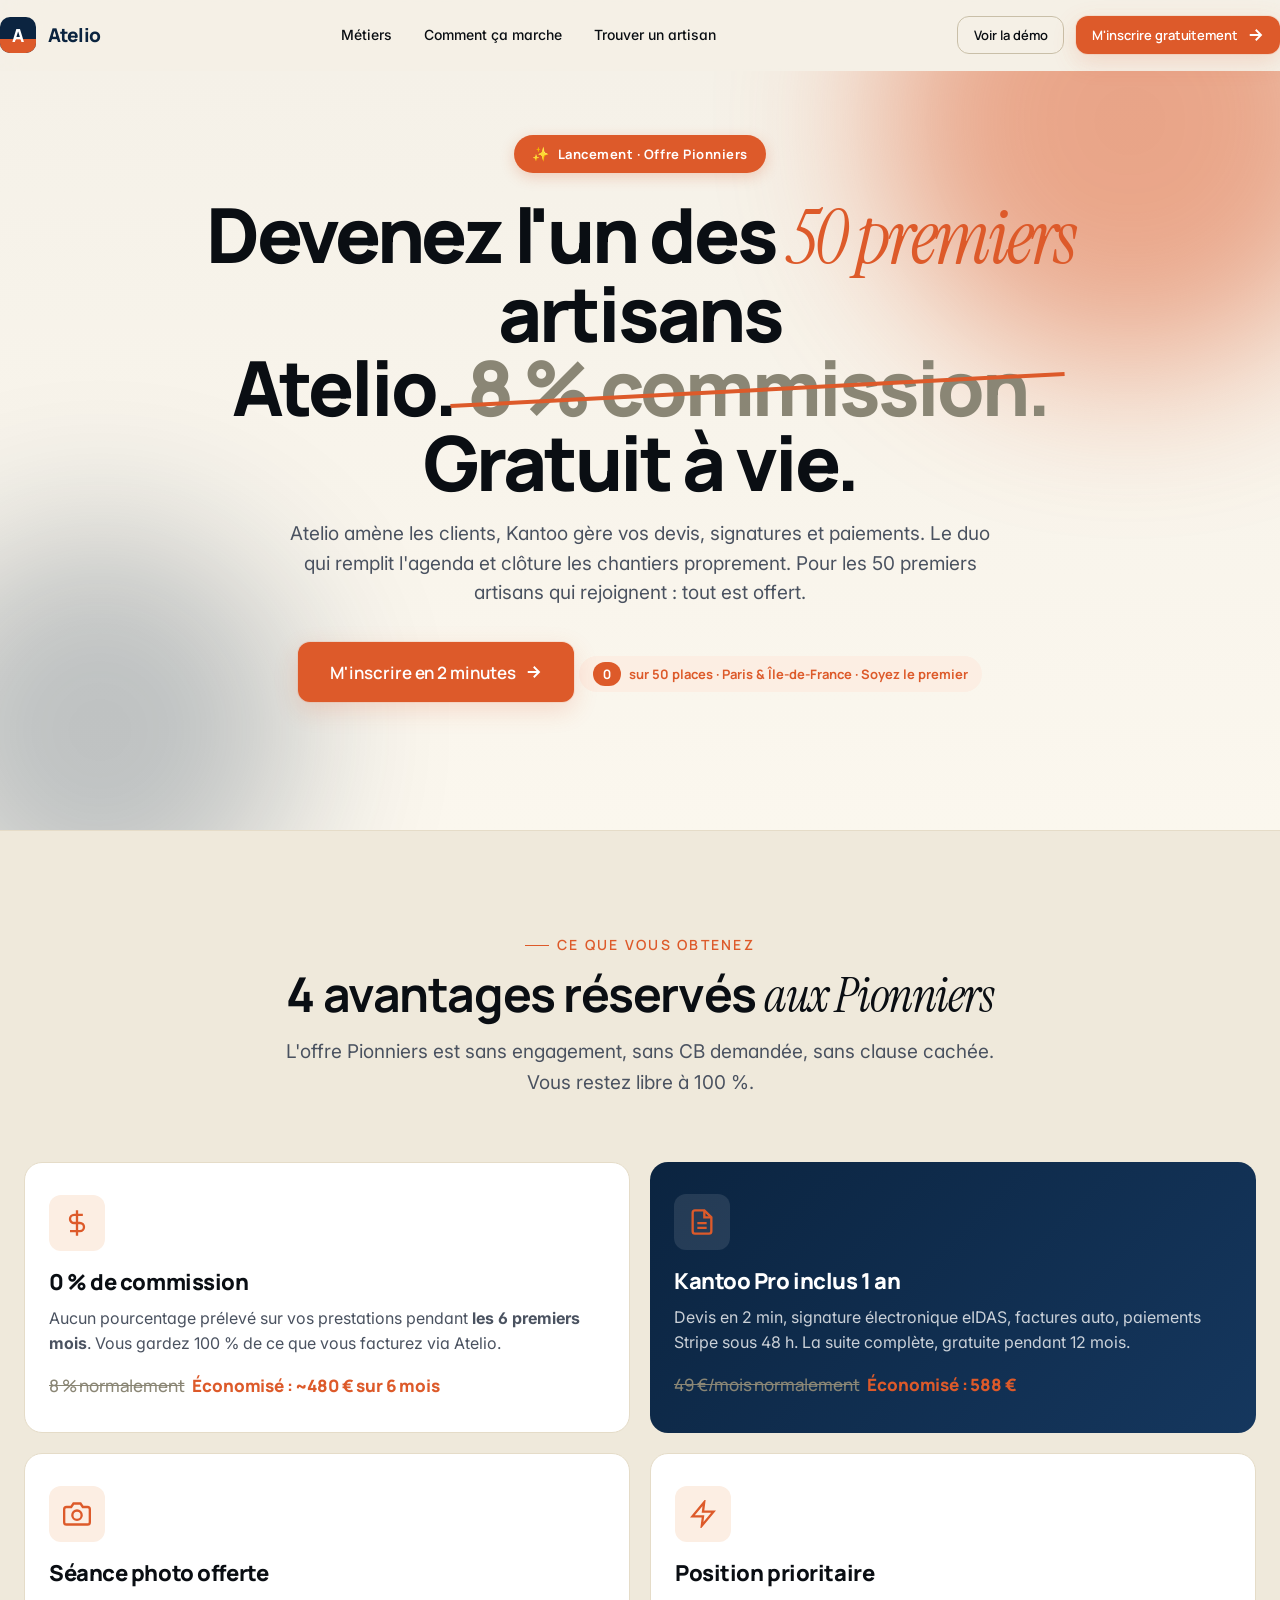
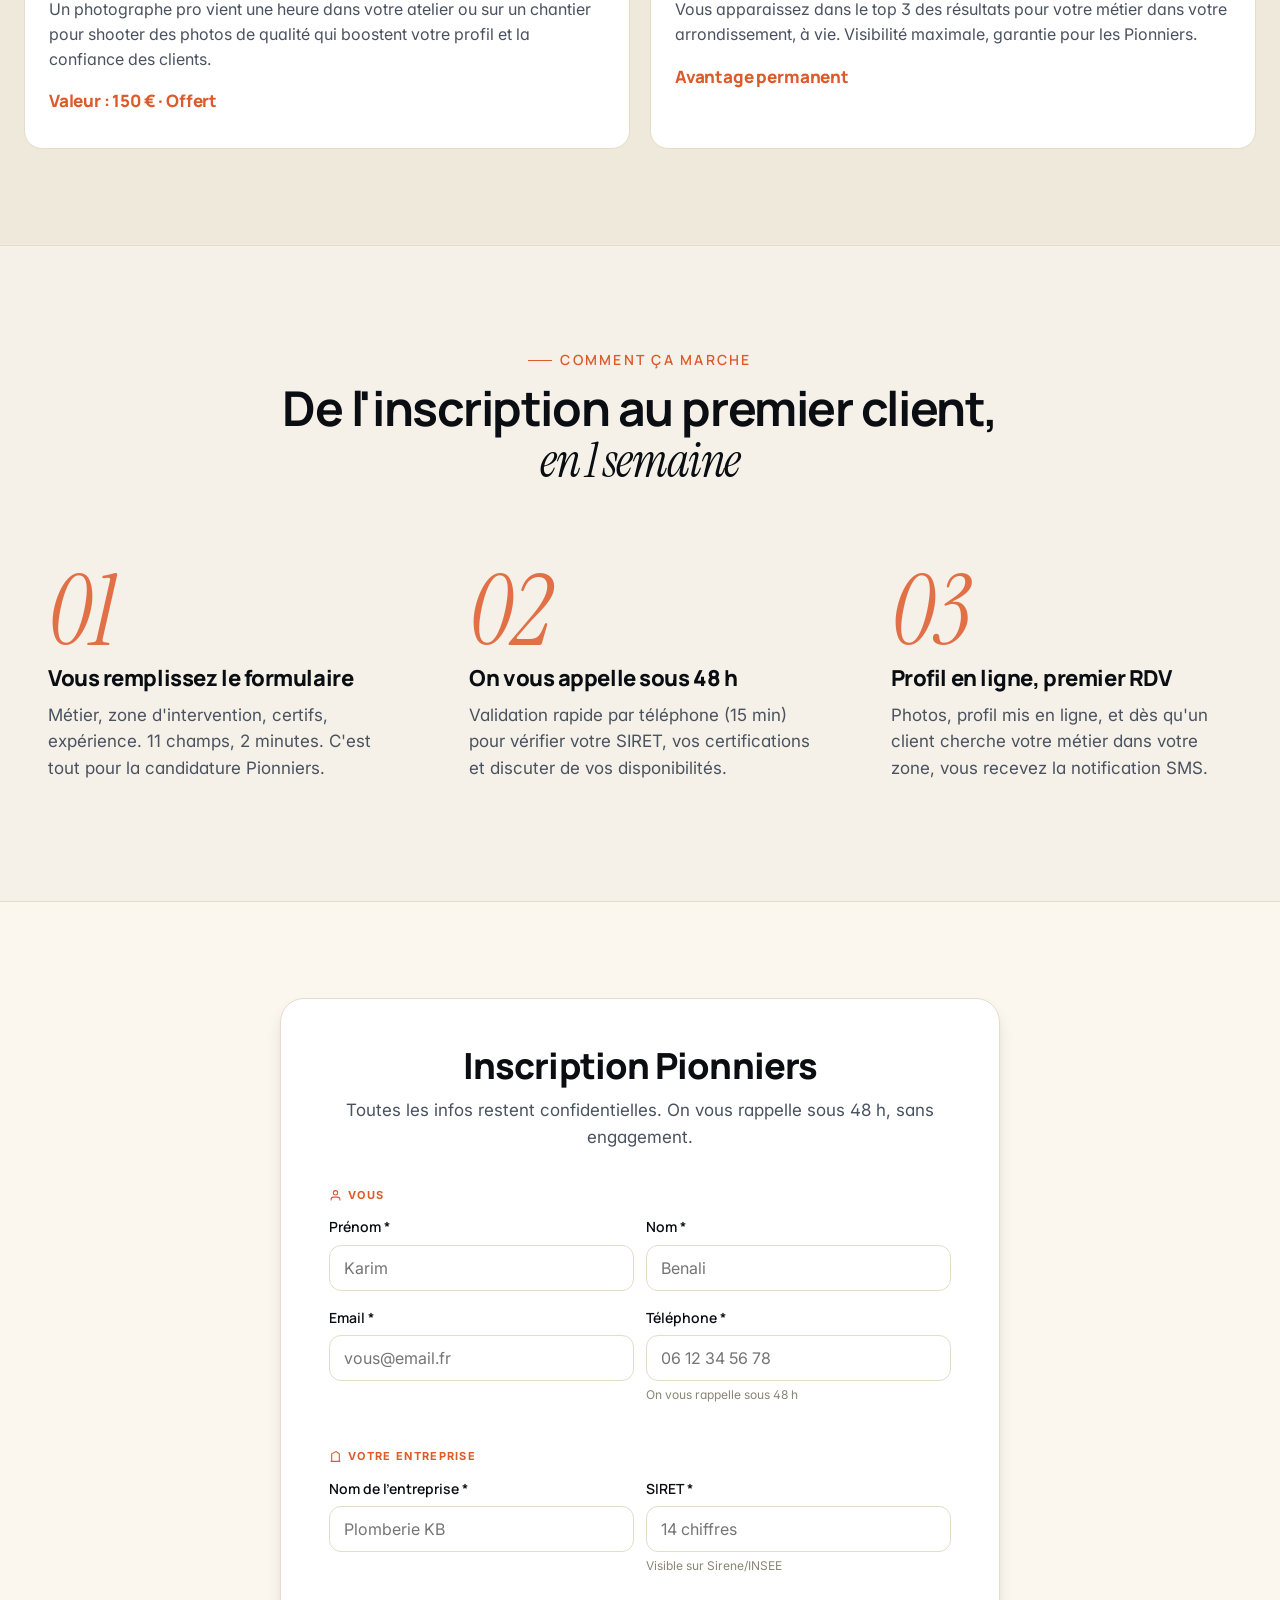
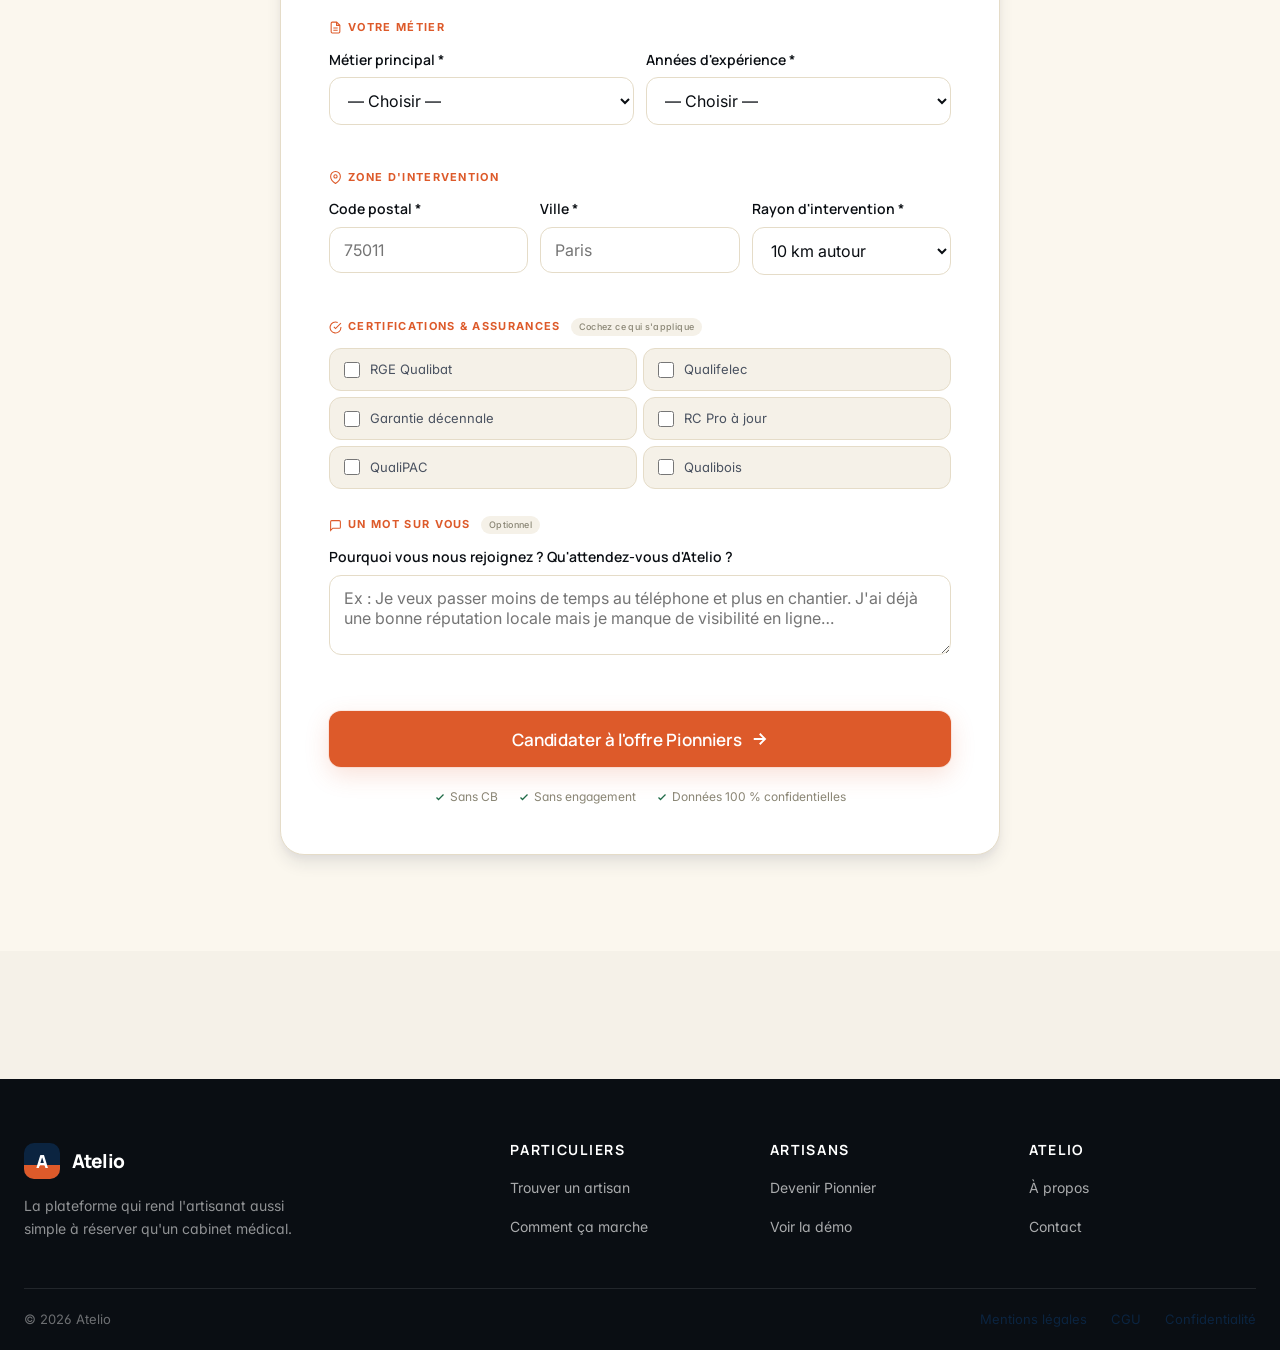
<file: devenir-artisan.html>
<!DOCTYPE html>
<html lang="fr">
<head>
  <meta charset="UTF-8">
  <meta name="viewport" content="width=device-width, initial-scale=1.0">
  <title>Devenir artisan Atelio · Offre Pionniers — Gratuit à vie</title>
  <meta name="description" content="Rejoignez les 50 premiers artisans Atelio. 0% commission pendant 6 mois, Kantoo Pro inclus, séance photo offerte. Inscription gratuite et sans engagement.">

  <link rel="stylesheet" href="styles.css">

  <link rel="icon" href="data:image/svg+xml,%3Csvg xmlns='http://www.w3.org/2000/svg' viewBox='0 0 32 32'%3E%3Crect width='32' height='32' rx='8' fill='%230B2440'/%3E%3Crect x='0' y='19' width='32' height='13' rx='0' fill='%23DD5A2A'/%3E%3Ctext x='16' y='22' font-family='sans-serif' font-size='18' font-weight='800' fill='white' text-anchor='middle'%3EA%3C/text%3E%3C/svg%3E">

  <style>
    /* ============================================================
       PAGE DEVENIR ARTISAN — landing dédiée + formulaire pionniers
       Reuse des composants du design system Atelio
       ============================================================ */

    /* Hero pionniers */
    .pioneer-hero {
      padding: var(--s-9) 0 var(--s-11);
      position: relative;
      overflow: hidden;
      background: linear-gradient(180deg, var(--c-bg) 0%, var(--c-surface-warm) 100%);
    }

    .pioneer-hero-inner {
      position: relative;
      z-index: 2;
      max-width: 920px;
      margin: 0 auto;
      text-align: center;
    }

    .pioneer-badge {
      display: inline-flex;
      align-items: center;
      gap: var(--s-2);
      padding: 8px 18px;
      background: var(--c-accent);
      color: white;
      border-radius: var(--r-pill);
      font-size: var(--fs-xs);
      font-weight: 700;
      letter-spacing: 0.04em;
      box-shadow: 0 4px 14px rgba(221, 90, 42, 0.25);
      margin-bottom: var(--s-6);
      font-family: var(--font-head);
    }
    .pioneer-badge::before {
      content: "✨";
      font-size: 14px;
    }

    .pioneer-hero h1 {
      font-size: clamp(40px, 7vw, 76px);
      letter-spacing: -0.04em;
      font-weight: 800;
      line-height: 0.98;
      margin-bottom: var(--s-5);
    }
    .pioneer-hero h1 .accent {
      font-family: var(--font-serif);
      font-style: italic;
      font-weight: 400;
      color: var(--c-accent);
    }
    .pioneer-hero h1 .strike {
      position: relative;
      color: var(--c-text-muted);
      display: inline-block;
    }
    .pioneer-hero h1 .strike::after {
      content: "";
      position: absolute;
      top: 50%;
      left: -3%;
      right: -3%;
      height: 4px;
      background: var(--c-accent);
      transform: rotate(-3deg);
    }

    .pioneer-hero .lead {
      font-size: var(--fs-lg);
      max-width: 60ch;
      margin: 0 auto var(--s-7);
      color: var(--c-text-soft);
    }

    .pioneer-hero-cta {
      display: inline-flex;
      align-items: center;
      gap: var(--s-3);
    }

    .pioneer-counter {
      display: inline-flex;
      align-items: center;
      gap: var(--s-2);
      padding: 6px 14px;
      background: var(--c-accent-soft);
      color: var(--c-accent);
      border-radius: var(--r-pill);
      font-size: 13px;
      font-weight: 700;
      font-family: var(--font-head);
      margin-top: var(--s-4);
    }
    .pioneer-counter .num {
      background: var(--c-accent);
      color: white;
      padding: 2px 10px;
      border-radius: var(--r-pill);
      font-variant-numeric: tabular-nums;
    }

    /* Bénéfices grid */
    .benefits-section {
      padding: var(--s-10) 0;
      background: var(--c-bg-deep);
      border-top: 1px solid var(--c-border);
      border-bottom: 1px solid var(--c-border);
    }

    .benefits-grid {
      display: grid;
      grid-template-columns: repeat(2, 1fr);
      gap: var(--s-5);
      margin-top: var(--s-8);
    }

    .benefit-card {
      background: var(--c-surface);
      border: 1px solid var(--c-border);
      border-radius: var(--r-lg);
      padding: var(--s-7) var(--s-6);
      position: relative;
      overflow: hidden;
      transition: all var(--transition);
    }
    .benefit-card:hover {
      transform: translateY(-2px);
      box-shadow: var(--shadow-md);
    }

    .benefit-icon {
      width: 56px;
      height: 56px;
      border-radius: var(--r-md);
      background: var(--c-accent-soft);
      color: var(--c-accent);
      display: grid;
      place-items: center;
      margin-bottom: var(--s-5);
    }
    .benefit-icon svg { width: 28px; height: 28px; }

    .benefit-card.accent .benefit-icon { background: var(--c-primary-soft); color: var(--c-primary); }
    .benefit-card.accent { background: linear-gradient(135deg, var(--c-primary) 0%, #15375E 100%); color: white; border: none; }
    .benefit-card.accent h3 { color: white; }
    .benefit-card.accent p { color: rgba(255,255,255,0.78); }
    .benefit-card.accent .benefit-icon { background: rgba(255,255,255,0.1); color: var(--c-accent); }
    .benefit-card.accent .benefit-value { color: var(--c-accent); }

    .benefit-card h3 {
      font-family: var(--font-head);
      font-weight: 800;
      font-size: var(--fs-xl);
      letter-spacing: -0.02em;
      margin-bottom: var(--s-3);
      color: var(--c-text);
    }
    .benefit-card p {
      color: var(--c-text-soft);
      font-size: var(--fs-base);
      line-height: 1.55;
    }
    .benefit-card .benefit-value {
      display: inline-block;
      margin-top: var(--s-4);
      font-family: var(--font-head);
      font-weight: 800;
      color: var(--c-accent);
      font-size: var(--fs-md);
      letter-spacing: -0.01em;
    }
    .benefit-card .benefit-value s {
      color: var(--c-text-muted);
      text-decoration: line-through;
      font-weight: 500;
      margin-right: 8px;
    }

    /* Comment ça marche — 3 étapes pionniers */
    .pioneer-steps {
      padding: var(--s-10) 0;
    }
    .steps-pioneer-grid {
      display: grid;
      grid-template-columns: repeat(3, 1fr);
      gap: var(--s-7);
      margin-top: var(--s-8);
    }
    .step-pioneer {
      position: relative;
      padding: var(--s-6);
    }
    .step-pioneer-num {
      font-family: var(--font-serif);
      font-style: italic;
      font-size: 96px;
      color: var(--c-accent);
      line-height: 0.8;
      margin-bottom: var(--s-4);
      opacity: 0.85;
    }
    .step-pioneer h3 {
      font-family: var(--font-head);
      font-weight: 800;
      font-size: var(--fs-xl);
      letter-spacing: -0.02em;
      margin-bottom: var(--s-3);
    }
    .step-pioneer p {
      color: var(--c-text-soft);
      line-height: 1.55;
    }

    /* Form section */
    .form-section {
      padding: var(--s-10) 0;
      background: var(--c-surface-warm);
      border-top: 1px solid var(--c-border);
    }

    .form-card {
      max-width: 720px;
      margin: 0 auto;
      background: var(--c-surface);
      border: 1px solid var(--c-border);
      border-radius: var(--r-xl);
      padding: var(--s-8) var(--s-8);
      box-shadow: var(--shadow-md);
    }

    .form-card-header {
      text-align: center;
      margin-bottom: var(--s-7);
    }
    .form-card-header h2 {
      font-family: var(--font-head);
      font-weight: 800;
      font-size: var(--fs-3xl);
      letter-spacing: -0.025em;
      margin-bottom: var(--s-3);
    }
    .form-card-header p { color: var(--c-text-soft); }

    .form-section-block { margin-bottom: var(--s-6); }
    .form-section-label {
      display: inline-flex;
      align-items: center;
      gap: 6px;
      font-size: 11px;
      font-weight: 700;
      text-transform: uppercase;
      letter-spacing: 0.12em;
      color: var(--c-accent);
      margin-bottom: var(--s-3);
    }
    .form-section-label svg { width: 13px; height: 13px; }

    .form-row {
      display: grid;
      grid-template-columns: 1fr 1fr;
      gap: var(--s-3);
    }
    .form-row-3 {
      display: grid;
      grid-template-columns: 1fr 1fr 1fr;
      gap: var(--s-3);
    }

    .pioneer-field { margin-bottom: var(--s-4); }
    .pioneer-field label {
      display: block;
      font-size: var(--fs-sm);
      font-weight: 600;
      color: var(--c-text);
      margin-bottom: 6px;
      font-family: var(--font-head);
    }
    .pioneer-field input,
    .pioneer-field select,
    .pioneer-field textarea {
      width: 100%;
      padding: 12px 14px;
      border: 1px solid var(--c-border);
      border-radius: var(--r-md);
      background: var(--c-surface);
      font-size: var(--fs-base);
      font-family: inherit;
      color: var(--c-text);
      transition: all var(--transition-fast);
      outline: none;
    }
    .pioneer-field input:focus,
    .pioneer-field select:focus,
    .pioneer-field textarea:focus {
      border-color: var(--c-accent);
      box-shadow: 0 0 0 3px rgba(221, 90, 42, 0.15);
    }
    .pioneer-field input.invalid,
    .pioneer-field select.invalid,
    .pioneer-field textarea.invalid {
      border-color: #DC2626;
      box-shadow: 0 0 0 3px rgba(220, 38, 38, 0.1);
    }
    .pioneer-field textarea { min-height: 80px; resize: vertical; }
    .pioneer-field-hint {
      font-size: 12px;
      color: var(--c-text-muted);
      margin-top: 4px;
    }

    /* Multi-select certifs */
    .certifs-grid {
      display: grid;
      grid-template-columns: repeat(2, 1fr);
      gap: 6px;
    }
    .certif-option {
      display: flex;
      align-items: center;
      gap: 10px;
      padding: 10px 14px;
      background: var(--c-bg);
      border: 1px solid var(--c-border);
      border-radius: var(--r-md);
      cursor: pointer;
      transition: all var(--transition-fast);
      font-size: 13px;
      color: var(--c-text-soft);
    }
    .certif-option:hover { background: var(--c-surface); }
    .certif-option input { width: 16px; height: 16px; accent-color: var(--c-accent); flex-shrink: 0; }
    .certif-option:has(input:checked) {
      background: var(--c-accent-soft);
      border-color: var(--c-accent);
      color: var(--c-accent);
      font-weight: 600;
    }

    .form-message {
      display: none;
      margin-top: var(--s-4);
      padding: 12px 16px;
      border-radius: var(--r-md);
      font-size: 14px;
      align-items: center;
      gap: 10px;
    }
    .form-message.show { display: flex; }
    .form-message.error { background: #FEF2F2; color: #B91C1C; }
    .form-message.success {
      background: var(--c-success-soft);
      color: var(--c-success);
      flex-direction: column;
      align-items: stretch;
      text-align: center;
      padding: 28px 24px;
    }
    .form-message svg { width: 18px; height: 18px; flex-shrink: 0; }

    .success-icon-big {
      width: 72px;
      height: 72px;
      border-radius: 50%;
      background: var(--c-success);
      color: white;
      display: grid;
      place-items: center;
      margin: 0 auto var(--s-4);
    }
    .success-icon-big svg { width: 40px; height: 40px; }

    .form-submit {
      width: 100%;
      height: 56px;
      font-size: var(--fs-md);
      margin-top: var(--s-6);
    }

    .form-submit-spinner {
      width: 16px;
      height: 16px;
      border: 2px solid rgba(255,255,255,0.3);
      border-top-color: white;
      border-radius: 50%;
      animation: spin 600ms linear infinite;
    }

    .form-trust {
      display: flex;
      justify-content: center;
      gap: var(--s-5);
      margin-top: var(--s-5);
      flex-wrap: wrap;
      font-size: 12px;
      color: var(--c-text-muted);
    }
    .form-trust span {
      display: inline-flex;
      align-items: center;
      gap: 4px;
    }
    .form-trust svg { width: 12px; height: 12px; color: var(--c-success); }

    /* Testimonial pioneer */
    .pioneer-testimonial {
      max-width: 720px;
      margin: var(--s-9) auto 0;
      padding: var(--s-7);
      background: var(--c-surface);
      border: 1px solid var(--c-border);
      border-radius: var(--r-lg);
      text-align: center;
    }
    .pioneer-testimonial-quote {
      font-family: var(--font-serif);
      font-size: var(--fs-2xl);
      font-style: italic;
      line-height: 1.4;
      color: var(--c-text);
      margin-bottom: var(--s-5);
    }
    .pioneer-testimonial-author {
      display: inline-flex;
      align-items: center;
      gap: var(--s-3);
    }
    .pioneer-testimonial-author .avatar {
      width: 44px;
      height: 44px;
      border-radius: 50%;
      background: linear-gradient(135deg, var(--c-accent), #F08C5C);
      color: white;
      display: grid;
      place-items: center;
      font-family: var(--font-head);
      font-weight: 700;
    }
    .pioneer-testimonial-author strong {
      display: block;
      font-family: var(--font-head);
      color: var(--c-text);
    }
    .pioneer-testimonial-author span {
      color: var(--c-text-muted);
      font-size: 13px;
    }

    @media (max-width: 768px) {
      .benefits-grid { grid-template-columns: 1fr; }
      .steps-pioneer-grid { grid-template-columns: 1fr; }
      .form-card { padding: var(--s-6) var(--s-5); }
      .form-row, .form-row-3 { grid-template-columns: 1fr; }
      .certifs-grid { grid-template-columns: 1fr; }
    }
  </style>
</head>
<body>

  <!-- NAV -->
  <header class="nav" id="nav">
    <div class="container nav-inner">
      <a href="index.html" class="logo">
        <span class="logo-mark"><span>A</span></span>
        Atelio
      </a>
      <nav>
        <ul class="nav-links">
          <li><a href="index.html#categories">Métiers</a></li>
          <li><a href="index.html#how">Comment ça marche</a></li>
          <li><a href="recherche.html">Trouver un artisan</a></li>
        </ul>
      </nav>
      <div class="nav-actions">
        <a href="artisan.html" class="btn btn-ghost btn-sm">Voir la démo</a>
        <a href="#inscription" class="btn btn-primary btn-sm">
          M'inscrire gratuitement
          <svg class="arrow" viewBox="0 0 24 24" fill="none" stroke="currentColor" stroke-width="2.5"><path d="M5 12h14M13 5l7 7-7 7"/></svg>
        </a>
      </div>
    </div>
  </header>

  <!-- ============================================================
       HERO PIONNIERS — Offre gratuite à vie
       ============================================================ -->
  <section class="pioneer-hero">
    <div class="hero-bg">
      <div class="hero-orb orb-1"></div>
      <div class="hero-orb orb-2"></div>
    </div>

    <div class="container pioneer-hero-inner">
      <div class="pioneer-badge">
        Lancement · Offre Pionniers
      </div>

      <h1>
        Devenez l'un des <span class="accent">50 premiers</span> artisans<br>
        Atelio. <span class="strike">8 % commission.</span> Gratuit à vie.
      </h1>

      <p class="lead">
        Atelio amène les clients, Kantoo gère vos devis, signatures et paiements. Le duo qui remplit l'agenda et clôture les chantiers proprement. Pour les 50 premiers artisans qui rejoignent : tout est offert.
      </p>

      <div class="pioneer-hero-cta">
        <a href="#inscription" class="btn btn-primary btn-lg">
          M'inscrire en 2 minutes
          <svg class="arrow" viewBox="0 0 24 24" fill="none" stroke="currentColor" stroke-width="2.5"><path d="M5 12h14M13 5l7 7-7 7"/></svg>
        </a>
      </div>

      <div class="pioneer-counter">
        <span class="num" id="pioneerCount">0</span>
        sur 50 places · Paris &amp; Île-de-France · Soyez le premier
      </div>
    </div>
  </section>

  <!-- ============================================================
       BÉNÉFICES — 4 cards de l'offre Pionniers
       ============================================================ -->
  <section class="benefits-section">
    <div class="container">
      <div class="section-header">
        <span class="eyebrow">Ce que vous obtenez</span>
        <h2>4 avantages réservés <span class="serif">aux Pionniers</span></h2>
        <p>L'offre Pionniers est sans engagement, sans CB demandée, sans clause cachée. Vous restez libre à 100 %.</p>
      </div>

      <div class="benefits-grid">
        <div class="benefit-card">
          <div class="benefit-icon">
            <svg viewBox="0 0 24 24" fill="none" stroke="currentColor" stroke-width="2"><line x1="12" y1="1" x2="12" y2="23"/><path d="M17 5H9.5a3.5 3.5 0 0 0 0 7h5a3.5 3.5 0 0 1 0 7H6"/></svg>
          </div>
          <h3>0 % de commission</h3>
          <p>Aucun pourcentage prélevé sur vos prestations pendant <strong>les 6 premiers mois</strong>. Vous gardez 100 % de ce que vous facturez via Atelio.</p>
          <div class="benefit-value"><s>8 % normalement</s>Économisé : ~480 € sur 6 mois</div>
        </div>

        <div class="benefit-card accent">
          <div class="benefit-icon">
            <svg viewBox="0 0 24 24" fill="none" stroke="currentColor" stroke-width="2"><path d="M14 2H6a2 2 0 0 0-2 2v16a2 2 0 0 0 2 2h12a2 2 0 0 0 2-2V8z"/><path d="M14 2v6h6M16 13H8M16 17H8"/></svg>
          </div>
          <h3>Kantoo Pro inclus 1 an</h3>
          <p>Devis en 2 min, signature électronique eIDAS, factures auto, paiements Stripe sous 48 h. La suite complète, gratuite pendant 12 mois.</p>
          <div class="benefit-value"><s>49 €/mois normalement</s>Économisé : 588 €</div>
        </div>

        <div class="benefit-card">
          <div class="benefit-icon">
            <svg viewBox="0 0 24 24" fill="none" stroke="currentColor" stroke-width="2"><path d="M23 19a2 2 0 0 1-2 2H3a2 2 0 0 1-2-2V8a2 2 0 0 1 2-2h4l2-3h6l2 3h4a2 2 0 0 1 2 2z"/><circle cx="12" cy="13" r="4"/></svg>
          </div>
          <h3>Séance photo offerte</h3>
          <p>Un photographe pro vient une heure dans votre atelier ou sur un chantier pour shooter des photos de qualité qui boostent votre profil et la confiance des clients.</p>
          <div class="benefit-value">Valeur : 150 € · Offert</div>
        </div>

        <div class="benefit-card">
          <div class="benefit-icon">
            <svg viewBox="0 0 24 24" fill="none" stroke="currentColor" stroke-width="2"><polygon points="13 2 3 14 12 14 11 22 21 10 12 10 13 2"/></svg>
          </div>
          <h3>Position prioritaire</h3>
          <p>Vous apparaissez dans le top 3 des résultats pour votre métier dans votre arrondissement, à vie. Visibilité maximale, garantie pour les Pionniers.</p>
          <div class="benefit-value">Avantage permanent</div>
        </div>
      </div>
    </div>
  </section>

  <!-- ============================================================
       COMMENT ÇA MARCHE — 3 étapes pour les artisans
       ============================================================ -->
  <section class="pioneer-steps">
    <div class="container">
      <div class="section-header">
        <span class="eyebrow">Comment ça marche</span>
        <h2>De l'inscription au premier client, <span class="serif">en 1 semaine</span></h2>
      </div>

      <div class="steps-pioneer-grid">
        <div class="step-pioneer">
          <div class="step-pioneer-num">01</div>
          <h3>Vous remplissez le formulaire</h3>
          <p>Métier, zone d'intervention, certifs, expérience. 11 champs, 2 minutes. C'est tout pour la candidature Pionniers.</p>
        </div>
        <div class="step-pioneer">
          <div class="step-pioneer-num">02</div>
          <h3>On vous appelle sous 48 h</h3>
          <p>Validation rapide par téléphone (15 min) pour vérifier votre SIRET, vos certifications et discuter de vos disponibilités.</p>
        </div>
        <div class="step-pioneer">
          <div class="step-pioneer-num">03</div>
          <h3>Profil en ligne, premier RDV</h3>
          <p>Photos, profil mis en ligne, et dès qu'un client cherche votre métier dans votre zone, vous recevez la notification SMS.</p>
        </div>
      </div>
    </div>
  </section>

  <!-- ============================================================
       FORMULAIRE D'INSCRIPTION
       ============================================================ -->
  <section class="form-section" id="inscription">
    <div class="container">
      <div class="form-card">
        <div class="form-card-header">
          <h2>Inscription Pionniers</h2>
          <p>Toutes les infos restent confidentielles. On vous rappelle sous 48 h, sans engagement.</p>
        </div>

        <form id="artisanForm" novalidate>

          <!-- Identité -->
          <div class="form-section-block">
            <div class="form-section-label">
              <svg viewBox="0 0 24 24" fill="none" stroke="currentColor" stroke-width="2"><path d="M20 21v-2a4 4 0 0 0-4-4H8a4 4 0 0 0-4 4v2"/><circle cx="12" cy="7" r="4"/></svg>
              Vous
            </div>
            <div class="form-row">
              <div class="pioneer-field">
                <label>Prénom *</label>
                <input type="text" name="prenom" id="aPrenom" placeholder="Karim" required autocomplete="given-name">
              </div>
              <div class="pioneer-field">
                <label>Nom *</label>
                <input type="text" name="nom" id="aNom" placeholder="Benali" required autocomplete="family-name">
              </div>
            </div>
            <div class="form-row">
              <div class="pioneer-field">
                <label>Email *</label>
                <input type="email" name="email" id="aEmail" placeholder="vous@email.fr" required autocomplete="email">
              </div>
              <div class="pioneer-field">
                <label>Téléphone *</label>
                <input type="tel" name="telephone" id="aPhone" placeholder="06 12 34 56 78" required autocomplete="tel">
                <div class="pioneer-field-hint">On vous rappelle sous 48 h</div>
              </div>
            </div>
          </div>

          <!-- Entreprise -->
          <div class="form-section-block">
            <div class="form-section-label">
              <svg viewBox="0 0 24 24" fill="none" stroke="currentColor" stroke-width="2"><path d="M3 21h18M5 21V7l8-4 6 4v14M9 9h.01M9 13h.01M9 17h.01M14 9h.01M14 13h.01M14 17h.01"/></svg>
              Votre entreprise
            </div>
            <div class="form-row">
              <div class="pioneer-field">
                <label>Nom de l'entreprise *</label>
                <input type="text" name="entreprise" id="aEntreprise" placeholder="Plomberie KB" required>
              </div>
              <div class="pioneer-field">
                <label>SIRET *</label>
                <input type="text" name="siret" id="aSiret" placeholder="14 chiffres" maxlength="14" inputmode="numeric" required>
                <div class="pioneer-field-hint">Visible sur Sirene/INSEE</div>
              </div>
            </div>
          </div>

          <!-- Métier & expérience -->
          <div class="form-section-block">
            <div class="form-section-label">
              <svg viewBox="0 0 24 24" fill="none" stroke="currentColor" stroke-width="2"><path d="M14 2H6a2 2 0 0 0-2 2v16a2 2 0 0 0 2 2h12a2 2 0 0 0 2-2V8z"/><path d="M14 2v6h6M16 13H8M16 17H8"/></svg>
              Votre métier
            </div>
            <div class="form-row">
              <div class="pioneer-field">
                <label>Métier principal *</label>
                <select name="metier" id="aMetier" required>
                  <option value="">— Choisir —</option>
                  <optgroup label="Bâtiment">
                    <option value="plombier">Plombier-chauffagiste</option>
                    <option value="electricien">Électricien</option>
                    <option value="macon">Maçon</option>
                    <option value="menuisier">Menuisier</option>
                    <option value="peintre">Peintre / décorateur</option>
                    <option value="couvreur">Couvreur</option>
                    <option value="carreleur">Carreleur</option>
                    <option value="plaquiste">Plaquiste</option>
                  </optgroup>
                  <optgroup label="Métiers d'art">
                    <option value="ebeniste">Ébéniste</option>
                    <option value="tapissier">Tapissier</option>
                    <option value="ferronnier">Ferronnier</option>
                    <option value="restaurateur">Restaurateur de meubles</option>
                    <option value="doreur">Doreur</option>
                  </optgroup>
                  <option value="autre">Autre (préciser)</option>
                </select>
              </div>
              <div class="pioneer-field">
                <label>Années d'expérience *</label>
                <select name="experience" id="aExp" required>
                  <option value="">— Choisir —</option>
                  <option value="0-2">Moins de 2 ans</option>
                  <option value="2-5">2 à 5 ans</option>
                  <option value="5-10">5 à 10 ans</option>
                  <option value="10-20">10 à 20 ans</option>
                  <option value="20+">Plus de 20 ans</option>
                </select>
              </div>
            </div>
          </div>

          <!-- Zone d'intervention -->
          <div class="form-section-block">
            <div class="form-section-label">
              <svg viewBox="0 0 24 24" fill="none" stroke="currentColor" stroke-width="2"><path d="M21 10c0 7-9 13-9 13s-9-6-9-13a9 9 0 1 1 18 0z"/><circle cx="12" cy="10" r="3"/></svg>
              Zone d'intervention
            </div>
            <div class="form-row-3">
              <div class="pioneer-field">
                <label>Code postal *</label>
                <input type="text" name="codePostal" id="aCp" placeholder="75011" pattern="[0-9]{5}" maxlength="5" inputmode="numeric" required>
              </div>
              <div class="pioneer-field">
                <label>Ville *</label>
                <input type="text" name="ville" id="aVille" placeholder="Paris" required>
              </div>
              <div class="pioneer-field">
                <label>Rayon d'intervention *</label>
                <select name="rayonKm" id="aRayon" required>
                  <option value="">— Choisir —</option>
                  <option value="5">5 km autour</option>
                  <option value="10" selected>10 km autour</option>
                  <option value="20">20 km autour</option>
                  <option value="50">50 km autour</option>
                  <option value="100">100 km et +</option>
                </select>
              </div>
            </div>
          </div>

          <!-- Certifications -->
          <div class="form-section-block">
            <div class="form-section-label">
              <svg viewBox="0 0 24 24" fill="none" stroke="currentColor" stroke-width="2"><path d="M22 11.08V12a10 10 0 1 1-5.93-9.14"/><path d="M22 4L12 14.01l-3-3"/></svg>
              Certifications &amp; assurances
              <span style="font-size: 9px; font-weight: 500; letter-spacing: 0.04em; text-transform: none; background: var(--c-bg); color: var(--c-text-muted); padding: 2px 8px; border-radius: var(--r-pill); margin-left: 4px;">Cochez ce qui s'applique</span>
            </div>
            <div class="certifs-grid">
              <label class="certif-option"><input type="checkbox" name="certifs" value="rge_qualibat"> RGE Qualibat</label>
              <label class="certif-option"><input type="checkbox" name="certifs" value="qualifelec"> Qualifelec</label>
              <label class="certif-option"><input type="checkbox" name="certifs" value="decennale"> Garantie décennale</label>
              <label class="certif-option"><input type="checkbox" name="certifs" value="rcpro"> RC Pro à jour</label>
              <label class="certif-option"><input type="checkbox" name="certifs" value="qualipac"> QualiPAC</label>
              <label class="certif-option"><input type="checkbox" name="certifs" value="qualibois"> Qualibois</label>
            </div>
          </div>

          <!-- Motivation -->
          <div class="form-section-block">
            <div class="form-section-label">
              <svg viewBox="0 0 24 24" fill="none" stroke="currentColor" stroke-width="2"><path d="M21 15a2 2 0 0 1-2 2H7l-4 4V5a2 2 0 0 1 2-2h14a2 2 0 0 1 2 2z"/></svg>
              Un mot sur vous
              <span style="font-size: 9px; font-weight: 500; letter-spacing: 0.04em; text-transform: none; background: var(--c-bg); color: var(--c-text-muted); padding: 2px 8px; border-radius: var(--r-pill); margin-left: 4px;">Optionnel</span>
            </div>
            <div class="pioneer-field">
              <label>Pourquoi vous nous rejoignez ? Qu'attendez-vous d'Atelio ?</label>
              <textarea name="motivation" id="aMotivation" placeholder="Ex : Je veux passer moins de temps au téléphone et plus en chantier. J'ai déjà une bonne réputation locale mais je manque de visibilité en ligne…"></textarea>
            </div>
          </div>

          <button type="submit" class="btn btn-primary form-submit" id="aSubmit">
            Candidater à l'offre Pionniers
            <svg class="arrow" viewBox="0 0 24 24" fill="none" stroke="currentColor" stroke-width="2.5"><path d="M5 12h14M13 5l7 7-7 7"/></svg>
          </button>

          <div class="form-trust">
            <span><svg viewBox="0 0 24 24" fill="none" stroke="currentColor" stroke-width="2.5"><path d="M5 13l4 4L19 7"/></svg> Sans CB</span>
            <span><svg viewBox="0 0 24 24" fill="none" stroke="currentColor" stroke-width="2.5"><path d="M5 13l4 4L19 7"/></svg> Sans engagement</span>
            <span><svg viewBox="0 0 24 24" fill="none" stroke="currentColor" stroke-width="2.5"><path d="M5 13l4 4L19 7"/></svg> Données 100 % confidentielles</span>
          </div>

          <div class="form-message" id="aMessage"></div>
        </form>
      </div>

    </div>
  </section>

  <!-- FOOTER -->
  <footer class="footer">
    <div class="container">
      <div class="footer-grid">
        <div class="footer-brand">
          <a href="index.html" class="logo">
            <span class="logo-mark"><span>A</span></span>
            Atelio
          </a>
          <p>La plateforme qui rend l'artisanat aussi simple à réserver qu'un cabinet médical.</p>
        </div>
        <div class="footer-col">
          <h4>Particuliers</h4>
          <ul>
            <li><a href="recherche.html">Trouver un artisan</a></li>
            <li><a href="index.html#how">Comment ça marche</a></li>
          </ul>
        </div>
        <div class="footer-col">
          <h4>Artisans</h4>
          <ul>
            <li><a href="#inscription">Devenir Pionnier</a></li>
            <li><a href="artisan.html">Voir la démo</a></li>
          </ul>
        </div>
        <div class="footer-col">
          <h4>Atelio</h4>
          <ul>
            <li><a href="#">À propos</a></li>
            <li><a href="#">Contact</a></li>
          </ul>
        </div>
      </div>
      <div class="footer-bottom">
        <div>© 2026 Atelio</div>
        <div style="display:flex; gap:24px;">
          <a href="#">Mentions légales</a>
          <a href="#">CGU</a>
          <a href="#">Confidentialité</a>
        </div>
      </div>
    </div>
  </footer>

  <!-- Toast (réutilisé du design system) -->
  <div class="toast" id="toast">
    <div class="toast-icon">
      <svg viewBox="0 0 24 24" fill="none" stroke="currentColor" stroke-width="3"><path d="M5 13l4 4L19 7"/></svg>
    </div>
    <span id="toastMsg">Action effectuée</span>
  </div>

  <script src="artisan-signup.js"></script>
  <script>
    // Nav scroll effect
    window.addEventListener('scroll', () => {
      document.getElementById('nav').classList.toggle('scrolled', window.scrollY > 8);
    });

    function toast(msg) {
      const t = document.getElementById('toast');
      document.getElementById('toastMsg').textContent = msg;
      t.classList.add('show');
      clearTimeout(window._tt);
      window._tt = setTimeout(() => t.classList.remove('show'), 2500);
    }
  </script>
</body>
</html>
</file>
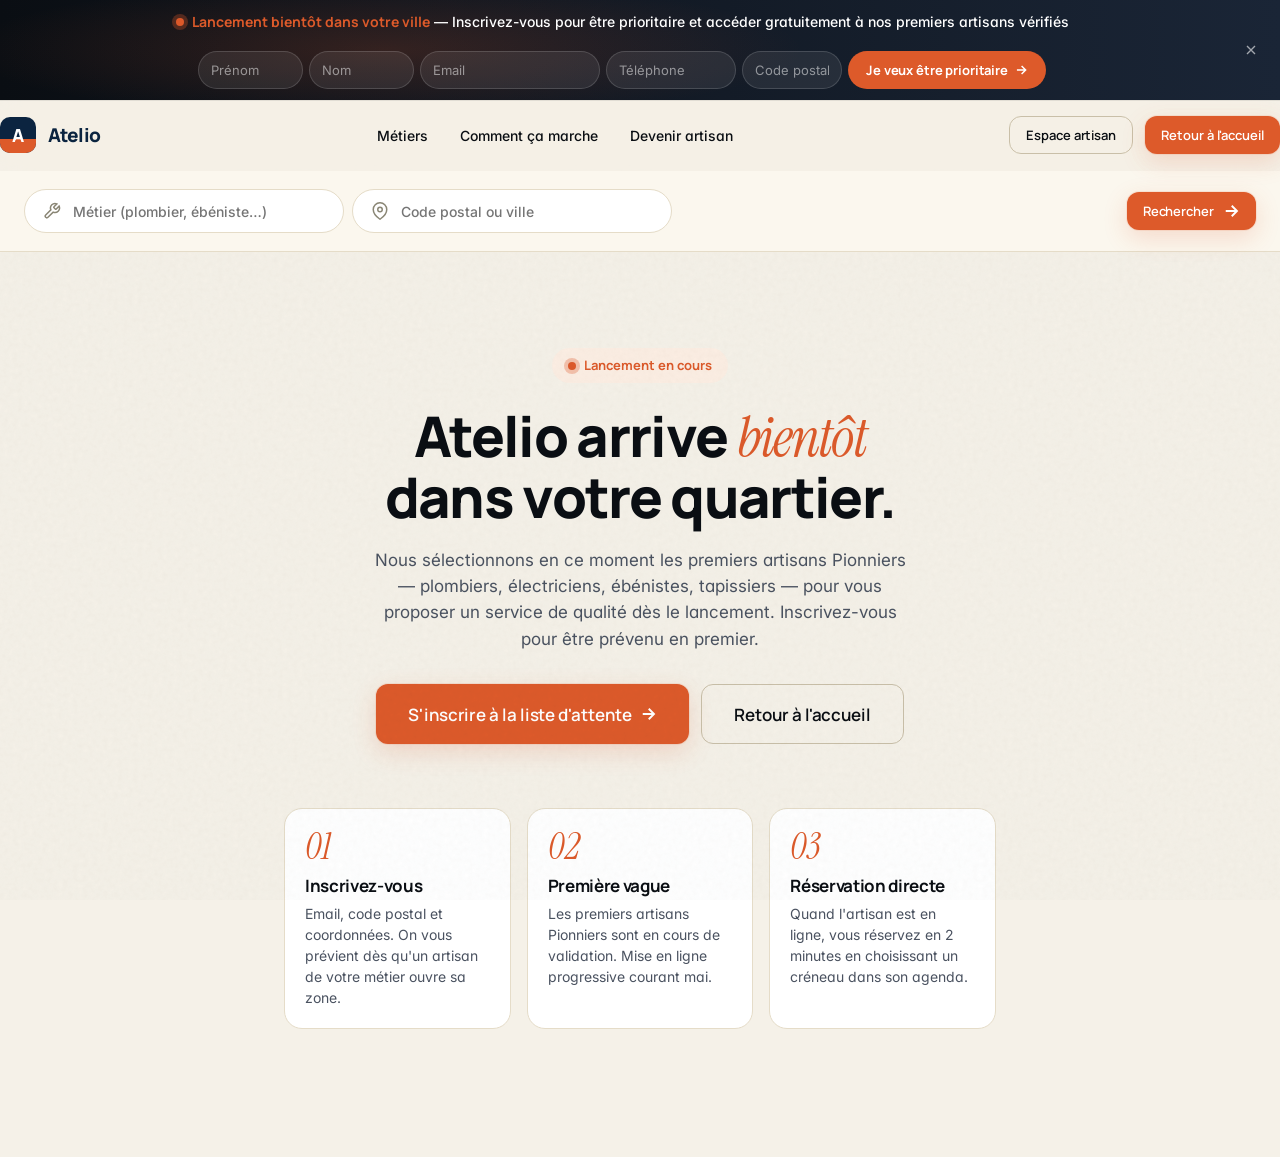
<file: recherche.html>
<!DOCTYPE html>
<html lang="fr">
<head>
  <meta charset="UTF-8">
  <meta name="viewport" content="width=device-width, initial-scale=1.0">
  <title>Trouver un artisan · Atelio</title>

  <link rel="stylesheet" href="styles.css">

  <link rel="icon" href="data:image/svg+xml,%3Csvg xmlns='http://www.w3.org/2000/svg' viewBox='0 0 32 32'%3E%3Crect width='32' height='32' rx='8' fill='%230B2440'/%3E%3Crect x='0' y='19' width='32' height='13' rx='0' fill='%23DD5A2A'/%3E%3Ctext x='16' y='22' font-family='sans-serif' font-size='18' font-weight='800' fill='white' text-anchor='middle'%3EA%3C/text%3E%3C/svg%3E">

  <style>
    /* Search toolbar — sticky sous la nav */
    .search-toolbar {
      background: var(--c-surface-warm);
      border-bottom: 1px solid var(--c-border);
      padding: 18px 0;
      position: sticky;
      top: 65px;
      z-index: 40;
    }
    .toolbar-search {
      display: flex;
      align-items: center;
      gap: 8px;
      max-width: var(--container);
      margin: 0 auto;
      padding: 0 24px;
      flex-wrap: wrap;
    }
    .toolbar-field {
      flex: 1;
      min-width: 200px;
      display: flex;
      align-items: center;
      gap: 12px;
      padding: 12px 18px;
      background: var(--c-surface);
      border: 1px solid var(--c-border);
      border-radius: var(--r-pill);
      max-width: 320px;
      transition: all var(--transition-fast);
    }
    .toolbar-field:focus-within {
      border-color: var(--c-primary);
      box-shadow: 0 0 0 3px var(--c-primary-soft);
    }
    .toolbar-field svg { width: 18px; height: 18px; color: var(--c-text-muted); flex-shrink: 0; }
    .toolbar-field input {
      flex: 1;
      border: none;
      outline: none;
      background: transparent;
      font-size: var(--fs-sm);
      font-weight: 500;
      min-width: 0;
    }
    .toolbar-search .btn { margin-left: auto; }

    /* Empty state lancement */
    .launch-state {
      max-width: 760px;
      margin: 0 auto;
      padding: var(--s-10) var(--s-6) var(--s-11);
      text-align: center;
    }

    .launch-state-pulse {
      display: inline-flex;
      align-items: center;
      gap: 8px;
      padding: 7px 16px;
      background: var(--c-accent-soft);
      color: var(--c-accent);
      border-radius: var(--r-pill);
      font-size: 13px;
      font-weight: 700;
      font-family: var(--font-head);
      margin-bottom: var(--s-6);
    }
    .launch-state-pulse .dot {
      width: 8px;
      height: 8px;
      background: var(--c-accent);
      border-radius: 50%;
      position: relative;
    }
    .launch-state-pulse .dot::after {
      content: "";
      position: absolute;
      inset: -4px;
      border-radius: 50%;
      background: var(--c-accent);
      opacity: 0.3;
      animation: pulse 2s ease-in-out infinite;
    }

    .launch-state h1 {
      font-size: clamp(36px, 5vw, 56px);
      letter-spacing: -0.03em;
      font-weight: 800;
      line-height: 1.05;
      margin-bottom: var(--s-5);
      max-width: 18ch;
      margin-left: auto;
      margin-right: auto;
    }
    .launch-state h1 .accent {
      font-family: var(--font-serif);
      font-style: italic;
      font-weight: 400;
      color: var(--c-accent);
    }
    .launch-state .lead {
      font-size: var(--fs-md);
      max-width: 50ch;
      margin: 0 auto var(--s-7);
      color: var(--c-text-soft);
    }

    .launch-cta {
      display: inline-flex;
      gap: 12px;
      flex-wrap: wrap;
      justify-content: center;
    }

    .launch-info-grid {
      display: grid;
      grid-template-columns: repeat(3, 1fr);
      gap: var(--s-4);
      max-width: 720px;
      margin: var(--s-9) auto 0;
    }
    .launch-info-card {
      background: var(--c-surface);
      border: 1px solid var(--c-border);
      border-radius: var(--r-lg);
      padding: var(--s-5);
      text-align: left;
    }
    .launch-info-card h3 {
      font-family: var(--font-head);
      font-weight: 700;
      font-size: var(--fs-md);
      letter-spacing: -0.02em;
      margin-bottom: var(--s-2);
    }
    .launch-info-card p {
      color: var(--c-text-soft);
      font-size: var(--fs-sm);
      line-height: 1.5;
    }
    .launch-info-card .num {
      font-family: var(--font-serif);
      font-style: italic;
      font-size: 36px;
      color: var(--c-accent);
      line-height: 1;
      margin-bottom: var(--s-3);
    }

    @media (max-width: 768px) {
      .launch-info-grid { grid-template-columns: 1fr; }
    }
  </style>
</head>
<body>

  <!-- ============================================================
       BANNIÈRE WAITLIST — connectée à Brevo
       ============================================================ -->
  <div class="waitlist-banner" id="waitlistBanner" role="region" aria-label="Liste d'attente">
    <div class="waitlist-text">
      <span class="pulse-dot"></span>
      <span><strong>Lancement bientôt dans votre ville</strong> — Inscrivez-vous pour être prioritaire et accéder gratuitement à nos premiers artisans vérifiés</span>
    </div>
    <form class="waitlist-form" id="waitlistForm" novalidate>
      <input type="text" id="waitlistFirstName" placeholder="Prénom" autocomplete="given-name" required>
      <input type="text" id="waitlistLastName" placeholder="Nom" autocomplete="family-name" required>
      <input type="email" id="waitlistEmail" placeholder="Email" autocomplete="email" required>
      <input type="tel" id="waitlistPhone" placeholder="Téléphone" autocomplete="tel" required>
      <input type="text" id="waitlistPostal" placeholder="Code postal" inputmode="numeric" pattern="[0-9]{5}" maxlength="5" autocomplete="postal-code" required>
      <button type="submit" id="waitlistSubmit">
        Je veux être prioritaire
        <svg width="14" height="14" viewBox="0 0 24 24" fill="none" stroke="currentColor" stroke-width="2.5"><path d="M5 12h14M13 5l7 7-7 7"/></svg>
      </button>
    </form>
    <div class="waitlist-message" id="waitlistMessage" aria-live="polite"></div>
    <button class="waitlist-close" id="waitlistClose" aria-label="Fermer la bannière">
      <svg viewBox="0 0 24 24" fill="none" stroke="currentColor" stroke-width="2"><path d="M18 6L6 18M6 6l12 12"/></svg>
    </button>
  </div>

  <!-- NAV -->
  <header class="nav" id="nav">
    <div class="container nav-inner">
      <a href="index.html" class="logo">
        <span class="logo-mark"><span>A</span></span>
        Atelio
      </a>
      <nav>
        <ul class="nav-links">
          <li><a href="index.html#categories">Métiers</a></li>
          <li><a href="index.html#how">Comment ça marche</a></li>
          <li><a href="index.html#artisans">Devenir artisan</a></li>
        </ul>
      </nav>
      <div class="nav-actions">
        <a href="devenir-artisan.html" class="btn btn-ghost btn-sm">Espace artisan</a>
        <a href="index.html" class="btn btn-primary btn-sm">Retour à l'accueil</a>
      </div>
    </div>
  </header>

  <!-- Search toolbar -->
  <div class="search-toolbar">
    <form class="toolbar-search" id="toolbarSearch" onsubmit="event.preventDefault();">
      <div class="toolbar-field">
        <svg viewBox="0 0 24 24" fill="none" stroke="currentColor" stroke-width="2"><path d="M14.7 6.3a1 1 0 0 0 0 1.4l1.6 1.6a1 1 0 0 0 1.4 0l3.77-3.77a6 6 0 0 1-7.94 7.94l-6.91 6.91a2.12 2.12 0 0 1-3-3l6.91-6.91a6 6 0 0 1 7.94-7.94l-3.76 3.76z"/></svg>
        <input type="text" id="qCraft" placeholder="Métier (plombier, ébéniste…)" value="">
      </div>
      <div class="toolbar-field">
        <svg viewBox="0 0 24 24" fill="none" stroke="currentColor" stroke-width="2"><path d="M21 10c0 7-9 13-9 13s-9-6-9-13a9 9 0 1 1 18 0z"/><circle cx="12" cy="10" r="3"/></svg>
        <input type="text" id="qLoc" placeholder="Code postal ou ville" value="">
      </div>
      <button class="btn btn-primary btn-sm" type="submit">
        Rechercher
        <svg width="14" height="14" viewBox="0 0 24 24" fill="none" stroke="currentColor" stroke-width="2.5"><path d="M5 12h14M13 5l7 7-7 7"/></svg>
      </button>
    </form>
  </div>

  <!-- ============================================================
       ÉTAT LANCEMENT — pas encore d'artisans en ligne
       ============================================================ -->
  <div class="launch-state">
    <div class="launch-state-pulse">
      <span class="dot"></span>
      Lancement en cours
    </div>

    <h1>
      Atelio arrive <span class="accent">bientôt</span><br>
      dans votre quartier.
    </h1>

    <p class="lead">
      Nous sélectionnons en ce moment les premiers artisans Pionniers — plombiers, électriciens, ébénistes, tapissiers — pour vous proposer un service de qualité dès le lancement. Inscrivez-vous pour être prévenu en premier.
    </p>

    <div class="launch-cta">
      <a href="#" onclick="document.getElementById('waitlistEmail')?.focus(); window.scrollTo({top:0, behavior:'smooth'}); return false;" class="btn btn-primary btn-lg">
        S'inscrire à la liste d'attente
        <svg class="arrow" width="16" height="16" viewBox="0 0 24 24" fill="none" stroke="currentColor" stroke-width="2.5"><path d="M5 12h14M13 5l7 7-7 7"/></svg>
      </a>
      <a href="index.html" class="btn btn-ghost btn-lg">Retour à l'accueil</a>
    </div>

    <div class="launch-info-grid">
      <div class="launch-info-card">
        <div class="num">01</div>
        <h3>Inscrivez-vous</h3>
        <p>Email, code postal et coordonnées. On vous prévient dès qu'un artisan de votre métier ouvre sa zone.</p>
      </div>
      <div class="launch-info-card">
        <div class="num">02</div>
        <h3>Première vague</h3>
        <p>Les premiers artisans Pionniers sont en cours de validation. Mise en ligne progressive courant mai.</p>
      </div>
      <div class="launch-info-card">
        <div class="num">03</div>
        <h3>Réservation directe</h3>
        <p>Quand l'artisan est en ligne, vous réservez en 2 minutes en choisissant un créneau dans son agenda.</p>
      </div>
    </div>
  </div>

  <!-- TOAST -->
  <div class="toast" id="toast">
    <div class="toast-icon">
      <svg viewBox="0 0 24 24" fill="none" stroke="currentColor" stroke-width="3"><path d="M5 13l4 4L19 7"/></svg>
    </div>
    <span id="toastMsg">Action effectuée</span>
  </div>

  <script>
    function toast(msg) {
      const t = document.getElementById('toast');
      document.getElementById('toastMsg').textContent = msg;
      t.classList.add('show');
      clearTimeout(window._tt);
      window._tt = setTimeout(() => t.classList.remove('show'), 2500);
    }

    // Pré-remplir les champs depuis ?metier=&lieu= si présents
    const params = new URLSearchParams(window.location.search);
    if (params.get('metier')) {
      document.getElementById('qCraft').value = params.get('metier').charAt(0).toUpperCase() + params.get('metier').slice(1);
    }
    if (params.get('lieu')) {
      document.getElementById('qLoc').value = params.get('lieu');
    }

    // Scroll nav effect
    window.addEventListener('scroll', () => {
      document.getElementById('nav').classList.toggle('scrolled', window.scrollY > 8);
    });
  </script>

  <!-- Waitlist Brevo -->
  <script src="waitlist.js"></script>
</body>
</html>
</file>
<file: styles.css>
/* ============================================================
   ATELIO — Design System V2 (2026 Premium)
   ----
   Palette : cream chaleureux + navy profond + terracotta vibrant
   Typo    : Manrope display + Inter body — tailles dramatiques
   Motion  : transitions précises 120-240ms, easing custom
   ============================================================ */

@import url('https://fonts.googleapis.com/css2?family=Inter:wght@400;500;600;700&family=Manrope:wght@500;600;700;800&family=Instrument+Serif:ital@0;1&display=swap');

:root {
  /* ---- COULEURS — palette sophistiquée 2026 ---- */
  --c-bg: #F5F1E8;              /* Cream chaud — premium, accueillant */
  --c-bg-deep: #EFE9DB;         /* Cream foncé — variations de section */
  --c-surface: #FFFFFF;
  --c-surface-warm: #FBF7EE;    /* Surface cream pour cards layered */

  --c-primary: #0B2440;         /* Navy profond — autorité, sérieux */
  --c-primary-hover: #15375E;
  --c-primary-soft: #DCE3ED;

  --c-accent: #DD5A2A;          /* Terracotta vibrant — chaleur, action */
  --c-accent-hover: #C04619;
  --c-accent-soft: #FCEEE3;
  --c-accent-glow: rgba(221, 90, 42, 0.18);

  --c-success: #1F6B47;
  --c-success-soft: #DEEEE5;
  --c-warning: #B8770D;
  --c-danger: #B83A2A;

  --c-text: #0A0E13;            /* Noir riche, légèrement chaud */
  --c-text-soft: #4A5260;
  --c-text-muted: #8A8675;      /* Warm gray */

  --c-border: #E5DCC8;          /* Border crème, douce */
  --c-border-strong: #C9BFA8;
  --c-border-dark: #1A2536;

  /* ---- TYPOGRAPHIE ---- */
  --font-head: "Manrope", -apple-system, sans-serif;
  --font-body: "Inter", -apple-system, sans-serif;
  --font-serif: "Instrument Serif", Georgia, serif;

  /* Échelle dramatique 2026 — H1 jusqu'à 88px */
  --fs-hero: clamp(48px, 8vw, 88px);   /* H1 hero — fluid */
  --fs-display: clamp(40px, 6vw, 64px);
  --fs-4xl: clamp(36px, 4.5vw, 48px);
  --fs-3xl: 36px;
  --fs-2xl: 28px;
  --fs-xl: 22px;
  --fs-lg: 19px;
  --fs-md: 17px;
  --fs-base: 16px;
  --fs-sm: 14px;
  --fs-xs: 13px;

  /* ---- ESPACEMENT (base 4) ---- */
  --s-1: 4px; --s-2: 8px; --s-3: 12px; --s-4: 16px;
  --s-5: 20px; --s-6: 24px; --s-7: 32px; --s-8: 48px;
  --s-9: 64px; --s-10: 96px; --s-11: 128px; --s-12: 160px;

  /* ---- RAYONS ---- */
  --r-xs: 4px;
  --r-sm: 8px;
  --r-md: 12px;
  --r-lg: 18px;
  --r-xl: 24px;
  --r-2xl: 32px;
  --r-pill: 999px;

  /* ---- OMBRES (couches sophistiquées) ---- */
  --shadow-xs: 0 1px 2px rgba(11, 36, 64, 0.04);
  --shadow-sm: 0 1px 3px rgba(11, 36, 64, 0.06), 0 1px 2px rgba(11, 36, 64, 0.04);
  --shadow-md: 0 4px 6px rgba(11, 36, 64, 0.04), 0 10px 15px rgba(11, 36, 64, 0.08);
  --shadow-lg: 0 10px 15px rgba(11, 36, 64, 0.06), 0 20px 40px rgba(11, 36, 64, 0.12);
  --shadow-xl: 0 20px 25px rgba(11, 36, 64, 0.08), 0 40px 80px rgba(11, 36, 64, 0.16);
  --shadow-glow: 0 0 0 1px rgba(221, 90, 42, 0.1), 0 8px 24px rgba(221, 90, 42, 0.18);

  /* ---- LAYOUT ---- */
  --container: 1280px;
  --container-narrow: 1080px;

  /* ---- MOTION ---- */
  --ease: cubic-bezier(.22, 1, .36, 1);          /* Smooth premium */
  --ease-out: cubic-bezier(0.16, 1, 0.3, 1);     /* Out-expo */
  --ease-spring: cubic-bezier(0.34, 1.56, 0.64, 1); /* Bouncy */
  --transition: 240ms var(--ease);
  --transition-fast: 120ms var(--ease);
}

/* ============================================================
   RESET & BASE
   ============================================================ */
*, *::before, *::after { box-sizing: border-box; margin: 0; padding: 0; }

html {
  scroll-behavior: smooth;
  -webkit-text-size-adjust: 100%;
}

body {
  font-family: var(--font-body);
  font-size: var(--fs-md);
  line-height: 1.6;
  color: var(--c-text);
  background: var(--c-bg);
  -webkit-font-smoothing: antialiased;
  -moz-osx-font-smoothing: grayscale;
  font-feature-settings: "ss01", "cv11", "cv02";
  position: relative;
  overflow-x: hidden;
}

/* Subtle grain texture sur tout le body — premium feel */
body::before {
  content: "";
  position: fixed;
  inset: 0;
  pointer-events: none;
  z-index: 1;
  opacity: 0.4;
  background-image: url("data:image/svg+xml,%3Csvg viewBox='0 0 200 200' xmlns='http://www.w3.org/2000/svg'%3E%3Cfilter id='n'%3E%3CfeTurbulence type='fractalNoise' baseFrequency='0.9' numOctaves='3'/%3E%3CfeColorMatrix values='0 0 0 0 0.04 0 0 0 0 0.06 0 0 0 0 0.08 0 0 0 0.08 0'/%3E%3C/filter%3E%3Crect width='100%25' height='100%25' filter='url(%23n)'/%3E%3C/svg%3E");
  mix-blend-mode: multiply;
}

img, svg { max-width: 100%; display: block; }

a { color: var(--c-primary); text-decoration: none; transition: color var(--transition-fast); }
a:hover { color: var(--c-accent); }

button { font-family: inherit; cursor: pointer; border: none; background: none; }

input, select, textarea { font-family: inherit; font-size: inherit; color: inherit; }

::selection { background: var(--c-accent); color: white; }

/* Custom scrollbar */
::-webkit-scrollbar { width: 12px; height: 12px; }
::-webkit-scrollbar-track { background: var(--c-bg-deep); }
::-webkit-scrollbar-thumb {
  background: var(--c-border-strong);
  border-radius: var(--r-pill);
  border: 3px solid var(--c-bg-deep);
}
::-webkit-scrollbar-thumb:hover { background: var(--c-text-muted); }

/* ============================================================
   TYPOGRAPHIE
   ============================================================ */
h1, h2, h3, h4, h5, h6 {
  font-family: var(--font-head);
  font-weight: 700;
  line-height: 1.05;
  letter-spacing: -0.025em;
  color: var(--c-text);
}

h1 {
  font-size: var(--fs-hero);
  letter-spacing: -0.04em;
  font-weight: 800;
  line-height: 0.98;
}
h2 { font-size: var(--fs-4xl); letter-spacing: -0.03em; line-height: 1.05; }
h3 { font-size: var(--fs-2xl); }
h4 { font-size: var(--fs-xl); }
h5 { font-size: var(--fs-lg); }

.serif { font-family: var(--font-serif); font-style: italic; font-weight: 400; }

p { color: var(--c-text-soft); }

.eyebrow {
  font-family: var(--font-head);
  font-size: var(--fs-sm);
  font-weight: 600;
  text-transform: uppercase;
  letter-spacing: 0.16em;
  color: var(--c-accent);
  display: inline-flex;
  align-items: center;
  gap: var(--s-2);
}
.eyebrow::before {
  content: "";
  width: 24px;
  height: 1px;
  background: currentColor;
}

.lead {
  font-size: var(--fs-lg);
  line-height: 1.55;
  color: var(--c-text-soft);
  max-width: 60ch;
}

.headline-accent {
  color: var(--c-accent);
}

.gradient-text {
  background: linear-gradient(135deg, var(--c-primary) 0%, var(--c-accent) 100%);
  -webkit-background-clip: text;
  background-clip: text;
  -webkit-text-fill-color: transparent;
}

/* ============================================================
   LAYOUT
   ============================================================ */
.container {
  max-width: var(--container);
  margin: 0 auto;
  padding: 0 var(--s-6);
  position: relative;
  z-index: 2;
}

.container-narrow {
  max-width: var(--container-narrow);
  margin: 0 auto;
  padding: 0 var(--s-6);
}

section {
  padding: var(--s-11) 0;
  position: relative;
  z-index: 2;
}

@media (max-width: 768px) {
  section { padding: var(--s-9) 0; }
}

/* ============================================================
   NAVIGATION — sticky, blur, sophistiquée
   ============================================================ */
.nav {
  position: sticky;
  top: 0;
  z-index: 50;
  background: rgba(245, 241, 232, 0.7);
  backdrop-filter: saturate(180%) blur(20px);
  -webkit-backdrop-filter: saturate(180%) blur(20px);
  border-bottom: 1px solid transparent;
  transition: all var(--transition);
}

.nav.scrolled {
  border-bottom-color: var(--c-border);
  background: rgba(255, 255, 255, 0.85);
  box-shadow: var(--shadow-xs);
}

.nav-inner {
  display: flex;
  align-items: center;
  justify-content: space-between;
  padding: var(--s-4) 0;
  gap: var(--s-6);
}

.logo {
  display: flex;
  align-items: center;
  gap: var(--s-3);
  font-family: var(--font-head);
  font-weight: 800;
  font-size: var(--fs-lg);
  color: var(--c-primary);
  letter-spacing: -0.03em;
}

.logo-mark {
  width: 36px;
  height: 36px;
  background: var(--c-primary);
  color: white;
  border-radius: 10px;
  display: grid;
  place-items: center;
  font-weight: 800;
  font-size: 18px;
  position: relative;
  overflow: hidden;
}
.logo-mark::after {
  content: "";
  position: absolute;
  bottom: 0;
  left: 0;
  right: 0;
  height: 40%;
  background: var(--c-accent);
}
.logo-mark span {
  position: relative;
  z-index: 1;
}

.nav-links {
  display: flex;
  align-items: center;
  gap: var(--s-7);
  list-style: none;
}

.nav-links a {
  color: var(--c-text);
  font-size: var(--fs-sm);
  font-weight: 500;
  position: relative;
  padding: 6px 0;
}
.nav-links a::after {
  content: "";
  position: absolute;
  bottom: 0;
  left: 50%;
  width: 0;
  height: 2px;
  background: var(--c-accent);
  transition: all var(--transition);
  transform: translateX(-50%);
}
.nav-links a:hover::after { width: 100%; }

.nav-actions {
  display: flex;
  align-items: center;
  gap: var(--s-3);
}

@media (max-width: 980px) {
  .nav-links { display: none; }
}

/* ============================================================
   BOUTONS — système moderne
   ============================================================ */
.btn {
  display: inline-flex;
  align-items: center;
  justify-content: center;
  gap: var(--s-2);
  padding: 0 var(--s-6);
  height: 50px;
  border-radius: var(--r-md);
  font-family: var(--font-head);
  font-weight: 600;
  font-size: var(--fs-sm);
  letter-spacing: -0.005em;
  white-space: nowrap;
  transition: all var(--transition-fast);
  cursor: pointer;
  position: relative;
  overflow: hidden;
}

.btn-primary {
  background: var(--c-accent);
  color: white;
  box-shadow: var(--shadow-glow);
}
.btn-primary:hover {
  background: var(--c-accent-hover);
  transform: translateY(-1px);
  color: white;
  box-shadow: 0 0 0 1px rgba(221, 90, 42, 0.2), 0 12px 30px rgba(221, 90, 42, 0.25);
}
.btn-primary:active { transform: translateY(0); }

.btn-secondary {
  background: var(--c-primary);
  color: white;
}
.btn-secondary:hover {
  background: var(--c-primary-hover);
  color: white;
  transform: translateY(-1px);
}

.btn-ghost {
  background: transparent;
  color: var(--c-text);
  border: 1px solid var(--c-border-strong);
}
.btn-ghost:hover {
  background: var(--c-surface);
  border-color: var(--c-primary);
  color: var(--c-primary);
}

.btn-soft {
  background: var(--c-primary-soft);
  color: var(--c-primary);
}
.btn-soft:hover {
  background: var(--c-primary);
  color: white;
}

.btn-link {
  display: inline-flex;
  align-items: center;
  gap: var(--s-2);
  color: var(--c-primary);
  font-weight: 600;
  font-size: var(--fs-sm);
  transition: gap var(--transition-fast);
}
.btn-link:hover { color: var(--c-accent); gap: var(--s-3); }

.btn-lg { height: 60px; font-size: var(--fs-md); padding: 0 var(--s-7); }
.btn-sm { height: 38px; font-size: var(--fs-xs); padding: 0 var(--s-4); }

.btn svg { width: 18px; height: 18px; transition: transform var(--transition-fast); }
.btn:hover svg.arrow { transform: translateX(3px); }

/* ============================================================
   HERO V2 — dramatique, immersif
   ============================================================ */
.hero {
  padding: var(--s-9) 0 var(--s-11);
  position: relative;
  overflow: hidden;
}

/* Gradient mesh animé en arrière-plan */
.hero-bg {
  position: absolute;
  inset: 0;
  pointer-events: none;
  z-index: 0;
  overflow: hidden;
}
.hero-orb {
  position: absolute;
  border-radius: 50%;
  filter: blur(80px);
  opacity: 0.5;
  animation: float 20s var(--ease) infinite;
}
.hero-orb.orb-1 {
  width: 500px;
  height: 500px;
  background: var(--c-accent);
  top: -200px;
  right: -100px;
  animation-delay: 0s;
}
.hero-orb.orb-2 {
  width: 400px;
  height: 400px;
  background: var(--c-primary);
  bottom: -100px;
  left: -100px;
  opacity: 0.25;
  animation-delay: -7s;
}
.hero-orb.orb-3 {
  width: 300px;
  height: 300px;
  background: var(--c-warning);
  top: 30%;
  left: 50%;
  opacity: 0.18;
  animation-delay: -14s;
}

@keyframes float {
  0%, 100% { transform: translate(0, 0) scale(1); }
  33% { transform: translate(40px, -30px) scale(1.05); }
  66% { transform: translate(-30px, 30px) scale(0.95); }
}

.hero-inner {
  position: relative;
  z-index: 2;
  text-align: center;
  max-width: 920px;
  margin: 0 auto;
}

.hero-eyebrow {
  display: inline-flex;
  align-items: center;
  gap: var(--s-2);
  padding: 8px 18px;
  background: var(--c-surface);
  border: 1px solid var(--c-border);
  border-radius: var(--r-pill);
  font-size: var(--fs-xs);
  font-weight: 600;
  color: var(--c-text);
  box-shadow: var(--shadow-sm);
  margin-bottom: var(--s-6);
}
.hero-eyebrow .dot {
  width: 8px;
  height: 8px;
  background: var(--c-success);
  border-radius: 50%;
  position: relative;
}
.hero-eyebrow .dot::after {
  content: "";
  position: absolute;
  inset: -4px;
  border-radius: 50%;
  background: var(--c-success);
  opacity: 0.3;
  animation: pulse 2s ease-in-out infinite;
}
@keyframes pulse {
  0%, 100% { transform: scale(1); opacity: 0.3; }
  50% { transform: scale(1.5); opacity: 0; }
}

.hero h1 {
  margin: 0 auto var(--s-6);
  max-width: 16ch;
}

.hero h1 .accent {
  font-family: var(--font-serif);
  font-style: italic;
  font-weight: 400;
  color: var(--c-accent);
  letter-spacing: -0.02em;
}

.hero .lead {
  margin: 0 auto var(--s-8);
  max-width: 56ch;
}

/* Search bar V2 — large, premium, ombre dramatique */
.search-bar {
  display: flex;
  align-items: center;
  background: var(--c-surface);
  border-radius: var(--r-pill);
  padding: 8px;
  max-width: 760px;
  margin: 0 auto;
  box-shadow: var(--shadow-xl);
  gap: var(--s-2);
  border: 1px solid rgba(255,255,255,0.6);
  transition: all var(--transition);
}
.search-bar:focus-within {
  box-shadow: 0 0 0 4px var(--c-accent-glow), var(--shadow-xl);
}

.search-field {
  flex: 1;
  display: flex;
  align-items: center;
  gap: var(--s-3);
  padding: var(--s-3) var(--s-5);
  border-radius: var(--r-pill);
  transition: background var(--transition-fast);
  cursor: text;
}
.search-field:hover { background: var(--c-bg); }

.search-field-divider {
  width: 1px;
  height: 36px;
  background: var(--c-border);
}

.search-field svg {
  width: 20px; height: 20px;
  color: var(--c-text-muted);
  flex-shrink: 0;
}

.search-field input {
  flex: 1;
  border: none;
  outline: none;
  background: transparent;
  font-size: var(--fs-md);
  font-weight: 500;
  color: var(--c-text);
  min-width: 0;
}
.search-field input::placeholder { color: var(--c-text-muted); font-weight: 400; }
.search-field-label {
  font-size: 11px;
  text-transform: uppercase;
  letter-spacing: 0.08em;
  font-weight: 700;
  color: var(--c-text-muted);
  display: block;
  margin-bottom: 2px;
}
.search-field-content { flex: 1; min-width: 0; }

.search-bar .btn {
  height: 60px;
  padding: 0 var(--s-7);
  border-radius: var(--r-pill);
  font-size: var(--fs-md);
}

/* Trust strip avec avatars empilés */
.hero-trust {
  margin-top: var(--s-7);
  display: flex;
  justify-content: center;
  align-items: center;
  flex-wrap: wrap;
  gap: var(--s-5);
}

.avatar-group {
  display: flex;
  align-items: center;
  gap: var(--s-3);
}
.avatar-stack {
  display: flex;
}
.avatar-stack .av {
  width: 36px;
  height: 36px;
  border-radius: 50%;
  border: 2px solid var(--c-bg);
  margin-left: -8px;
  font-family: var(--font-head);
  font-weight: 700;
  font-size: 13px;
  display: grid;
  place-items: center;
  color: white;
  background: var(--c-primary);
}
.avatar-stack .av:nth-child(1) { background: linear-gradient(135deg, #DD5A2A, #F08C5C); margin-left: 0; }
.avatar-stack .av:nth-child(2) { background: linear-gradient(135deg, #0B2440, #2A5485); }
.avatar-stack .av:nth-child(3) { background: linear-gradient(135deg, #1F6B47, #4FA17C); }
.avatar-stack .av:nth-child(4) { background: linear-gradient(135deg, #B8770D, #E0A347); }

.avatar-text { font-size: var(--fs-sm); }
.avatar-text strong {
  color: var(--c-text);
  font-family: var(--font-head);
  font-weight: 700;
}
.avatar-text-rating {
  display: flex;
  gap: 2px;
  color: var(--c-warning);
  margin-bottom: 2px;
}
.avatar-text-rating svg { width: 13px; height: 13px; fill: currentColor; }
.avatar-text-rating + div { color: var(--c-text-soft); font-size: 12px; }

@media (max-width: 768px) {
  .search-bar {
    flex-direction: column;
    border-radius: var(--r-lg);
    padding: var(--s-3);
  }
  .search-field { width: 100%; padding: var(--s-3); }
  .search-field-divider { display: none; }
  .search-bar .btn { width: 100%; }
}

/* ============================================================
   LOGO STRIP — "ils nous font confiance"
   ============================================================ */
.logo-strip {
  padding: var(--s-7) 0;
  border-top: 1px solid var(--c-border);
  border-bottom: 1px solid var(--c-border);
}
.logo-strip-label {
  text-align: center;
  font-size: var(--fs-sm);
  color: var(--c-text-muted);
  margin-bottom: var(--s-5);
  font-weight: 500;
}
.logo-strip-grid {
  display: flex;
  justify-content: center;
  align-items: center;
  flex-wrap: wrap;
  gap: var(--s-9);
  opacity: 0.6;
}
.logo-strip-grid > div {
  font-family: var(--font-head);
  font-weight: 700;
  font-size: 18px;
  color: var(--c-text-soft);
  letter-spacing: -0.02em;
}

/* ============================================================
   STATS V2 — bandeau cream avec grands chiffres
   ============================================================ */
.stats {
  background: var(--c-bg-deep);
  padding: var(--s-9) 0;
  border-radius: var(--r-2xl);
  margin: var(--s-9) var(--s-6);
  position: relative;
  overflow: hidden;
}
.stats::before {
  content: "";
  position: absolute;
  inset: 0;
  background: radial-gradient(circle at 80% 20%, var(--c-accent-soft), transparent 60%);
  pointer-events: none;
}

.stats-grid {
  display: grid;
  grid-template-columns: repeat(4, 1fr);
  gap: var(--s-7);
  position: relative;
}
.stat {
  text-align: left;
  padding-left: var(--s-5);
  border-left: 2px solid var(--c-border);
}
.stat-num {
  font-family: var(--font-head);
  font-weight: 800;
  font-size: clamp(36px, 5vw, 56px);
  color: var(--c-text);
  line-height: 1;
  letter-spacing: -0.03em;
  margin-bottom: var(--s-2);
}
.stat-num small { font-size: 0.5em; color: var(--c-text-muted); font-weight: 600; margin-left: 4px; }
.stat-label { color: var(--c-text-soft); font-size: var(--fs-sm); }

@media (max-width: 768px) {
  .stats { margin: var(--s-7) var(--s-4); }
  .stats-grid { grid-template-columns: repeat(2, 1fr); gap: var(--s-7) var(--s-5); }
}

/* ============================================================
   SECTION HEADERS
   ============================================================ */
.section-header {
  max-width: 720px;
  margin: 0 auto var(--s-9);
  text-align: center;
}
.section-header h2 { margin: var(--s-3) 0 var(--s-4); }
.section-header p { font-size: var(--fs-lg); }

.section-header-left {
  max-width: 720px;
  margin-bottom: var(--s-9);
}
.section-header-left h2 { margin: var(--s-3) 0 var(--s-4); }
.section-header-left p { font-size: var(--fs-lg); }

/* ============================================================
   BENTO GRID — catégories métiers (2026 trend)
   ============================================================ */
.bento {
  display: grid;
  grid-template-columns: repeat(4, 1fr);
  grid-auto-rows: 200px;
  gap: var(--s-4);
}

.bento-card {
  background: var(--c-surface);
  border: 1px solid var(--c-border);
  border-radius: var(--r-lg);
  padding: var(--s-5);
  display: flex;
  flex-direction: column;
  justify-content: space-between;
  cursor: pointer;
  transition: all var(--transition);
  position: relative;
  overflow: hidden;
}
.bento-card:hover {
  border-color: var(--c-primary);
  transform: translateY(-4px);
  box-shadow: var(--shadow-lg);
}

.bento-card.featured {
  grid-column: span 2;
  grid-row: span 2;
  background: linear-gradient(135deg, var(--c-primary) 0%, #15375E 100%);
  color: white;
  border: none;
}
.bento-card.featured .bento-craft { color: rgba(255,255,255,0.7); }
.bento-card.featured h3 { color: white; }
.bento-card.featured::before {
  content: "";
  position: absolute;
  top: -50px;
  right: -50px;
  width: 250px;
  height: 250px;
  background: radial-gradient(circle, var(--c-accent-glow), transparent 70%);
  pointer-events: none;
}

.bento-card.accent {
  background: var(--c-accent-soft);
  border-color: var(--c-accent-soft);
}
.bento-card.accent:hover {
  background: var(--c-accent);
  color: white;
  border-color: var(--c-accent);
}
.bento-card.accent:hover .bento-craft,
.bento-card.accent:hover .bento-count { color: rgba(255,255,255,0.85); }
.bento-card.accent:hover h3 { color: white; }

.bento-icon {
  width: 44px;
  height: 44px;
  border-radius: var(--r-sm);
  background: var(--c-bg);
  color: var(--c-primary);
  display: grid;
  place-items: center;
  flex-shrink: 0;
}
.bento-card.accent .bento-icon { background: white; color: var(--c-accent); }
.bento-card.featured .bento-icon { background: rgba(255,255,255,0.1); color: white; }
.bento-icon svg { width: 22px; height: 22px; }

.bento-craft {
  font-size: var(--fs-xs);
  text-transform: uppercase;
  letter-spacing: 0.08em;
  color: var(--c-text-muted);
  font-weight: 600;
  margin-bottom: var(--s-2);
}

.bento-card h3 {
  font-size: var(--fs-xl);
  font-weight: 700;
  margin-bottom: var(--s-2);
  letter-spacing: -0.02em;
}
.bento-card.featured h3 { font-size: var(--fs-3xl); margin-bottom: var(--s-3); }

.bento-count {
  font-size: var(--fs-sm);
  color: var(--c-text-muted);
}

.bento-arrow {
  position: absolute;
  bottom: var(--s-5);
  right: var(--s-5);
  width: 32px;
  height: 32px;
  border-radius: 50%;
  background: var(--c-bg);
  display: grid;
  place-items: center;
  color: var(--c-primary);
  transition: all var(--transition);
}
.bento-card:hover .bento-arrow {
  background: var(--c-accent);
  color: white;
  transform: rotate(-45deg);
}
.bento-card.featured .bento-arrow { background: var(--c-accent); color: white; }
.bento-card.accent:hover .bento-arrow { background: white; color: var(--c-accent); transform: rotate(-45deg); }

@media (max-width: 980px) {
  .bento { grid-template-columns: repeat(2, 1fr); }
  .bento-card.featured { grid-column: span 2; grid-row: span 1; }
}
@media (max-width: 600px) {
  .bento { grid-template-columns: 1fr; }
  .bento-card.featured { grid-column: span 1; }
}

/* ============================================================
   STEPS V2 — comment ça marche
   ============================================================ */
.steps {
  background: var(--c-surface-warm);
  border-top: 1px solid var(--c-border);
  border-bottom: 1px solid var(--c-border);
  position: relative;
}

.steps-grid {
  display: grid;
  grid-template-columns: repeat(3, 1fr);
  gap: var(--s-7);
  margin-top: var(--s-8);
  position: relative;
}

.step {
  position: relative;
  padding: var(--s-6);
  background: var(--c-surface);
  border-radius: var(--r-lg);
  border: 1px solid var(--c-border);
}

.step-num {
  font-family: var(--font-serif);
  font-style: italic;
  font-size: 88px;
  color: var(--c-accent);
  line-height: 0.8;
  margin-bottom: var(--s-4);
}

.step h3 { font-size: var(--fs-xl); margin-bottom: var(--s-3); }
.step p { color: var(--c-text-soft); }

@media (max-width: 768px) {
  .steps-grid { grid-template-columns: 1fr; }
}

/* ============================================================
   FEATURED ARTISAN — bloc "Artisan du mois"
   ============================================================ */
.featured-artisan {
  display: grid;
  grid-template-columns: 1fr 1fr;
  gap: var(--s-9);
  align-items: center;
  background: var(--c-primary);
  color: white;
  border-radius: var(--r-2xl);
  padding: var(--s-9);
  position: relative;
  overflow: hidden;
}
.featured-artisan::before {
  content: "";
  position: absolute;
  top: -100px;
  right: -100px;
  width: 400px;
  height: 400px;
  background: radial-gradient(circle, var(--c-accent-glow), transparent 70%);
}

.featured-artisan h2 { color: white; max-width: 14ch; }
.featured-artisan p { color: rgba(255,255,255,0.75); }
.featured-artisan .eyebrow { color: var(--c-accent); }

.featured-photo {
  aspect-ratio: 4/5;
  background: linear-gradient(135deg, var(--c-accent) 0%, #F08C5C 100%);
  border-radius: var(--r-xl);
  display: grid;
  place-items: center;
  font-family: var(--font-head);
  font-size: 120px;
  font-weight: 800;
  color: white;
  position: relative;
  overflow: hidden;
}
.featured-photo::after {
  content: "";
  position: absolute;
  inset: 0;
  background: linear-gradient(180deg, transparent 50%, rgba(0,0,0,0.4) 100%);
}

.featured-quote {
  font-family: var(--font-serif);
  font-size: var(--fs-2xl);
  line-height: 1.3;
  font-style: italic;
  font-weight: 400;
  color: white;
  margin: var(--s-5) 0;
}

@media (max-width: 900px) {
  .featured-artisan { grid-template-columns: 1fr; padding: var(--s-7); }
  .featured-photo { aspect-ratio: 3/2; font-size: 80px; }
}

/* ============================================================
   TÉMOIGNAGES V2
   ============================================================ */
.testimonials-grid {
  display: grid;
  grid-template-columns: repeat(3, 1fr);
  gap: var(--s-5);
}

.testimonial {
  background: var(--c-surface);
  border: 1px solid var(--c-border);
  border-radius: var(--r-lg);
  padding: var(--s-7);
  display: flex;
  flex-direction: column;
  gap: var(--s-4);
  transition: all var(--transition);
}
.testimonial:hover {
  transform: translateY(-2px);
  box-shadow: var(--shadow-md);
  border-color: var(--c-primary);
}

.stars {
  display: flex;
  gap: 2px;
  color: var(--c-warning);
}
.stars svg { width: 18px; height: 18px; fill: currentColor; }

.testimonial-text {
  font-size: var(--fs-md);
  color: var(--c-text);
  line-height: 1.55;
}
.testimonial-text::before {
  content: "“";
  font-family: var(--font-serif);
  font-size: 56px;
  line-height: 0.5;
  color: var(--c-accent);
  display: block;
  margin-bottom: var(--s-2);
}

.testimonial-author {
  display: flex;
  align-items: center;
  gap: var(--s-3);
  margin-top: auto;
  padding-top: var(--s-4);
  border-top: 1px solid var(--c-border);
}

.avatar {
  width: 44px;
  height: 44px;
  border-radius: 50%;
  background: linear-gradient(135deg, var(--c-accent), #F08C5C);
  color: white;
  display: grid;
  place-items: center;
  font-family: var(--font-head);
  font-weight: 700;
  flex-shrink: 0;
}
.avatar.blue { background: linear-gradient(135deg, var(--c-primary), #2A5485); }
.avatar.green { background: linear-gradient(135deg, var(--c-success), #4FA17C); }

.author-name { font-weight: 700; color: var(--c-text); font-size: var(--fs-sm); font-family: var(--font-head); }
.author-role { color: var(--c-text-muted); font-size: var(--fs-xs); }

@media (max-width: 980px) {
  .testimonials-grid { grid-template-columns: 1fr; }
}

/* ============================================================
   CTA ARTISAN — split sombre/clair
   ============================================================ */
.artisan-cta {
  background: var(--c-text);
  color: white;
  border-radius: var(--r-2xl);
  padding: var(--s-10) var(--s-9);
  margin: 0 var(--s-6);
  position: relative;
  overflow: hidden;
}
.artisan-cta::before {
  content: "";
  position: absolute;
  top: -50%;
  right: -20%;
  width: 800px;
  height: 800px;
  background: radial-gradient(circle, rgba(221, 90, 42, 0.25), transparent 60%);
  pointer-events: none;
}

.artisan-cta-grid {
  display: grid;
  grid-template-columns: 1.1fr 1fr;
  gap: var(--s-9);
  align-items: center;
  position: relative;
}

.artisan-cta h2 { color: white; max-width: 14ch; }
.artisan-cta .lead { color: rgba(255,255,255,0.75); margin: var(--s-5) 0 var(--s-7); }

.benefits {
  list-style: none;
  display: flex;
  flex-direction: column;
  gap: var(--s-4);
  margin-bottom: var(--s-7);
}
.benefits li {
  display: flex;
  align-items: flex-start;
  gap: var(--s-4);
  color: rgba(255,255,255,0.95);
  font-size: var(--fs-md);
}
.benefits li svg {
  width: 22px;
  height: 22px;
  color: var(--c-accent);
  flex-shrink: 0;
  margin-top: 2px;
}
.benefits li strong { color: white; font-family: var(--font-head); display: block; margin-bottom: 2px; }
.benefits li p { color: rgba(255,255,255,0.6); font-size: var(--fs-sm); margin: 0; }

.artisan-cta-actions { display: flex; gap: var(--s-3); flex-wrap: wrap; }
.artisan-cta .btn-ghost {
  border-color: rgba(255,255,255,0.25);
  color: white;
}
.artisan-cta .btn-ghost:hover {
  background: rgba(255,255,255,0.1);
  border-color: white;
  color: white;
}

/* Dashboard mock dans CTA */
.dashboard-mock {
  background: var(--c-surface);
  border-radius: var(--r-xl);
  padding: var(--s-5);
  box-shadow: var(--shadow-xl);
  color: var(--c-text);
  transform: rotate(-1.5deg);
  transition: transform var(--transition);
}
.dashboard-mock:hover { transform: rotate(0deg); }

.dashboard-mock-header {
  display: flex;
  justify-content: space-between;
  align-items: center;
  padding-bottom: var(--s-4);
  border-bottom: 1px solid var(--c-border);
  margin-bottom: var(--s-4);
}
.dashboard-mock-title {
  font-family: var(--font-head);
  font-weight: 700;
  font-size: var(--fs-md);
}
.dashboard-mock-title small { display: block; font-size: 11px; color: var(--c-text-muted); font-weight: 500; }
.dashboard-mock-badge {
  display: inline-flex;
  align-items: center;
  gap: 6px;
  font-size: var(--fs-xs);
  background: var(--c-success-soft);
  color: var(--c-success);
  padding: 4px 10px;
  border-radius: var(--r-pill);
  font-weight: 600;
}
.dashboard-mock-badge .dot { width: 6px; height: 6px; background: var(--c-success); border-radius: 50%; }

.appt {
  display: flex;
  align-items: center;
  gap: var(--s-3);
  padding: var(--s-3);
  border-radius: var(--r-sm);
  margin-bottom: var(--s-2);
  background: var(--c-bg);
}
.appt:last-child { margin-bottom: 0; }
.appt-time {
  font-family: var(--font-head);
  font-weight: 700;
  color: var(--c-primary);
  font-size: var(--fs-sm);
  min-width: 56px;
}
.appt-info { flex: 1; min-width: 0; }
.appt-client { font-weight: 600; font-size: var(--fs-sm); }
.appt-job { color: var(--c-text-muted); font-size: var(--fs-xs); }
.appt-status { width: 8px; height: 8px; border-radius: 50%; background: var(--c-success); }

@media (max-width: 980px) {
  .artisan-cta { padding: var(--s-8) var(--s-5); margin: 0; border-radius: 0; }
  .artisan-cta-grid { grid-template-columns: 1fr; }
  .dashboard-mock { transform: none; }
}

/* ============================================================
   FOOTER
   ============================================================ */
.footer {
  background: var(--c-text);
  color: rgba(255,255,255,0.7);
  padding: var(--s-9) 0 var(--s-5);
  margin-top: var(--s-11);
}

.footer-grid {
  display: grid;
  grid-template-columns: 2fr 1fr 1fr 1fr;
  gap: var(--s-7);
  margin-bottom: var(--s-8);
}

.footer-brand .logo { color: white; }
.footer-brand p {
  color: rgba(255,255,255,0.55);
  margin-top: var(--s-4);
  max-width: 32ch;
  font-size: var(--fs-sm);
}

.footer-col h4 {
  color: white;
  font-size: var(--fs-sm);
  text-transform: uppercase;
  letter-spacing: 0.12em;
  margin-bottom: var(--s-4);
  font-weight: 700;
}

.footer-col ul {
  list-style: none;
  display: flex;
  flex-direction: column;
  gap: var(--s-3);
}

.footer-col a {
  color: rgba(255,255,255,0.65);
  font-size: var(--fs-sm);
}
.footer-col a:hover { color: var(--c-accent); }

.footer-bottom {
  border-top: 1px solid rgba(255,255,255,0.1);
  padding-top: var(--s-5);
  display: flex;
  justify-content: space-between;
  align-items: center;
  flex-wrap: wrap;
  gap: var(--s-3);
  font-size: var(--fs-xs);
  color: rgba(255,255,255,0.4);
}

@media (max-width: 768px) {
  .footer-grid { grid-template-columns: 1fr 1fr; gap: var(--s-6); }
}

/* ============================================================
   UTILITAIRES
   ============================================================ */
.tag {
  display: inline-flex;
  align-items: center;
  gap: var(--s-2);
  padding: 6px 14px;
  background: var(--c-accent-soft);
  color: var(--c-accent);
  border-radius: var(--r-pill);
  font-size: var(--fs-xs);
  font-weight: 600;
}
.tag-primary { background: var(--c-primary-soft); color: var(--c-primary); }
.tag-success { background: var(--c-success-soft); color: var(--c-success); }

.divider {
  height: 1px;
  background: var(--c-border);
  border: none;
  margin: var(--s-7) 0;
}

/* Toast notifications */
.toast {
  position: fixed;
  bottom: 24px;
  left: 50%;
  transform: translateX(-50%) translateY(100px);
  background: var(--c-text);
  color: white;
  padding: 14px 20px;
  border-radius: var(--r-md);
  box-shadow: var(--shadow-xl);
  display: flex;
  align-items: center;
  gap: 12px;
  font-size: var(--fs-sm);
  font-weight: 500;
  z-index: 200;
  opacity: 0;
  transition: all var(--transition) var(--ease-spring);
}
.toast.show { transform: translateX(-50%) translateY(0); opacity: 1; }
.toast .toast-icon {
  width: 24px; height: 24px;
  border-radius: 50%;
  background: var(--c-success);
  display: grid;
  place-items: center;
}
.toast .toast-icon svg { width: 14px; height: 14px; color: white; }

/* Scroll reveal animations */
.reveal {
  opacity: 0;
  transform: translateY(24px);
  transition: opacity 600ms var(--ease-out), transform 600ms var(--ease-out);
}
.reveal.in-view {
  opacity: 1;
  transform: translateY(0);
}
.reveal.delay-1 { transition-delay: 80ms; }
.reveal.delay-2 { transition-delay: 160ms; }
.reveal.delay-3 { transition-delay: 240ms; }

/* Sticky CTA bar */
.sticky-cta {
  position: fixed;
  bottom: 24px;
  left: 50%;
  transform: translateX(-50%) translateY(100px);
  background: var(--c-text);
  color: white;
  padding: 12px 12px 12px 24px;
  border-radius: var(--r-pill);
  display: flex;
  align-items: center;
  gap: var(--s-5);
  box-shadow: var(--shadow-xl);
  z-index: 40;
  transition: transform 400ms var(--ease-spring), opacity 300ms;
  opacity: 0;
}
.sticky-cta.visible { transform: translateX(-50%) translateY(0); opacity: 1; }
.sticky-cta-text { font-size: var(--fs-sm); font-weight: 500; }
.sticky-cta-text strong { color: white; font-family: var(--font-head); display: block; font-size: var(--fs-md); }

@media (max-width: 768px) {
  .sticky-cta { left: 12px; right: 12px; transform: translateY(100px); padding: 12px; flex-direction: column; gap: 12px; }
  .sticky-cta.visible { transform: translateY(0); }
  .sticky-cta .btn { width: 100%; }
}

/* ============================================================
   BANNIÈRE WAITLIST — sticky en haut, Brevo signup
   ============================================================ */
.waitlist-banner {
  position: sticky;
  top: 0;
  left: 0;
  right: 0;
  z-index: 60;
  background: linear-gradient(90deg, var(--c-text) 0%, #1A2536 100%);
  color: white;
  padding: 11px 56px 11px 20px;
  font-size: var(--fs-sm);
  display: flex;
  align-items: center;
  justify-content: center;
  gap: 18px;
  flex-wrap: wrap;
  box-shadow: 0 1px 0 rgba(0,0,0,0.08);
  font-family: var(--font-body);
}

.waitlist-banner::before {
  content: "";
  position: absolute;
  inset: 0;
  background: radial-gradient(ellipse 600px 100px at 30% 50%, var(--c-accent-glow), transparent 70%);
  pointer-events: none;
}

.waitlist-text {
  display: flex;
  align-items: center;
  gap: 8px;
  position: relative;
  font-weight: 500;
}
.waitlist-text strong {
  color: var(--c-accent);
  font-family: var(--font-head);
  font-weight: 700;
}
.waitlist-text .pulse-dot {
  width: 8px;
  height: 8px;
  background: var(--c-accent);
  border-radius: 50%;
  position: relative;
  flex-shrink: 0;
}
.waitlist-text .pulse-dot::after {
  content: "";
  position: absolute;
  inset: -4px;
  border-radius: 50%;
  background: var(--c-accent);
  opacity: 0.3;
  animation: pulse 2s ease-in-out infinite;
}

.waitlist-form {
  display: flex;
  gap: 6px;
  align-items: center;
  flex-wrap: wrap;
  justify-content: center;
  position: relative;
}

.waitlist-form input {
  background: rgba(255,255,255,0.08);
  border: 1px solid rgba(255,255,255,0.15);
  color: white;
  padding: 9px 12px;
  border-radius: var(--r-pill);
  font-size: 13px;
  outline: none;
  font-family: inherit;
  transition: all var(--transition-fast);
  height: 38px;
}
.waitlist-form input::placeholder { color: rgba(255,255,255,0.5); }
.waitlist-form input:focus {
  border-color: var(--c-accent);
  background: rgba(255,255,255,0.12);
}
.waitlist-form input.invalid {
  border-color: #FF8C7A;
  background: rgba(255, 140, 122, 0.1);
}

.waitlist-form input#waitlistFirstName { width: 105px; }
.waitlist-form input#waitlistLastName { width: 105px; }
.waitlist-form input[type="email"] { width: 180px; }
.waitlist-form input[type="tel"] { width: 130px; }
.waitlist-form input#waitlistPostal { width: 100px; }

.waitlist-form button {
  background: var(--c-accent);
  color: white;
  padding: 0 18px;
  height: 38px;
  border-radius: var(--r-pill);
  font-size: 13px;
  font-weight: 700;
  border: none;
  cursor: pointer;
  font-family: var(--font-head);
  transition: all var(--transition-fast);
  white-space: nowrap;
  display: inline-flex;
  align-items: center;
  gap: 6px;
  letter-spacing: -0.01em;
}
.waitlist-form button:hover:not(:disabled) {
  background: var(--c-accent-hover);
  transform: translateY(-1px);
}
.waitlist-form button:disabled {
  opacity: 0.7;
  cursor: wait;
}

.waitlist-spinner {
  width: 14px;
  height: 14px;
  border: 2px solid rgba(255,255,255,0.3);
  border-top-color: white;
  border-radius: 50%;
  animation: spin 600ms linear infinite;
}
@keyframes spin { to { transform: rotate(360deg); } }

.waitlist-message {
  display: none;
  align-items: center;
  gap: 8px;
  font-size: 13px;
  font-weight: 600;
  position: relative;
}
.waitlist-message.show { display: inline-flex; }
.waitlist-message.success { color: #FFC9AC; }
.waitlist-message.error { color: #FFB3A8; }
.waitlist-message svg { width: 16px; height: 16px; flex-shrink: 0; }

.waitlist-close {
  position: absolute;
  right: 14px;
  top: 50%;
  transform: translateY(-50%);
  background: transparent;
  color: rgba(255,255,255,0.6);
  border: none;
  width: 30px;
  height: 30px;
  border-radius: 50%;
  cursor: pointer;
  display: grid;
  place-items: center;
  transition: all var(--transition-fast);
  z-index: 2;
}
.waitlist-close:hover {
  background: rgba(255,255,255,0.1);
  color: white;
}
.waitlist-close svg { width: 16px; height: 16px; }

/* Quand la bannière est ouverte, décale les éléments sticky */
body.has-banner .nav { top: 52px; }
body.has-banner .search-toolbar { top: 117px; }

@media (max-width: 900px) {
  .waitlist-banner {
    padding: 12px 44px 12px 16px;
    flex-direction: column;
    gap: 10px;
    text-align: center;
  }
  .waitlist-text { font-size: 12px; line-height: 1.35; }
  .waitlist-form { width: 100%; flex-direction: column; }
  .waitlist-form input,
  .waitlist-form button { width: 100% !important; }
  body.has-banner .nav { top: 0; position: relative; }
  body.has-banner .search-toolbar { top: 0; position: relative; }
}
</file>
